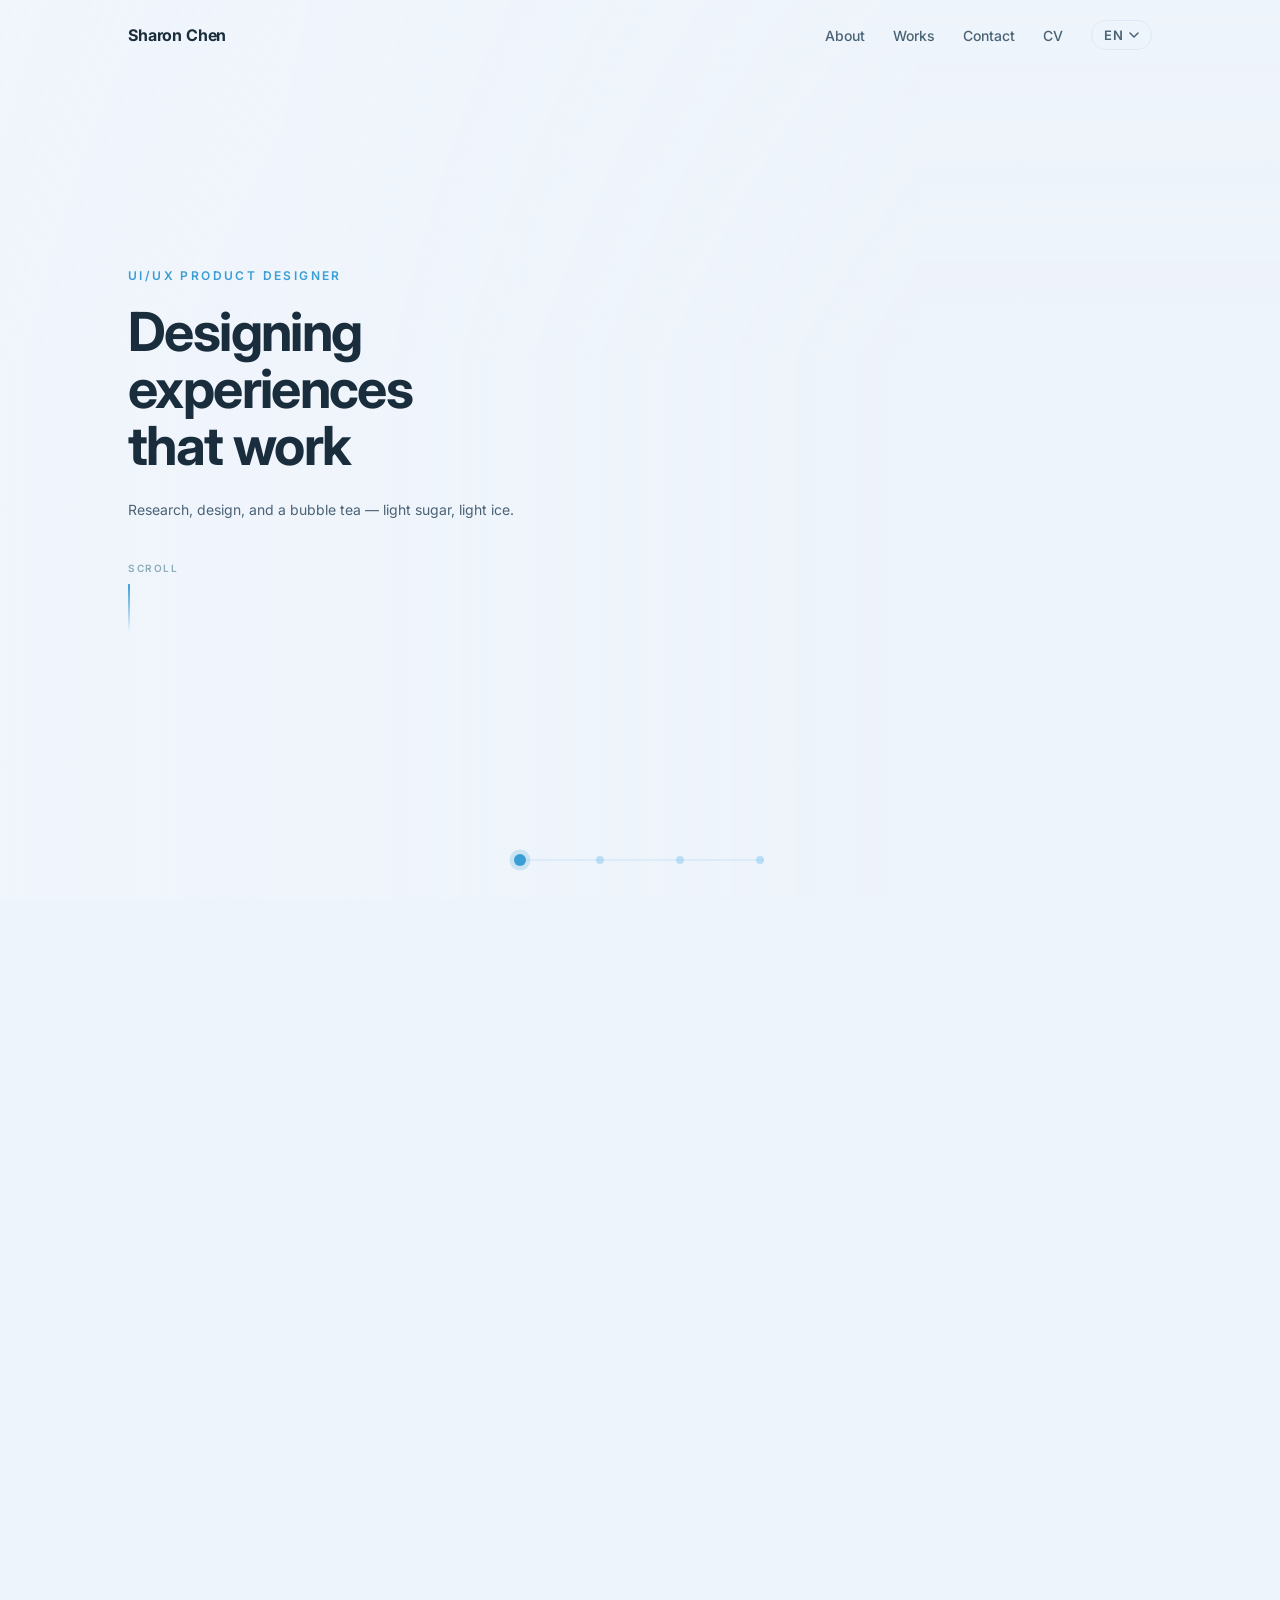
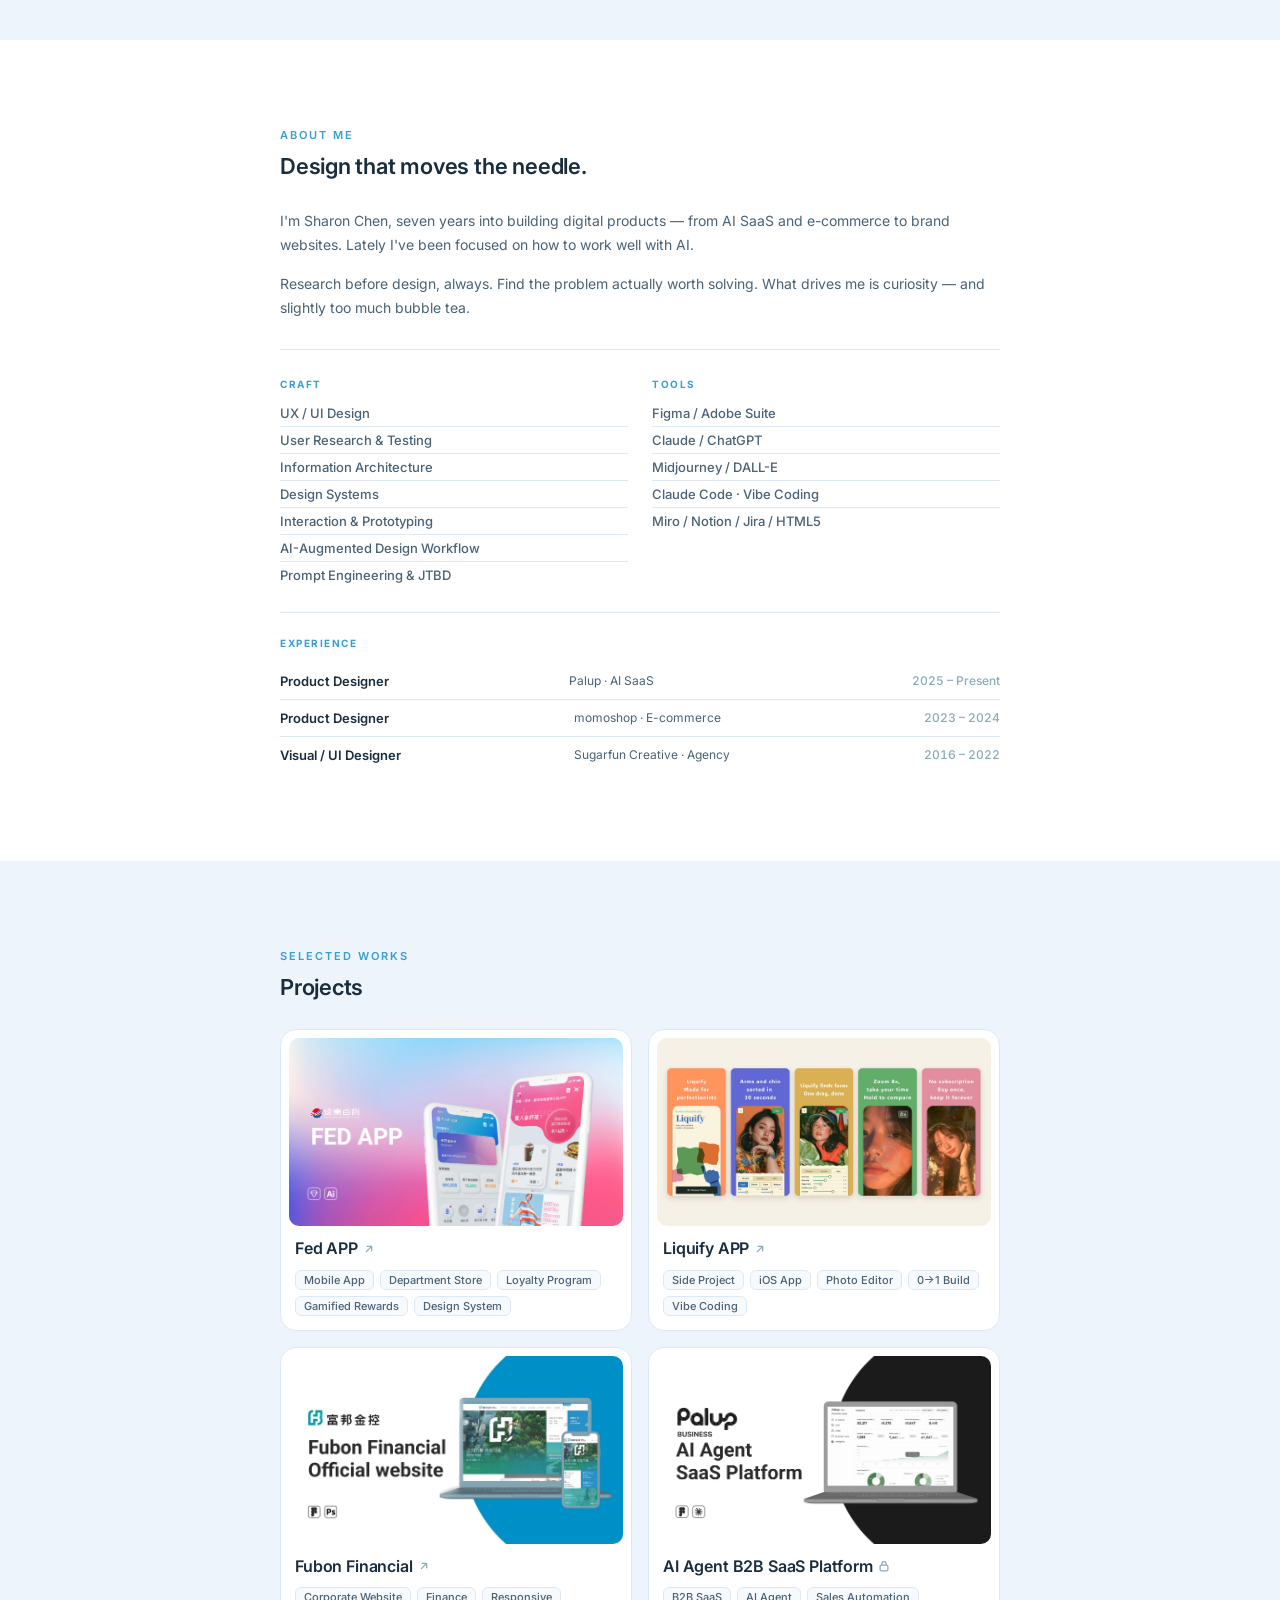
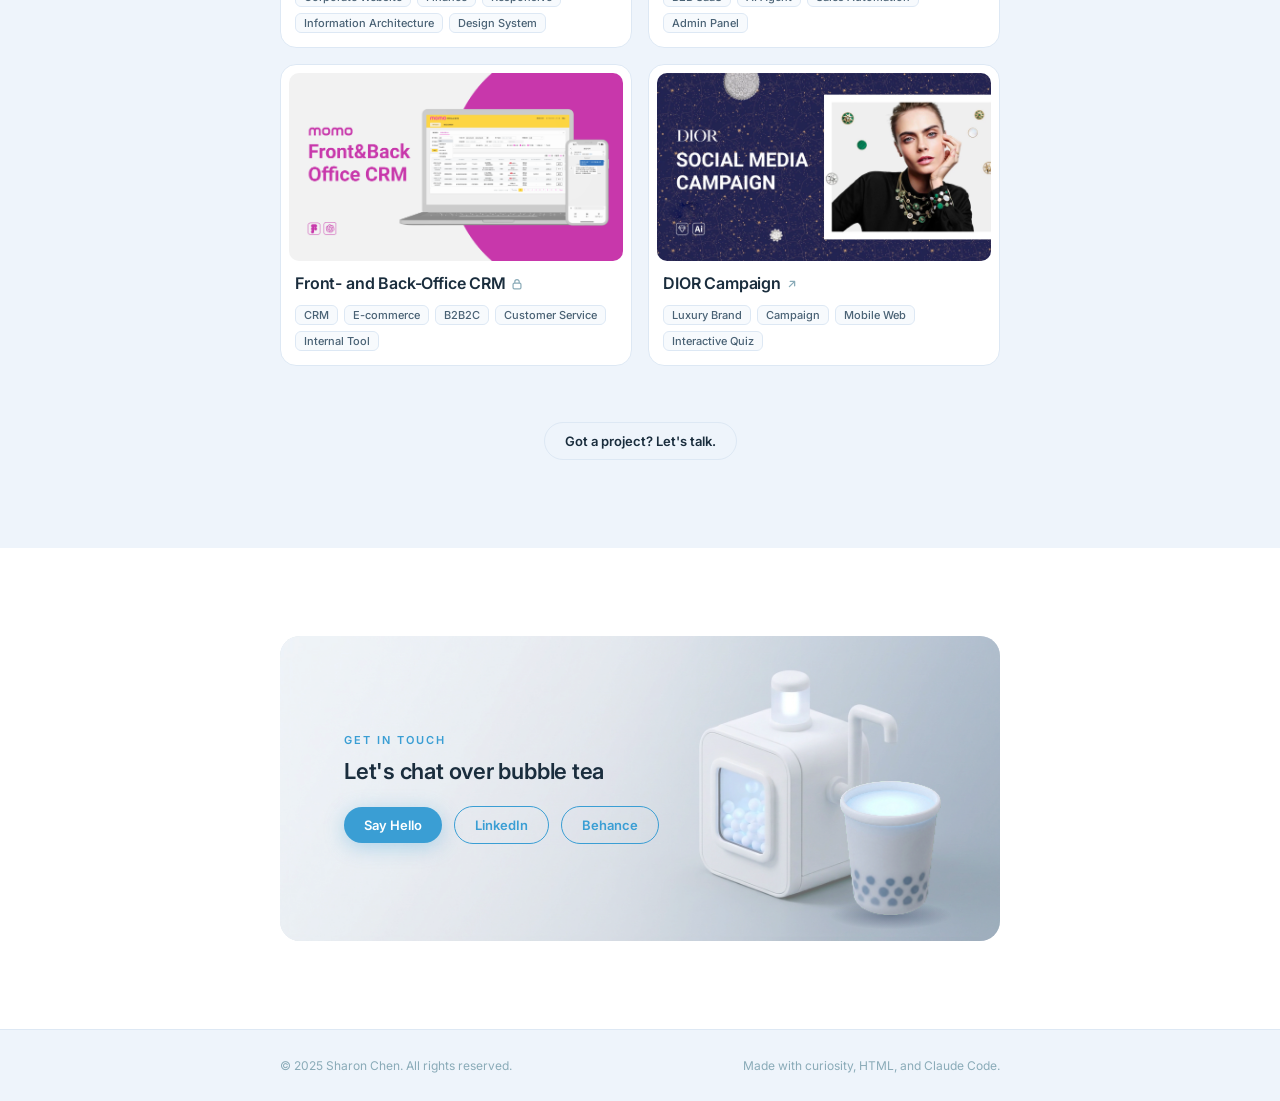
<file: index.html>
<!DOCTYPE html>
<html lang="en">
<head>
  <meta charset="UTF-8" />
  <meta name="viewport" content="width=device-width, initial-scale=1.0" />
  <title>Sharon Chen — UI/UX Product Designer</title>
  <link rel="icon" href="assets/img/cube.ico" sizes="32x32" />
  <script src="assets/js/analytics.js"></script>
  <link rel="preconnect" href="https://fonts.googleapis.com" />
  <link rel="preconnect" href="https://fonts.gstatic.com" crossorigin />
  <link href="https://fonts.googleapis.com/css2?family=Inter:wght@300;400;500;600;700&display=swap" rel="stylesheet" />
  <link rel="stylesheet" href="assets/css/style.css" />
</head>
<body>

  <!-- NAV -->
  <nav class="nav" id="nav">
    <div class="nav__inner">
      <a href="#hero" class="nav__logo">Sharon Chen</a>
      <button class="nav__toggle" id="navToggle" type="button" aria-label="Menu" aria-expanded="false" aria-controls="navLinks">
        <span></span><span></span><span></span>
      </button>
      <ul class="nav__links" id="navLinks">
        <li><a href="#about" data-zh="關於">About</a></li>
        <li><a href="#works" data-zh="作品">Works</a></li>
        <li><a href="#contact" data-zh="聯絡">Contact</a></li>
        <li><a href="resume-sharonchen-en.pdf" data-href-zh="resume-sharonchen-ch.pdf" target="_blank" rel="noopener" data-zh="履歷">CV</a></li>
        <li class="lang-switch" id="langSwitch">
          <button class="lang-switch__btn" id="langBtn" type="button" aria-haspopup="listbox" aria-expanded="false" aria-label="Language">
            <span id="langCurrent">EN</span>
            <svg class="lang-switch__chev" width="10" height="6" viewBox="0 0 10 6" fill="none" aria-hidden="true"><path d="M1 1l4 4 4-4" stroke="currentColor" stroke-width="1.5" stroke-linecap="round" stroke-linejoin="round"/></svg>
          </button>
          <ul class="lang-switch__menu" id="langMenu" role="listbox" aria-label="Language">
            <li><button class="lang-switch__opt" type="button" data-lang="en" role="option">English</button></li>
            <li><button class="lang-switch__opt" type="button" data-lang="zh" role="option">中文</button></li>
          </ul>
        </li>
      </ul>
    </div>
  </nav>

  <!-- HERO SCROLL CONTAINER -->
  <div class="hero-scroll" id="hero">

    <!-- Sticky viewport -->
    <div class="hero-sticky">

      <!-- Video background -->
      <div class="hero__video-wrap">
        <video
          class="hero__video"
          id="heroVideo"
          src="hero-seedance.mp4"
          autoplay muted loop playsinline preload="auto"
        ></video>
        <div class="hero__overlay" id="heroOverlay"></div>
      </div>

      <!-- Chapter panels -->
      <div class="hero__chapters">

        <!-- Intro panel (before chapters) -->
        <div class="hero__panel hero__panel--intro" id="panelIntro">
          <p class="hero__eyebrow" data-zh="UI/UX 產品設計師">UI/UX Product Designer</p>
          <h1 class="hero__title" data-zh="打造<br/>真正有效的<br/>體驗">
            Designing<br/>experiences<br/>that work
          </h1>
          <p class="hero__sub" data-zh="研究、設計，以及來一杯珍奶微微。">Research, design, and a bubble tea — light sugar, light ice.</p>
          <div class="hero__scroll-hint">
            <span data-zh="捲動">Scroll</span>
            <div class="hero__scroll-line"></div>
          </div>
        </div>

        <!-- Chapter 01: Creativity -->
        <div class="hero__panel" id="panel01">
          <div class="chapter-badge">
            <span class="chapter-badge__num">01</span>
            <span class="chapter-badge__label" data-zh="創意發想">Creativity</span>
          </div>
          <h2 class="hero__chapter-title" data-zh="創意靈感<br/>來自<br/>生活的累積">Ideas<br/>grow from<br/>everyday life</h2>
          <p class="hero__chapter-sub" data-zh="最好的點子都藏在生活的小事裡。">The best ideas hide in everyday things.</p>
          <ul class="chapter-tags">
            <li data-zh="使用者研究">User Research</li>
            <li data-zh="概念發想">Ideation</li>
            <li data-zh="草圖構思">Concept Sketching</li>
          </ul>
        </div>

        <!-- Chapter 02: Data Analysis -->
        <div class="hero__panel" id="panel02">
          <div class="chapter-badge">
            <span class="chapter-badge__num">02</span>
            <span class="chapter-badge__label" data-zh="數據分析">Data Analysis</span>
          </div>
          <h2 class="hero__chapter-title" data-zh="用數據說話<br/>讓設計有策略">Let data<br/>shape<br/>strategy</h2>
          <p class="hero__chapter-sub" data-zh="數據不只是驗證，更是方向。">Data isn't just validation — it's direction.</p>
          <ul class="chapter-tags">
            <li data-zh="可用性測試">Usability Testing</li>
            <li data-zh="漏斗分析">Funnel Analysis</li>
            <li data-zh="A/B 測試">A/B Testing</li>
          </ul>
        </div>

        <!-- Chapter 03: Design Output -->
        <div class="hero__panel" id="panel03">
          <div class="chapter-badge">
            <span class="chapter-badge__num">03</span>
            <span class="chapter-badge__label" data-zh="設計產出">Design Output</span>
          </div>
          <h2 class="hero__chapter-title" data-zh="每個像素<br/>都有<br/>它的理由">Every pixel<br/>has a<br/>reason</h2>
          <p class="hero__chapter-sub" data-zh="魔鬼藏在細節裡，設計師 aka 鷹眼專家。">The devil's in the details. Designer, aka eagle-eye specialist.</p>
          <ul class="chapter-tags">
            <li data-zh="UI 設計">UI Design</li>
            <li data-zh="設計系統">Design Systems</li>
            <li data-zh="開發交付">Dev Handoff</li>
          </ul>
          <a href="#works" class="btn btn--primary hero__cta" data-zh="查看作品">View My Work</a>
        </div>

      </div>

      <!-- Right: progress indicator -->
      <nav class="chapter-nav" aria-label="Chapters">
        <!-- Row: track behind dots -->
        <div class="chapter-nav__row">
          <div class="chapter-nav__track">
            <div class="chapter-nav__fill" id="chapterFill"></div>
          </div>
          <ul class="chapter-nav__items">
            <li class="chapter-nav__item" data-chapter="0">
              <button class="chapter-nav__dot" aria-label="Intro"></button>
            </li>
            <li class="chapter-nav__item" data-chapter="1">
              <button class="chapter-nav__dot" aria-label="Creativity"></button>
              <span class="chapter-nav__label" data-zh="創意發想">Creativity</span>
            </li>
            <li class="chapter-nav__item" data-chapter="2">
              <button class="chapter-nav__dot" aria-label="Data Analysis"></button>
              <span class="chapter-nav__label" data-zh="數據分析">Data Analysis</span>
            </li>
            <li class="chapter-nav__item" data-chapter="3">
              <button class="chapter-nav__dot" aria-label="Design Output"></button>
              <span class="chapter-nav__label" data-zh="設計產出">Design Output</span>
            </li>
          </ul>
        </div>
      </nav>

      <!-- Scroll progress bar (top) -->
      <div class="hero__progress-bar" id="heroProgressBar"></div>

    </div><!-- /hero-sticky -->
  </div><!-- /hero-scroll -->

  <!-- ABOUT -->
  <section class="about section" id="about">
    <div class="container">
      <div class="about__grid">
        <div class="about__left">
          <p class="label" data-zh="關於我">About Me</p>
          <h2 class="section-title" data-zh="帶來實質改變的設計">Design that moves the needle.</h2>
        </div>
        <div class="about__right">
          <p class="about__bio" data-zh="嗨！我是 Sharon，七年的數位產品開發經驗。過去做過 AI SaaS、電商到品牌官網建置。最近專注於怎麼跟 AI 好好共事。">
            I'm Sharon Chen, seven years into building digital products — from AI SaaS and
            e-commerce to brand websites. Lately I've been focused on how to work well with AI.
          </p>
          <p class="about__bio" data-zh="永遠先做研究再做設計。找出真正值得解的問題。驅動我的是好奇心，還有喝有點多的手搖飲。">
            Research before design, always. Find the problem actually worth solving. What
            drives me is curiosity — and slightly too much bubble tea.
          </p>
          <div class="about__skills">
            <div class="skill-group">
              <p class="skill-group__title" data-zh="專業能力">Craft</p>
              <ul>
                <li data-zh="UX / UI 設計">UX / UI Design</li>
                <li data-zh="使用者研究與測試">User Research &amp; Testing</li>
                <li data-zh="資訊架構">Information Architecture</li>
                <li data-zh="設計系統">Design Systems</li>
                <li data-zh="互動與原型">Interaction &amp; Prototyping</li>
                <li data-zh="AI 輔助設計流程">AI-Augmented Design Workflow</li>
                <li data-zh="提示工程與 JTBD">Prompt Engineering &amp; JTBD</li>
              </ul>
            </div>
            <div class="skill-group">
              <p class="skill-group__title" data-zh="工具">Tools</p>
              <ul>
                <li>Figma / Adobe Suite</li>
                <li>Claude / ChatGPT</li>
                <li>Midjourney / DALL-E</li>
                <li>Claude Code · Vibe Coding</li>
                <li>Miro / Notion / Jira / HTML5</li>
              </ul>
            </div>
          </div>
          <div class="about__experience">
            <p class="skill-group__title" data-zh="工作經歷">Experience</p>
            <ul class="about__exp-list">
              <li>
                <span class="exp__role" data-zh="Product Designer">Product Designer</span>
                <span class="exp__company">Palup · AI SaaS</span>
                <span class="exp__year" data-zh="2025 – 至今">2025 – Present</span>
              </li>
              <li>
                <span class="exp__role" data-zh="Product Designer">Product Designer</span>
                <span class="exp__company" data-zh="momoshop · 電商">momoshop · E-commerce</span>
                <span class="exp__year">2023 – 2024</span>
              </li>
              <li>
                <span class="exp__role" data-zh="視覺 / UI 設計師">Visual / UI Designer</span>
                <span class="exp__company" data-zh="Sugarfun Creative · 代理商">Sugarfun Creative · Agency</span>
                <span class="exp__year">2016 – 2022</span>
              </li>
            </ul>
          </div>
        </div>
      </div>
    </div>
  </section>

  <!-- WORKS -->
  <section class="works section" id="works">
    <div class="container">
      <div class="works__header">
        <p class="label" data-zh="精選作品">Selected Works</p>
        <h2 class="section-title" data-zh="作品">Projects</h2>
      </div>

      <div class="works__grid">

        <!-- Case 1: Fed APP -->
        <article class="work-card work-card--featured" data-index="01">
          <a href="works/fed-app.html" class="work-card__img-wrap" style="view-transition-name: case-hero; display: block;">
            <img class="work-card__img" src="assets/img/fed-app/fed-1.webp" alt="Fed APP case study cover" loading="lazy" />
          </a>
          <div class="work-card__body">
            <div class="work-card__head">
              <h3 class="work-card__title">Fed APP</h3>
              <svg class="work-card__arrow" viewBox="0 0 16 16" aria-hidden="true"><path d="M5 11 11 5M6 5h5v5" fill="none" stroke="currentColor" stroke-width="1.5" stroke-linecap="round" stroke-linejoin="round"/></svg>
            </div>
            <div class="work-card__meta">
              <span class="tag" data-zh="App">Mobile App</span>
              <span class="tag" data-zh="零售百貨">Department Store</span>
              <span class="tag" data-zh="會員集點">Loyalty Program</span>
              <span class="tag" data-zh="遊戲賺點">Gamified Rewards</span>
              <span class="tag">Design System</span>
            </div>
          </div>
        </article>

        <!-- Case 1b: Liquify APP (side project) — links to the App Store -->
        <article class="work-card" data-index="02">
          <a href="https://apps.apple.com/app/id6812683646" class="work-card__img-wrap" target="_blank" rel="noopener" style="display:block;">
            <img class="work-card__img" src="assets/img/liquify/cover.webp" data-src-zh="assets/img/liquify/cover-zh.webp" alt="Liquify APP — App Store screenshots" loading="lazy" />
          </a>
          <div class="work-card__body">
            <div class="work-card__head">
              <h3 class="work-card__title">Liquify APP</h3>
              <svg class="work-card__arrow" viewBox="0 0 16 16" aria-hidden="true"><path d="M5 11 11 5M6 5h5v5" fill="none" stroke="currentColor" stroke-width="1.5" stroke-linecap="round" stroke-linejoin="round"/></svg>
            </div>
            <div class="work-card__meta">
              <span class="tag">Side Project</span>
              <span class="tag">iOS App</span>
              <span class="tag" data-zh="修圖工具">Photo Editor</span>
              <span class="tag" data-zh="0 到 1 建置">0→1 Build</span>
              <span class="tag">Vibe Coding</span>
            </div>
          </div>
        </article>

        <!-- Case 2: Fubon Financial -->
        <article class="work-card" data-index="02">
          <a href="works/fubon.html" class="work-card__img-wrap" style="display:block;">
            <img class="work-card__img" src="assets/img/fubon/fubon-1.webp" alt="Fubon Financial website redesign cover" loading="lazy" />
          </a>
          <div class="work-card__body">
            <div class="work-card__head">
              <h3 class="work-card__title">Fubon Financial</h3>
              <svg class="work-card__arrow" viewBox="0 0 16 16" aria-hidden="true"><path d="M5 11 11 5M6 5h5v5" fill="none" stroke="currentColor" stroke-width="1.5" stroke-linecap="round" stroke-linejoin="round"/></svg>
            </div>
            <div class="work-card__meta">
              <span class="tag" data-zh="企業官網">Corporate Website</span>
              <span class="tag" data-zh="金融">Finance</span>
              <span class="tag" data-zh="響應式">Responsive</span>
              <span class="tag" data-zh="資訊架構">Information Architecture</span>
              <span class="tag" data-zh="設計系統">Design System</span>
            </div>
          </div>
        </article>

        <!-- Case 3: AI Agent B2B SaaS (protected page) -->
        <article class="work-card work-card--locked" data-index="05">
          <a href="works/backend.html" class="work-card__img-wrap" style="display:block;">
            <img class="work-card__img" src="assets/img/backend/000.png" alt="AI Agent B2B SaaS platform cover" loading="lazy" />
          </a>
          <div class="work-card__body">
            <div class="work-card__head">
              <h3 class="work-card__title" data-zh="AI Agent B2B SaaS 平台">AI Agent B2B SaaS Platform</h3>
              <svg class="work-card__arrow work-card__arrow--lock" viewBox="0 0 16 16" aria-hidden="true"><rect x="3.5" y="7" width="9" height="6.5" rx="1.5" fill="none" stroke="currentColor" stroke-width="1.4"/><path d="M5.5 7V5.5a2.5 2.5 0 0 1 5 0V7" fill="none" stroke="currentColor" stroke-width="1.4"/></svg>
            </div>
            <div class="work-card__meta">
              <span class="tag">B2B SaaS</span>
              <span class="tag">AI Agent</span>
              <span class="tag" data-zh="銷售自動化">Sales Automation</span>
              <span class="tag" data-zh="管理後台">Admin Panel</span>
            </div>
          </div>
        </article>

        <!-- Case 4: momo (protected page) — takes UNIQLO's slot -->
        <article class="work-card work-card--locked" data-index="03">
          <a href="works/momo.html" class="work-card__img-wrap" style="display:block;">
            <img class="work-card__img" src="assets/img/momo/0.png" alt="momo 問問 — Front- and Back-Office CRM cover" loading="lazy" />
          </a>
          <div class="work-card__body">
            <div class="work-card__head">
              <h3 class="work-card__title" data-zh="momo 問問 前後台CRM系統">Front- and Back-Office CRM</h3>
              <svg class="work-card__arrow work-card__arrow--lock" viewBox="0 0 16 16" aria-hidden="true"><rect x="3.5" y="7" width="9" height="6.5" rx="1.5" fill="none" stroke="currentColor" stroke-width="1.4"/><path d="M5.5 7V5.5a2.5 2.5 0 0 1 5 0V7" fill="none" stroke="currentColor" stroke-width="1.4"/></svg>
            </div>
            <div class="work-card__meta">
              <span class="tag">CRM</span>
              <span class="tag" data-zh="電商">E-commerce</span>
              <span class="tag">B2B2C</span>
              <span class="tag" data-zh="客服">Customer Service</span>
              <span class="tag" data-zh="內部工具">Internal Tool</span>
            </div>
          </div>
        </article>

        <!-- Case 4: UNIQLO — hidden (replaced by momo); restore by removing these comment markers -->
        <!--
        <article class="work-card" data-index="03">
          <a href="works/uniqlo.html" class="work-card__img-wrap" style="display:block;">
            <img class="work-card__img" src="assets/img/uniqlo/uniqlo-1.webp" alt="UNIQLO social media campaign cover" loading="lazy" />
          </a>
          <div class="work-card__body">
            <div class="work-card__meta">
              <span class="tag" data-zh="行銷企劃">Campaign</span>
              <span class="tag" data-zh="視覺設計">Visual Design</span>
            </div>
            <h3 class="work-card__title">UNIQLO Campaign</h3>
          </div>
        </article>
        -->

        <!-- Case 4: DIOR -->
        <article class="work-card" data-index="04">
          <a href="works/dior.html" class="work-card__img-wrap" style="display:block;">
            <img class="work-card__img" src="assets/img/dior/dior-1.webp" alt="DIOR social media campaign cover" loading="lazy" />
          </a>
          <div class="work-card__body">
            <div class="work-card__head">
              <h3 class="work-card__title">DIOR Campaign</h3>
              <svg class="work-card__arrow" viewBox="0 0 16 16" aria-hidden="true"><path d="M5 11 11 5M6 5h5v5" fill="none" stroke="currentColor" stroke-width="1.5" stroke-linecap="round" stroke-linejoin="round"/></svg>
            </div>
            <div class="work-card__meta">
              <span class="tag" data-zh="精品品牌">Luxury Brand</span>
              <span class="tag" data-zh="行銷企劃">Campaign</span>
              <span class="tag" data-zh="行動網頁">Mobile Web</span>
              <span class="tag" data-zh="互動測驗">Interactive Quiz</span>
            </div>
          </div>
        </article>

      </div>

      <div class="works__footer">
        <a href="#contact" class="btn btn--ghost" data-zh="有專案？聊聊吧。">Got a project? Let's talk.</a>
      </div>
    </div>
  </section>

  <!-- CONTACT -->
  <section class="contact section" id="contact">
    <div class="container">
      <div class="contact__banner">
        <div class="contact__overlay">
          <p class="label" data-zh="聯絡我">Get In Touch</p>
          <h2 class="section-title contact__title" data-zh="來個 bubble tea chat 吧">Let's chat over bubble tea</h2>
          <div class="contact__links">
            <a href="mailto:howluoeyes@gmail.com" class="btn btn--primary" data-zh="打聲招呼">Say Hello</a>
            <a href="https://linkedin.com/in/sharon-YCH" class="btn btn--ghost" target="_blank" rel="noopener">LinkedIn</a>
            <a href="https://www.behance.net/howluoeyesd200" class="btn btn--ghost" target="_blank" rel="noopener">Behance</a>
          </div>
        </div>
        <div class="contact__stage" id="bobaBanner">
          <img id="bobaSrc" class="boba__src" src="assets/img/boba/boba-machine-bg2.jpg" alt="" />
          <canvas id="bobaCanvas" class="boba__canvas"></canvas>
          <div class="hotspot" id="bobaHotspot" aria-hidden="true"></div>
        </div>
      </div>
    </div>
  </section>

  <!-- FOOTER -->
  <footer class="footer">
    <div class="container">
      <p class="footer__copy" data-zh="© 2025 Sharon Chen. 版權所有。">© 2025 Sharon Chen. All rights reserved.</p>
      <p class="footer__craft" data-zh="用好奇心、HTML 和 Claude Code 寫成。">Made with curiosity, HTML, and Claude Code.</p>
    </div>
  </footer>

  <script src="assets/js/main.js"></script>
  <script src="assets/js/i18n.js"></script>
  <script src="assets/js/boba-banner.js"></script>
</body>
</html>
</file>
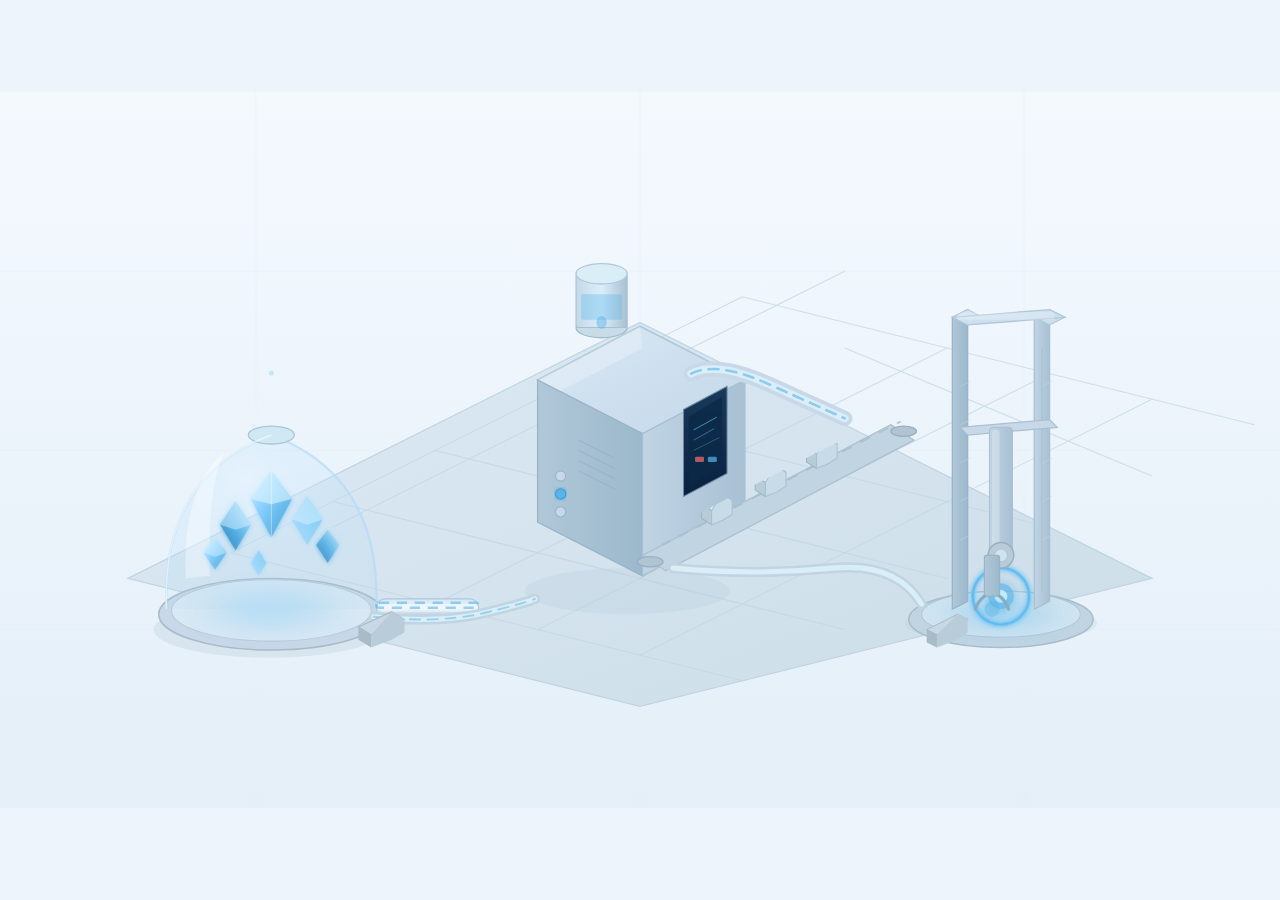
<file: factory-demo.html>
<!DOCTYPE html>
<html lang="en">
<head>
<meta charset="UTF-8"/>
<title>CSS Factory Demo</title>
<style>
* { margin:0; padding:0; box-sizing:border-box; }
body { background:#eef4fb; display:flex; align-items:center; justify-content:center; min-height:100vh; }

/* ── Animations ─────────────────────────── */
@keyframes crystalPulse {
  0%,100% { opacity:.65; filter:drop-shadow(0 0 5px #5ab4e8) drop-shadow(0 0 2px #fff); }
  50%      { opacity:1;   filter:drop-shadow(0 0 14px #5ab4e8) drop-shadow(0 0 6px #88d4ff); }
}
@keyframes ringExpand {
  0%   { r:22; opacity:.9; stroke-width:2.5; }
  100% { r:68; opacity:0;  stroke-width:.5; }
}
@keyframes conveyorDash {
  0%   { stroke-dashoffset:0; }
  100% { stroke-dashoffset:-48; }
}
@keyframes boxMove {
  0%   { transform:translate(0,0); opacity:1; }
  80%  { opacity:1; }
  100% { transform:translate(-88px,44px); opacity:0; }
}
@keyframes liquidDrop {
  0%,30%  { transform:translateY(0); opacity:.8; }
  80%,100%{ transform:translateY(34px); opacity:0; }
}
@keyframes armSway {
  0%,100% { transform:rotate(-2deg); }
  50%     { transform:rotate(2deg); }
}
@keyframes pipePulse {
  0%,100% { stroke-dashoffset:120; }
  50%     { stroke-dashoffset:0; }
}
@keyframes domeBreath {
  0%,100% { opacity:.52; }
  50%     { opacity:.72; }
}
@keyframes screenFlicker {
  0%,95%,100% { opacity:1; }
  97%         { opacity:.5; }
}
@keyframes ledBlink {
  0%,49%,51%,100% { fill:#ff6b6b; }
  50%             { fill:#ff0000; }
}
@keyframes particleFloat {
  0%   { transform:translate(0,0); opacity:.8; }
  100% { transform:translate(var(--tx),var(--ty)); opacity:0; }
}

.crystal { animation: crystalPulse 2.8s ease-in-out infinite; }
.c2 { animation-delay:.6s; }
.c3 { animation-delay:1.2s; }
.c4 { animation-delay:.3s; }
.c5 { animation-delay:1.8s; }
.c6 { animation-delay:.9s; }

.ring1 { animation: ringExpand 2.4s ease-out infinite; transform-origin:782px 394px; transform-box:view-box; }
.ring2 { animation: ringExpand 2.4s ease-out .8s infinite; transform-origin:782px 394px; transform-box:view-box; }
.ring3 { animation: ringExpand 2.4s ease-out 1.6s infinite; transform-origin:782px 394px; transform-box:view-box; }

.conveyor-dash { animation: conveyorDash 1.2s linear infinite; }
.box1 { animation: boxMove 3s linear infinite; }
.box2 { animation: boxMove 3s linear 1s infinite; }
.box3 { animation: boxMove 3s linear 2s infinite; }

.liquid { animation: liquidDrop 1.8s ease-in infinite; }

.arm-group { animation: armSway 4s ease-in-out infinite; transform-origin:782px 260px; transform-box:view-box; }

.pipe-flow {
  stroke-dasharray:8 6;
  animation: pipePulse 3s ease-in-out infinite;
}
.dome-glass { animation: domeBreath 4s ease-in-out infinite; }
.screen-inner { animation: screenFlicker 8s infinite; }
.led { animation: ledBlink 1.2s infinite; }
</style>
</head>
<body>
<svg viewBox="0 0 1000 560" width="100%" style="max-height:100vh" xmlns="http://www.w3.org/2000/svg">
<defs>
  <!-- Background -->
  <linearGradient id="bg" x1="0" y1="0" x2="0" y2="1">
    <stop offset="0%" stop-color="#f4f9fe"/>
    <stop offset="100%" stop-color="#e4eff8"/>
  </linearGradient>

  <!-- Floor tile shades -->
  <linearGradient id="floorA" x1="0" y1="0" x2="1" y2="1">
    <stop offset="0%" stop-color="#ddeaf5"/>
    <stop offset="100%" stop-color="#ccdde8"/>
  </linearGradient>
  <linearGradient id="floorB" x1="0" y1="0" x2="1" y2="0">
    <stop offset="0%" stop-color="#ccdde8"/>
    <stop offset="100%" stop-color="#bcccd8"/>
  </linearGradient>

  <!-- Dome -->
  <radialGradient id="domeGrad" cx="38%" cy="25%" r="75%">
    <stop offset="0%" stop-color="rgba(225,242,255,0.60)"/>
    <stop offset="60%" stop-color="rgba(190,225,248,0.28)"/>
    <stop offset="100%" stop-color="rgba(160,210,240,0.10)"/>
  </radialGradient>
  <radialGradient id="domeBase" cx="50%" cy="50%" r="50%">
    <stop offset="0%" stop-color="#88d4ff" stop-opacity=".6"/>
    <stop offset="100%" stop-color="#5ab4e8" stop-opacity="0"/>
  </radialGradient>

  <!-- Crystal -->
  <linearGradient id="crA" x1="0" y1="0" x2="1" y2="1">
    <stop offset="0%" stop-color="#e0f4ff"/>
    <stop offset="40%" stop-color="#88d0ff"/>
    <stop offset="100%" stop-color="#3a9ed4"/>
  </linearGradient>
  <linearGradient id="crB" x1="1" y1="0" x2="0" y2="1">
    <stop offset="0%" stop-color="#c8eaff"/>
    <stop offset="50%" stop-color="#5ab4e8"/>
    <stop offset="100%" stop-color="#1a7ab8"/>
  </linearGradient>
  <linearGradient id="crC" x1="0" y1="1" x2="1" y2="0">
    <stop offset="0%" stop-color="#aadcff"/>
    <stop offset="100%" stop-color="#78c8f0"/>
  </linearGradient>

  <!-- Machine faces -->
  <linearGradient id="machTop" x1="0" y1="0" x2="1" y2="1">
    <stop offset="0%" stop-color="#d8e8f4"/>
    <stop offset="100%" stop-color="#c4d8ea"/>
  </linearGradient>
  <linearGradient id="machLeft" x1="0" y1="0" x2="1" y2="0">
    <stop offset="0%" stop-color="#b0c8d8"/>
    <stop offset="100%" stop-color="#9cb8cc"/>
  </linearGradient>
  <linearGradient id="machRight" x1="0" y1="0" x2="1" y2="0">
    <stop offset="0%" stop-color="#c0d4e4"/>
    <stop offset="100%" stop-color="#a8c0d4"/>
  </linearGradient>

  <!-- Screen -->
  <linearGradient id="screenGrad" x1="0" y1="0" x2="0" y2="1">
    <stop offset="0%" stop-color="#1a3a5a"/>
    <stop offset="100%" stop-color="#0a2040"/>
  </linearGradient>

  <!-- Glow ring -->
  <radialGradient id="ringGlow" cx="50%" cy="50%" r="50%">
    <stop offset="0%" stop-color="#5ab4e8" stop-opacity=".8"/>
    <stop offset="100%" stop-color="#5ab4e8" stop-opacity="0"/>
  </radialGradient>
  <radialGradient id="platformGlow" cx="50%" cy="50%" r="50%">
    <stop offset="0%" stop-color="#88d4ff" stop-opacity=".7"/>
    <stop offset="70%" stop-color="#5ab4e8" stop-opacity=".2"/>
    <stop offset="100%" stop-color="#5ab4e8" stop-opacity="0"/>
  </radialGradient>

  <!-- Pipe -->
  <linearGradient id="pipeH" x1="0" y1="0" x2="0" y2="1">
    <stop offset="0%" stop-color="#d4e8f4"/>
    <stop offset="50%" stop-color="#eaf4fc"/>
    <stop offset="100%" stop-color="#b8ccd8"/>
  </linearGradient>
  <linearGradient id="pipeV" x1="0" y1="0" x2="1" y2="0">
    <stop offset="0%" stop-color="#c4d8e8"/>
    <stop offset="50%" stop-color="#daeefa"/>
    <stop offset="100%" stop-color="#a8c0d2"/>
  </linearGradient>

  <!-- Glow filter -->
  <filter id="glow" x="-40%" y="-40%" width="180%" height="180%">
    <feGaussianBlur in="SourceGraphic" stdDeviation="5" result="b"/>
    <feMerge><feMergeNode in="b"/><feMergeNode in="SourceGraphic"/></feMerge>
  </filter>
  <filter id="softBlur" x="-30%" y="-30%" width="160%" height="160%">
    <feGaussianBlur in="SourceGraphic" stdDeviation="8"/>
  </filter>
  <filter id="tinyGlow">
    <feGaussianBlur in="SourceGraphic" stdDeviation="2" result="b"/>
    <feMerge><feMergeNode in="b"/><feMergeNode in="SourceGraphic"/></feMerge>
  </filter>

  <!-- Conveyor clip -->
  <clipPath id="convClip">
    <polygon points="510,348 696,252 714,265 528,362"/>
  </clipPath>
</defs>

<!-- ════════════════════════════════════
     BACKGROUND
════════════════════════════════════ -->
<rect width="1000" height="560" fill="url(#bg)"/>

<!-- subtle grid lines in bg -->
<g stroke="#dce8f2" stroke-width=".5" opacity=".5">
  <line x1="0" y1="140" x2="1000" y2="140"/>
  <line x1="0" y1="280" x2="1000" y2="280"/>
  <line x1="0" y1="420" x2="1000" y2="420"/>
  <line x1="200" y1="0" x2="200" y2="560"/>
  <line x1="500" y1="0" x2="500" y2="560"/>
  <line x1="800" y1="0" x2="800" y2="560"/>
</g>

<!-- ════════════════════════════════════
     ISOMETRIC FLOOR
════════════════════════════════════ -->
<!-- Main floor rhombus -->
<polygon points="100,380 500,180 900,380 500,480"
         fill="url(#floorA)" stroke="#c0d4e2" stroke-width="1"/>

<!-- Floor grid lines (x-axis) -->
<g stroke="#c0d4e2" stroke-width=".8" opacity=".7">
  <line x1="180" y1="360" x2="580" y2="160"/>
  <line x1="260" y1="340" x2="660" y2="140"/><!-- top edge -->
  <line x1="340" y1="400" x2="740" y2="200"/>
  <line x1="420" y1="420" x2="820" y2="220"/>
  <line x1="500" y1="440" x2="900" y2="240"/>
  <!-- y-axis lines -->
  <line x1="180" y1="360" x2="580" y2="460"/>
  <line x1="260" y1="320" x2="660" y2="420"/>
  <line x1="340" y1="280" x2="740" y2="380"/>
  <line x1="420" y1="240" x2="820" y2="340"/>
  <line x1="580" y1="160" x2="980" y2="260"/>
  <line x1="660" y1="200" x2="900" y2="300"/><!-- clamp -->
</g>

<!-- Floor shadow under machines -->
<ellipse cx="210" cy="420" rx="90" ry="22" fill="#a8c0d0" opacity=".25"/>
<ellipse cx="490" cy="390" rx="80" ry="18" fill="#a8c0d0" opacity=".20"/>
<ellipse cx="782" cy="415" rx="75" ry="16" fill="#a8c0d0" opacity=".20"/>

<!-- ════════════════════════════════════
     LEFT: GLASS DOME
════════════════════════════════════ -->

<!-- Dome platform -->
<ellipse cx="212" cy="408" rx="88" ry="28" fill="#c8d8e8" stroke="#a8bcc8" stroke-width="1.2"/>
<ellipse cx="212" cy="405" rx="78" ry="24" fill="#d8e8f4" stroke="#b8ccd8" stroke-width=".8"/>

<!-- Dome base glow -->
<ellipse cx="212" cy="405" rx="64" ry="20" fill="url(#domeBase)" filter="url(#softBlur)" opacity=".8"/>

<!-- Dome glass structure -->
<path d="M 130,404 Q 126,300 212,268 Q 298,300 294,404"
      fill="url(#domeGrad)" stroke="rgba(180,220,250,0.7)" stroke-width="1.8" class="dome-glass"/>

<!-- Dome rim top -->
<ellipse cx="212" cy="268" rx="18" ry="7" fill="#d0e8f4" stroke="#a8c8d8" stroke-width="1"/>

<!-- Dome highlight streak -->
<path d="M 145,380 Q 142,310 175,282 Q 162,308 164,378"
      fill="rgba(255,255,255,0.35)" stroke="none"/>

<!-- Crystals inside dome -->
<!-- Crystal 1 (large center) -->
<g class="crystal" filter="url(#tinyGlow)">
  <polygon points="212,296 228,318 212,348 196,318" fill="url(#crA)" opacity=".9"/>
  <polygon points="212,296 228,318 212,322 196,318" fill="rgba(220,245,255,0.6)"/>
  <line x1="212" y1="296" x2="212" y2="348" stroke="rgba(255,255,255,0.4)" stroke-width=".8"/>
</g>
<!-- Crystal 2 -->
<g class="crystal c2" filter="url(#tinyGlow)">
  <polygon points="184,320 196,338 184,358 172,338" fill="url(#crB)" opacity=".85"/>
  <polygon points="184,320 196,338 184,342 172,338" fill="rgba(210,240,255,0.5)"/>
</g>
<!-- Crystal 3 -->
<g class="crystal c3" filter="url(#tinyGlow)">
  <polygon points="240,316 252,334 240,354 228,334" fill="url(#crC)" opacity=".85"/>
  <polygon points="240,316 252,334 240,338 228,334" fill="rgba(215,242,255,0.5)"/>
</g>
<!-- Crystal 4 (small left) -->
<g class="crystal c4" filter="url(#tinyGlow)">
  <polygon points="168,348 177,360 168,373 159,360" fill="url(#crA)" opacity=".75"/>
  <polygon points="168,348 177,360 168,363 159,360" fill="rgba(220,244,255,0.4)"/>
</g>
<!-- Crystal 5 (small right) -->
<g class="crystal c5" filter="url(#tinyGlow)">
  <polygon points="256,342 265,354 256,368 247,354" fill="url(#crB)" opacity=".75"/>
</g>
<!-- Crystal 6 (tiny) -->
<g class="crystal c6" filter="url(#tinyGlow)">
  <polygon points="202,358 208,368 202,378 196,368" fill="url(#crC)" opacity=".7"/>
</g>

<!-- Dome edge highlight -->
<path d="M 130,404 Q 126,300 212,268"
      fill="none" stroke="rgba(255,255,255,0.55)" stroke-width="1.2"/>

<!-- Pipe out from dome base (to center) -->
<!-- Horizontal pipe connector -->
<rect x="294" y="396" width="80" height="14" rx="7" fill="url(#pipeH)" stroke="#b0c8d8" stroke-width=".8"/>
<rect x="296" y="400" width="76" height="6" rx="3" fill="rgba(255,255,255,0.35)"/>
<!-- Pipe flow animation -->
<rect x="294" y="399" width="80" height="4" rx="2" fill="none"
      stroke="#5ab4e8" stroke-width="2" stroke-dasharray="8 6" opacity=".6"
      class="pipe-flow"/>

<!-- ════════════════════════════════════
     CENTER: PROCESSING MACHINE
════════════════════════════════════ -->

<!-- Machine body — isometric box -->
<!-- Back-top edge at ~(420,210), width 130, depth 80, height 130 -->

<!-- Top face -->
<polygon points="420,225 500,183 582,225 502,267" fill="url(#machTop)" stroke="#b0c8d8" stroke-width="1.2"/>
<!-- Top face highlight -->
<polygon points="420,225 500,183 502,200 422,242" fill="rgba(255,255,255,0.25)"/>

<!-- Left face (darker) -->
<polygon points="420,225 502,267 502,378 420,336" fill="url(#machLeft)" stroke="#98b4c8" stroke-width="1"/>

<!-- Right face -->
<polygon points="582,225 502,267 502,378 582,336" fill="url(#machRight)" stroke="#a8c0d2" stroke-width="1"/>

<!-- Screen on right face -->
<polygon points="534,248 568,230 568,298 534,316" fill="url(#screenGrad)" stroke="#6a8aa0" stroke-width=".8"/>
<polygon points="538,254 564,238 564,292 538,308" fill="#0a2a48" opacity=".8" class="screen-inner"/>
<!-- Screen content lines -->
<g opacity=".7" class="screen-inner">
  <line x1="542" y1="264" x2="560" y2="254" stroke="#5ab4e8" stroke-width=".8"/>
  <line x1="542" y1="272" x2="558" y2="263" stroke="#5ab4e8" stroke-width=".8" opacity=".7"/>
  <line x1="542" y1="280" x2="562" y2="270" stroke="#88d4ff" stroke-width=".6" opacity=".5"/>
  <rect x="543" y="285" width="7" height="4" rx="1" fill="#ff6b6b" class="led"/>
  <rect x="553" y="285" width="7" height="4" rx="1" fill="#5ab4e8"/>
</g>

<!-- Buttons on left face -->
<circle cx="438" cy="300" r="4" fill="#c8d8e8" stroke="#98b4c8" stroke-width=".8"/>
<circle cx="438" cy="314" r="4" fill="#5ab4e8" stroke="#3a9ed4" stroke-width=".8" filter="url(#tinyGlow)"/>
<circle cx="438" cy="328" r="4" fill="#c8d8e8" stroke="#98b4c8" stroke-width=".8"/>

<!-- Vent slats on left face -->
<g stroke="#88a8bc" stroke-width=".7" opacity=".6">
  <line x1="452" y1="272" x2="480" y2="286"/>
  <line x1="452" y1="280" x2="480" y2="294"/>
  <line x1="452" y1="288" x2="480" y2="302"/>
  <line x1="452" y1="296" x2="480" y2="310"/>
</g>

<!-- Cylinder / flask on top of machine -->
<ellipse cx="470" cy="184" rx="20" ry="8" fill="#c8dce8" stroke="#a0bccb" stroke-width="1"/>
<rect x="450" y="142" width="40" height="42" rx="2" fill="url(#pipeV)" stroke="#a8c0d0" stroke-width=".8"/>
<ellipse cx="470" cy="142" rx="20" ry="8" fill="#daeef8" stroke="#b0c8d8" stroke-width="1"/>
<!-- Liquid in cylinder -->
<rect x="454" y="158" width="32" height="20" fill="#5ab4e8" opacity=".35" rx="1"/>
<!-- Liquid drip -->
<ellipse cx="470" cy="180" rx="4" ry="5" fill="#5ab4e8" opacity=".5" class="liquid"/>

<!-- Pipe on top-right of machine going toward right arm -->
<path d="M 540,220 Q 560,210 600,228 Q 640,246 660,255"
      fill="none" stroke="#c8d8e8" stroke-width="12" stroke-linecap="round"/>
<path d="M 540,220 Q 560,210 600,228 Q 640,246 660,255"
      fill="none" stroke="#daeef8" stroke-width="6" stroke-linecap="round"/>
<!-- Pipe flow -->
<path d="M 540,220 Q 560,210 600,228 Q 640,246 660,255"
      fill="none" stroke="#5ab4e8" stroke-width="2" stroke-linecap="round"
      stroke-dasharray="8 6" opacity=".6" class="pipe-flow"/>

<!-- ════════════════════════════════════
     CONVEYOR BELT (center → right)
════════════════════════════════════ -->

<!-- Belt surface (parallelogram) -->
<polygon points="502,362 696,260 714,272 520,374" fill="#c0d4e2" stroke="#a8bec8" stroke-width="1"/>
<polygon points="502,362 696,260 714,272 520,374" fill="none" stroke="#b0c8d8" stroke-width=".5"/>

<!-- Belt ribs (animated dashes) -->
<line x1="502" y1="362" x2="714" y2="252"
      stroke="#a8bec8" stroke-width="1.5" stroke-dasharray="8 8"
      class="conveyor-dash" clip-path="url(#convClip)" opacity=".8"/>

<!-- Belt rollers -->
<ellipse cx="508" cy="367" rx="10" ry="4" fill="#b0c4d2" stroke="#98b0c0" stroke-width="1"/>
<ellipse cx="706" cy="265" rx="10" ry="4" fill="#b0c4d2" stroke="#98b0c0" stroke-width="1"/>

<!-- Items on conveyor (animated boxes) -->
<g class="box1" clip-path="url(#convClip)">
  <polygon points="590,300 606,292 614,297 598,305" fill="#d8ecf8" stroke="#b0ccd8" stroke-width=".8"/>
  <polygon points="590,300 598,305 598,316 590,311" fill="#b8ccd8" stroke="#98b4c4" stroke-width=".8"/>
  <polygon points="606,292 614,297 614,308 606,313 598,316 598,305" fill="#c8dce8" stroke="#a8c0d0" stroke-width=".8"/>
</g>
<g class="box2" clip-path="url(#convClip)">
  <polygon points="630,278 646,270 654,275 638,283" fill="#d8ecf8" stroke="#b0ccd8" stroke-width=".8"/>
  <polygon points="630,278 638,283 638,294 630,289" fill="#b8ccd8" stroke="#98b4c4" stroke-width=".8"/>
  <polygon points="646,270 654,275 654,286 646,291 638,294 638,283" fill="#c8dce8" stroke="#a8c0d0" stroke-width=".8"/>
</g>
<g class="box3" clip-path="url(#convClip)">
  <polygon points="548,322 564,314 572,319 556,327" fill="#d8ecf8" stroke="#b0ccd8" stroke-width=".8"/>
  <polygon points="548,322 556,327 556,338 548,333" fill="#b8ccd8" stroke="#98b4c4" stroke-width=".8"/>
  <polygon points="564,314 572,319 572,330 564,335 556,338 556,327" fill="#c8dce8" stroke="#a8c0d0" stroke-width=".8"/>
</g>

<!-- ════════════════════════════════════
     RIGHT: ROBOTIC ARM FRAME
════════════════════════════════════ -->

<!-- Platform base (floor level) -->
<ellipse cx="782" cy="412" rx="72" ry="22" fill="#c0d4e2" stroke="#a8bccb" stroke-width="1.2"/>
<ellipse cx="782" cy="408" rx="62" ry="18" fill="#d0e4f0" stroke="#b0c8d8" stroke-width=".8"/>

<!-- Platform glow -->
<ellipse cx="782" cy="408" rx="55" ry="15" fill="url(#platformGlow)" filter="url(#softBlur)" opacity=".9"/>

<!-- Glow rings -->
<circle cx="782" cy="394" r="22" fill="none" stroke="#5ab4e8" stroke-width="2.5" opacity=".9"
        class="ring1" filter="url(#tinyGlow)"/>
<circle cx="782" cy="394" r="22" fill="none" stroke="#88d4ff" stroke-width="2" opacity=".8"
        class="ring2" filter="url(#tinyGlow)"/>
<circle cx="782" cy="394" r="22" fill="none" stroke="#5ab4e8" stroke-width="1.5" opacity=".7"
        class="ring3"/>

<!-- Central glow dot on platform -->
<circle cx="782" cy="394" r="10" fill="#5ab4e8" opacity=".7" filter="url(#glow)"/>
<circle cx="782" cy="394" r="5" fill="#c8eeff" opacity=".9"/>

<!-- Left column -->
<polygon points="744,404 756,398 756,170 744,176" fill="url(#machLeft)" stroke="#98b4c8" stroke-width="1"/>
<polygon points="744,176 756,170 768,176 756,182" fill="url(#machTop)" stroke="#b0c8d8" stroke-width=".8"/>
<!-- Right column -->
<polygon points="808,404 820,398 820,170 808,176" fill="url(#machRight)" stroke="#a8c0d0" stroke-width="1"/>
<polygon points="808,176 820,170 832,176 820,182" fill="url(#machTop)" stroke="#b0c8d8" stroke-width=".8"/>

<!-- Cross beam top -->
<polygon points="744,176 820,170 832,176 756,182" fill="url(#machTop)" stroke="#b0c8d8" stroke-width="1"/>
<rect x="748" y="172" width="76" height="6" rx="2" fill="rgba(255,255,255,0.2)" stroke="none"/>

<!-- Guide rails on columns -->
<g stroke="#a0bcc8" stroke-width=".7" opacity=".7">
  <line x1="750" y1="200" x2="750" y2="390"/>
  <line x1="814" y1="200" x2="814" y2="390"/>
</g>
<g stroke="#c0d8e4" stroke-width=".4">
  <line x1="750" y1="230" x2="758" y2="226"/>
  <line x1="750" y1="260" x2="758" y2="256"/>
  <line x1="750" y1="290" x2="758" y2="286"/>
  <line x1="750" y1="320" x2="758" y2="316"/>
  <line x1="750" y1="350" x2="758" y2="346"/>
  <line x1="814" y1="230" x2="822" y2="226"/>
  <line x1="814" y1="260" x2="822" y2="256"/>
  <line x1="814" y1="290" x2="822" y2="286"/>
  <line x1="814" y1="320" x2="822" y2="316"/>
  <line x1="814" y1="350" x2="822" y2="346"/>
</g>

<!-- Robotic arm (animated) -->
<g class="arm-group">
  <!-- Arm carriage -->
  <polygon points="750,262 820,256 826,262 756,268" fill="#c8d8e8" stroke="#a8c0d0" stroke-width="1"/>
  <!-- Vertical arm -->
  <rect x="773" y="262" width="18" height="100" rx="3" fill="url(#machRight)" stroke="#a8c0d0" stroke-width=".8"/>
  <rect x="775" y="264" width="6" height="96" rx="2" fill="rgba(255,255,255,0.25)"/>
  <!-- Elbow joint -->
  <circle cx="782" cy="362" r="10" fill="#b8ccd8" stroke="#98b0c0" stroke-width="1.2"/>
  <circle cx="782" cy="362" r="5" fill="#d0e4f0" stroke="#b0c8d8" stroke-width=".8"/>
  <!-- Gripper arm -->
  <rect x="769" y="362" width="12" height="32" rx="2" fill="url(#machLeft)" stroke="#98b0c0" stroke-width=".8"/>
  <!-- Gripper fingers -->
  <path d="M 769,394 Q 764,398 762,404" stroke="#8aacbc" stroke-width="2.5" fill="none" stroke-linecap="round"/>
  <path d="M 781,394 Q 786,398 788,404" stroke="#8aacbc" stroke-width="2.5" fill="none" stroke-linecap="round"/>
  <!-- Gripper glow -->
  <circle cx="775" cy="404" r="6" fill="#5ab4e8" opacity=".5" filter="url(#glow)"/>
</g>

<!-- ════════════════════════════════════
     EXTRA DETAILS
════════════════════════════════════ -->

<!-- Small pipe along floor (dome → center) -->
<path d="M 292,410 Q 340,415 374,408 Q 408,400 418,396"
      fill="none" stroke="#c0d4e2" stroke-width="8" stroke-linecap="round"/>
<path d="M 292,410 Q 340,415 374,408 Q 408,400 418,396"
      fill="none" stroke="#daeef8" stroke-width="4" stroke-linecap="round"/>
<path d="M 292,410 Q 340,415 374,408 Q 408,400 418,396"
      fill="none" stroke="#5ab4e8" stroke-width="1.5" stroke-linecap="round"
      stroke-dasharray="6 5" opacity=".5" class="pipe-flow"/>

<!-- Pipe from center to right (on floor) -->
<path d="M 526,372 Q 590,378 650,372 Q 700,367 720,400"
      fill="none" stroke="#c0d4e2" stroke-width="8" stroke-linecap="round"/>
<path d="M 526,372 Q 590,378 650,372 Q 700,367 720,400"
      fill="none" stroke="#daeef8" stroke-width="4" stroke-linecap="round"/>

<!-- Small accent box near dome base -->
<polygon points="280,418 306,406 316,412 290,424" fill="#c8d8e4" stroke="#a8bcc8" stroke-width=".8"/>
<polygon points="280,418 290,424 290,434 280,428" fill="#a8bcc8"/>
<polygon points="306,406 316,412 316,422 306,428 290,434 290,424" fill="#b8ccda"/>

<!-- Small box near right arm -->
<polygon points="724,420 748,408 756,412 732,424" fill="#c8d8e4" stroke="#a8bcc8" stroke-width=".8"/>
<polygon points="724,420 732,424 732,434 724,430" fill="#a8bcc8"/>
<polygon points="748,408 756,412 756,422 748,428 732,434 732,424" fill="#b8ccda"/>

<!-- ════════════════════════════════════
     LABELS (optional captions)
════════════════════════════════════ -->
<!-- Removed for clean look — add via HTML overlay if needed -->

<!-- ════════════════════════════════════
     AMBIENT PARTICLES (subtle)
════════════════════════════════════ -->
<circle cx="212" cy="240" r="2" fill="#88d4ff" opacity="0">
  <animate attributeName="cy" values="240;210;240" dur="4s" repeatCount="indefinite"/>
  <animate attributeName="opacity" values="0;0.6;0" dur="4s" repeatCount="indefinite"/>
</circle>
<circle cx="198" cy="265" r="1.5" fill="#5ab4e8" opacity="0">
  <animate attributeName="cy" values="265;235;265" dur="5s" begin="1s" repeatCount="indefinite"/>
  <animate attributeName="opacity" values="0;0.5;0" dur="5s" begin="1s" repeatCount="indefinite"/>
</circle>
<circle cx="226" cy="258" r="1.5" fill="#c8eeff" opacity="0">
  <animate attributeName="cy" values="258;228;258" dur="3.5s" begin="2s" repeatCount="indefinite"/>
  <animate attributeName="opacity" values="0;0.7;0" dur="3.5s" begin="2s" repeatCount="indefinite"/>
</circle>

</svg>
</body>
</html>
</file>
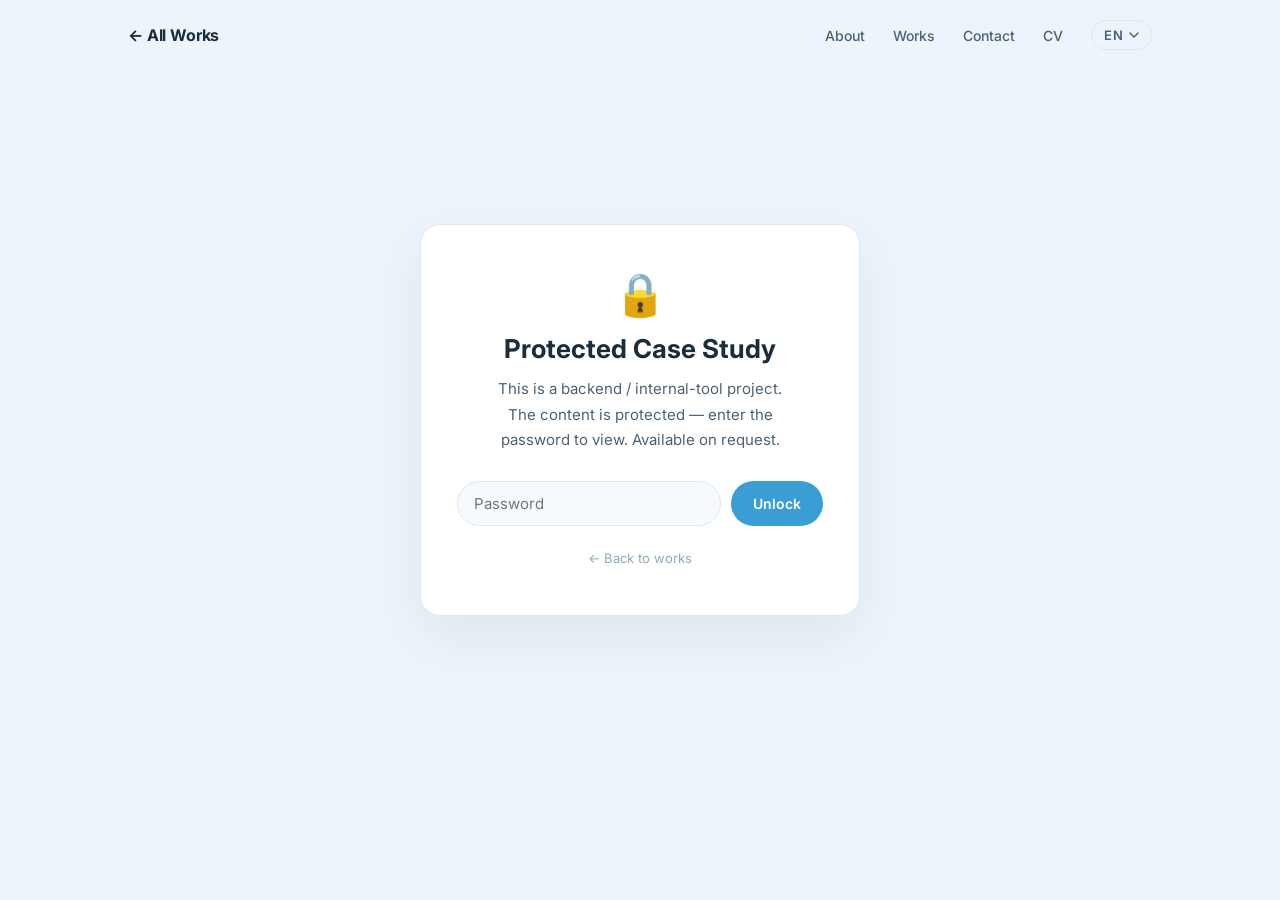
<file: works/backend.html>
<!DOCTYPE html>
<html lang="en">
<head>
  <meta charset="UTF-8" />
  <meta name="viewport" content="width=device-width, initial-scale=1.0" />
  <title>Protected Project — Sharon Chen</title>
  <link rel="icon" href="../assets/img/cube.ico" sizes="32x32" />
  <script src="../assets/js/analytics.js"></script>
  <meta name="robots" content="noindex" />
  <link rel="preconnect" href="https://fonts.googleapis.com" />
  <link rel="preconnect" href="https://fonts.gstatic.com" crossorigin />
  <link href="https://fonts.googleapis.com/css2?family=Inter:wght@300;400;500;600;700&display=swap" rel="stylesheet" />
  <link rel="stylesheet" href="../assets/css/style.css" />
  <link rel="stylesheet" href="../assets/css/case-study.css" />
</head>
<body>

  <!-- NAV -->
  <nav class="nav" id="nav">
    <div class="nav__inner">
      <a href="../index.html#works" class="nav__logo nav__back" data-zh="← 所有作品">← All Works</a>
      <button class="nav__toggle" id="navToggle" type="button" aria-label="Menu" aria-expanded="false" aria-controls="navLinks">
        <span></span><span></span><span></span>
      </button>
      <ul class="nav__links" id="navLinks">
        <li><a href="../index.html#about" data-zh="關於">About</a></li>
        <li><a href="../index.html#works" data-zh="作品">Works</a></li>
        <li><a href="../index.html#contact" data-zh="聯絡">Contact</a></li>
        <li><a href="../resume-sharonchen-en.pdf" data-href-zh="../resume-sharonchen-ch.pdf" target="_blank" rel="noopener" data-zh="履歷">CV</a></li>
        <li class="lang-switch" id="langSwitch">
          <button class="lang-switch__btn" id="langBtn" type="button" aria-haspopup="listbox" aria-expanded="false" aria-label="Language">
            <span id="langCurrent">EN</span>
            <svg class="lang-switch__chev" width="10" height="6" viewBox="0 0 10 6" fill="none" aria-hidden="true"><path d="M1 1l4 4 4-4" stroke="currentColor" stroke-width="1.5" stroke-linecap="round" stroke-linejoin="round"/></svg>
          </button>
          <ul class="lang-switch__menu" id="langMenu" role="listbox" aria-label="Language">
            <li><button class="lang-switch__opt" type="button" data-lang="en" role="option">English</button></li>
            <li><button class="lang-switch__opt" type="button" data-lang="zh" role="option">中文</button></li>
          </ul>
        </li>
      </ul>
    </div>
  </nav>

  <!-- LOCK SCREEN -->
  <section class="cs-lock" id="csLock">
    <div class="cs-lock__card">
      <div class="cs-lock__icon">🔒</div>
      <h1 class="cs-lock__title" data-zh="保密專案">Protected Case Study</h1>
      <p class="cs-lock__sub" data-zh="這是一個後台系統專案，內容受保護。請輸入密碼查看，密碼可於面試時提供。">This is a backend / internal-tool project. The content is protected — enter the password to view. Available on request.</p>
      <form class="cs-lock__form" id="csLockForm">
        <input type="password" class="cs-lock__input" id="csLockInput" placeholder="Password" autocomplete="off" aria-label="Password" />
        <button type="submit" class="cs-lock__btn" data-zh="解鎖">Unlock</button>
      </form>
      <p class="cs-lock__error" id="csLockError" hidden data-zh="密碼不對，再試一次。">Wrong password — please try again.</p>
      <a href="../index.html#works" class="cs-lock__back" data-zh="← 回到作品">← Back to works</a>
    </div>
  </section>

  <!-- PROTECTED CONTENT (revealed after unlock) -->
  <div id="csContent" hidden>

    <!-- HERO -->
    <section class="cs-hero">
      <div class="cs-shot cs-shot--hero"><img class="cs-hero__cover" src="../assets/img/backend/000.png" alt="B2B SaaS platform — cover" width="1440" height="810" /></div>
    </section>

    <!-- OVERVIEW -->
    <section class="section">
      <div class="container">
        <div class="cs-overview__grid">
          <div class="cs-overview__main">
            <p class="label" data-zh="案例研究 — 05">Case Study — 05</p>
            <h1 class="cs-title" data-zh="AI Agent B2B SaaS 平台">AI Agent B2B SaaS Platform</h1>
            <p class="cs-lead" data-zh="PalUp 讓企業替銷售團隊配一位 AI 代理人。業務告訴代理人想找什麼樣的客戶、價格大概多少，代理人就會去找名單、發信接觸，等到有人真的有興趣，再把名單交回給真人業務去談。">PalUp gives a sales team its own AI agent. A salesperson tells the agent who they want to reach and at what price, and the agent takes it from there — finding prospects, emailing them, and passing the lead back to a real person once someone's genuinely interested.</p>
          </div>
          <div class="cs-overview__meta">
            <div class="cs-meta-item">
              <p class="cs-meta__label" data-zh="角色">Role</p>
              <p class="cs-meta__value" data-zh="研究 · 資訊架構 · 設計系統 · UI/UX">Research · IA · Design System · UI/UX</p>
            </div>
            <div class="cs-meta-item">
              <p class="cs-meta__label" data-zh="平台">Platform</p>
              <p class="cs-meta__value" data-zh="網頁 · B2B SaaS">Web · B2B SaaS</p>
            </div>
            <div class="cs-meta-item">
              <p class="cs-meta__label" data-zh="階段">Stage</p>
              <p class="cs-meta__value" data-zh="0→1 · Demo 階段">0→1 · Demo</p>
            </div>
            <div class="cs-meta-item">
              <p class="cs-meta__label" data-zh="工具">Tools</p>
              <p class="cs-meta__value">Figma</p>
            </div>
          </div>
        </div>
      </div>
    </section>

    <!-- 01 — HOW IT WORKS -->
    <section class="section" style="padding-top: 0;">
      <div class="container">
        <div class="cs-block">
          <p class="label" data-zh="01 — 產品概念">01 — How It Works</p>
          <h2 class="cs-section__title" data-zh="從一段對話，到一份名單">From a Conversation to a Lead</h2>
          <p class="cs-body" data-zh="一切從一段對話開始。業務說出需求，剩下的交給代理人。它會把工作拆成比較小的任務——找對的人、建立表單、發送信件——然後大量執行，和潛在客戶來回通信。真人只在名單真正值得花時間時才接手。這套架構也留了彈性，之後能用同樣的方式運作 HR、行銷等其他類型的代理人。">It starts as a conversation. The salesperson says what they need, and the agent handles the rest. It breaks the job into smaller tasks — finding the right people, building forms, sending the emails — and runs the outreach at scale, going back and forth with prospects by email. A human only steps in once a lead is actually worth their time. The same setup is built to run other kinds of agents later, for HR, marketing and beyond.</p>
        </div>
      </div>
    </section>

    <!-- SCREENS: core loop -->
    <section class="cs-screens" style="padding-top: 0;">
      <div class="container">
        <div class="cs-stack">
          <div class="cs-shot"><img class="cs-screen-img" src="../assets/img/backend/3547.png" alt="Briefing an AI agent in chat, live task progress, and outreach analytics" width="1920" height="1080" loading="lazy" /></div>
        </div>
      </div>
    </section>

    <!-- 02 — CHALLENGE -->
    <section class="section">
      <div class="container">
        <div class="cs-block">
          <p class="label" data-zh="02 — 挑戰">02 — Challenge</p>
          <h2 class="cs-section__title" data-zh="為一個還不存在的產品做設計">Designing a Product That Didn't Exist Yet</h2>
          <p class="cs-body" data-zh="這是一個從零開始的產品。『AI 業務代理人』這個概念本身很新，我接手時需求也還很模糊。沒有現成的東西可以參考，所以每個畫面都得從『這件事實際上會怎麼進行』一點一點推出來。">This was a product built from zero. The whole idea of an "AI sales agent" was new, and the requirements were still fuzzy when I started. There was nothing to copy from, so every screen had to be worked out from how the job would actually get done.</p>
        </div>
      </div>
    </section>

    <!-- 03 — PROCESS -->
    <section class="section" style="padding-top: 0;">
      <div class="container">
        <div class="cs-block">
          <p class="label" data-zh="03 — 設計流程">03 — Process</p>
          <h2 class="cs-section__title" data-zh="先想清楚情境，再長出介面">Scenario First, Screen by Screen</h2>
          <p class="cs-body" data-zh="所以我改從情境出發。我會想像一個真實的使用狀況，一步一步走過去：這裡使用者會做什麼、下一步代理人會做什麼，再讓這些步驟告訴我產品真正需要哪些畫面和流程。這樣反覆做，把模糊的需求整理成清楚的架構：誰能看到、能做什麼（Admin、Manager、Member），權限怎麼管，以及整個系統要怎麼長大而不會散掉。再用一套共用的設計系統，讓畫面越加越多時也能維持一致。">So I started from scenarios instead. I'd picture a real situation and walk through it step by step: what the user does here, what the agent does next. That told me which screens and flows the product actually needed. Doing this over and over turned a fuzzy brief into a clear structure — who can see and do what (Admin, Manager, Member), how permissions work, and how the whole system holds together as it grows. A shared design system kept it consistent as more and more screens appeared.</p>
        </div>
      </div>
    </section>

    <!-- SCREENS: IA / flows -->
    <section class="cs-screens" style="padding-top: 0;">
      <div class="container">
        <div class="cs-stack">
          <div class="cs-shot"><img class="cs-screen-img" src="../assets/img/backend/3548.png" alt="Role-based user flow and system architecture diagram" width="1920" height="1080" loading="lazy" /></div>
          <div class="cs-shot"><img class="cs-screen-img" src="../assets/img/backend/3546.png" alt="User, role and permission management flow" width="1920" height="1080" loading="lazy" /></div>
        </div>
      </div>
    </section>

    <!-- 04 — THE PRODUCT -->
    <section class="section">
      <div class="container">
        <div class="cs-block">
          <p class="label" data-zh="04 — 產品樣貌">04 — The Product</p>
          <h2 class="cs-section__title" data-zh="完整的產品，從頭到尾">The Product, End to End</h2>
          <p class="cs-body" data-zh="平台涵蓋了一個銷售團隊會經歷的整段流程：建立團隊、向代理人下任務、看著任務跑起來，到檢視每一輪外觸的成效。">The platform covers the whole loop a sales team runs through: setting up the team, briefing an agent, watching the tasks run, and seeing how each round of outreach did.</p>
        </div>
      </div>
    </section>

    <!-- SCREENS: product montage -->
    <section class="cs-screens" style="padding-top: 0;">
      <div class="container">
        <div class="cs-stack">
          <div class="cs-shot"><img class="cs-screen-img" src="../assets/img/backend/3543.png" alt="Onboarding, audience setup, agent chat and analytics across the platform" width="1920" height="1080" loading="lazy" /></div>
        </div>
      </div>
    </section>

    <!-- 05 — STATUS -->
    <section class="section">
      <div class="container">
        <div class="cs-block">
          <p class="label" data-zh="05 — 目前進度">05 — Where It Stands</p>
          <h2 class="cs-section__title" data-zh="MVP 前的 demo 階段">Pre-MVP, at the Demo Stage</h2>
          <p class="cs-body" data-zh="PalUp 目前還沒到 MVP，停在 demo 階段。從最初下需求、外觸、篩選名單到交接的完整流程，都已經設計好、做成原型。底層的架構和設計系統也準備好了，可以接著做我們接下來想做的 HR 與行銷代理人。">PalUp isn't an MVP yet — it's at the demo stage. The full flow, from the first brief through outreach, qualifying leads and handing them off, is designed and prototyped. The structure and design system underneath are ready to take on the next agents we have in mind, for HR and marketing.</p>
        </div>
      </div>
    </section>

    <!-- CASE NAV -->
    <div class="cs-nav-cases section" style="padding-top: 0;">
      <div class="container">
        <div class="cs-nav-cases__inner">
          <a href="../index.html#works" class="btn btn--ghost" data-zh="← 所有作品">← All Works</a>
        </div>
      </div>
    </div>

    <!-- FOOTER -->
    <footer class="footer">
      <div class="container">
        <p class="footer__copy" data-zh="© 2025 Sharon Chen. 版權所有。">© 2025 Sharon Chen. All rights reserved.</p>
        <p class="footer__craft" data-zh="用好奇心、HTML 和 Claude Code 寫成。">Made with curiosity, HTML, and Claude Code.</p>
      </div>
    </footer>

  </div><!-- /csContent -->

  <script>
    // Nav scroll effect
    const nav = document.getElementById('nav');
    window.addEventListener('scroll', () => {
      nav.classList.toggle('scrolled', window.scrollY > 60);
    }, { passive: true });

    // ---- Password gate (client-side; deters casual visitors, not real security) ----
    // Hash of the current password (SHA-256, hex). Password: Sharon2026
    const PASS_HASH = '19202c69416293df58b3c6b83331d279054fea476b620fb8fd78396e13a4daed';
    const STORE_KEY = 'backendUnlocked';
    const lock = document.getElementById('csLock');
    const content = document.getElementById('csContent');
    const form = document.getElementById('csLockForm');
    const input = document.getElementById('csLockInput');
    const errEl = document.getElementById('csLockError');

    async function sha256Hex(str) {
      const buf = await crypto.subtle.digest('SHA-256', new TextEncoder().encode(str));
      return Array.from(new Uint8Array(buf)).map(b => b.toString(16).padStart(2, '0')).join('');
    }
    function reveal() {
      lock.hidden = true;
      lock.style.display = 'none';
      content.hidden = false;
    }
    try { if (sessionStorage.getItem(STORE_KEY) === '1') reveal(); } catch (e) {}

    form.addEventListener('submit', async (e) => {
      e.preventDefault();
      errEl.hidden = true;
      let ok = false;
      try { ok = (await sha256Hex(input.value)) === PASS_HASH; } catch (e) { ok = false; }
      if (ok) {
        try { sessionStorage.setItem(STORE_KEY, '1'); } catch (e) {}
        if (window.trackEvent) window.trackEvent('protected_unlock');
        reveal();
      } else {
        errEl.hidden = false;
        input.value = '';
        input.focus();
      }
    });
  </script>
  <script src="../assets/js/i18n.js"></script>

</body>
</html>
</file>
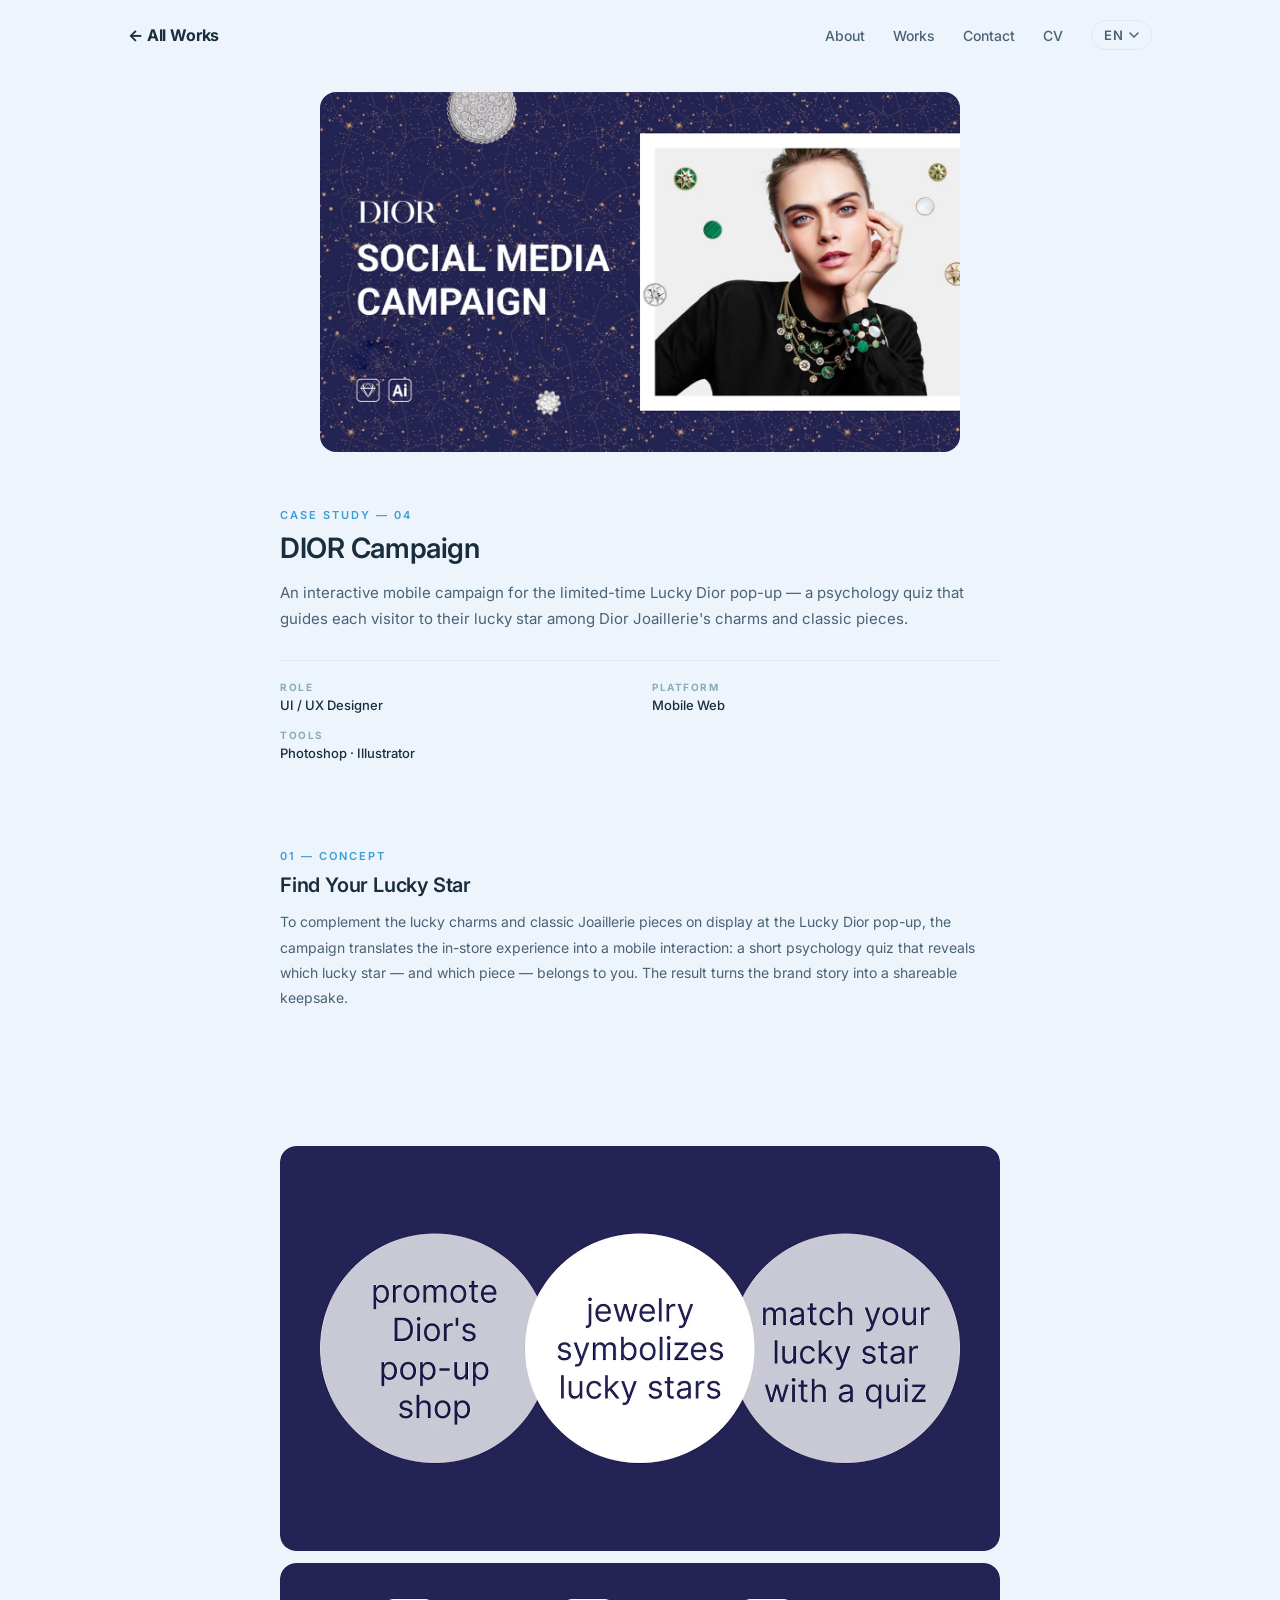
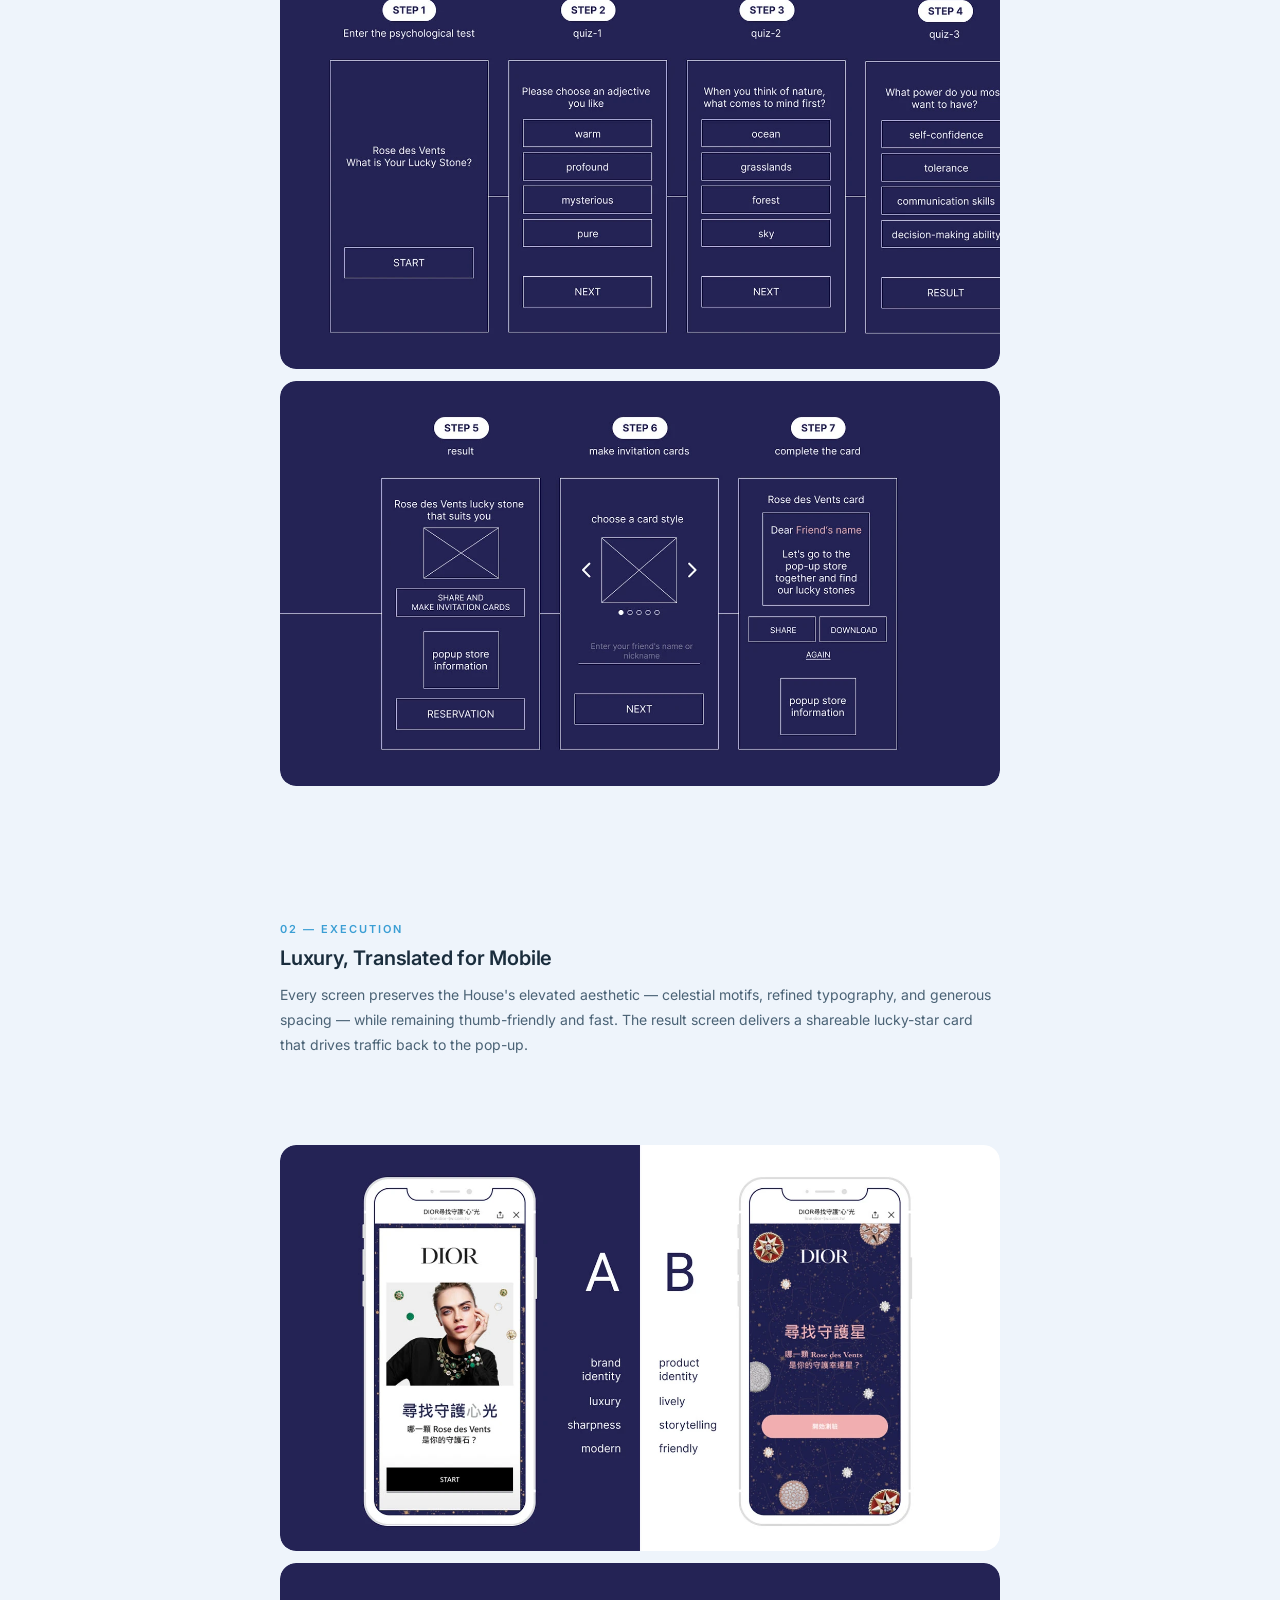
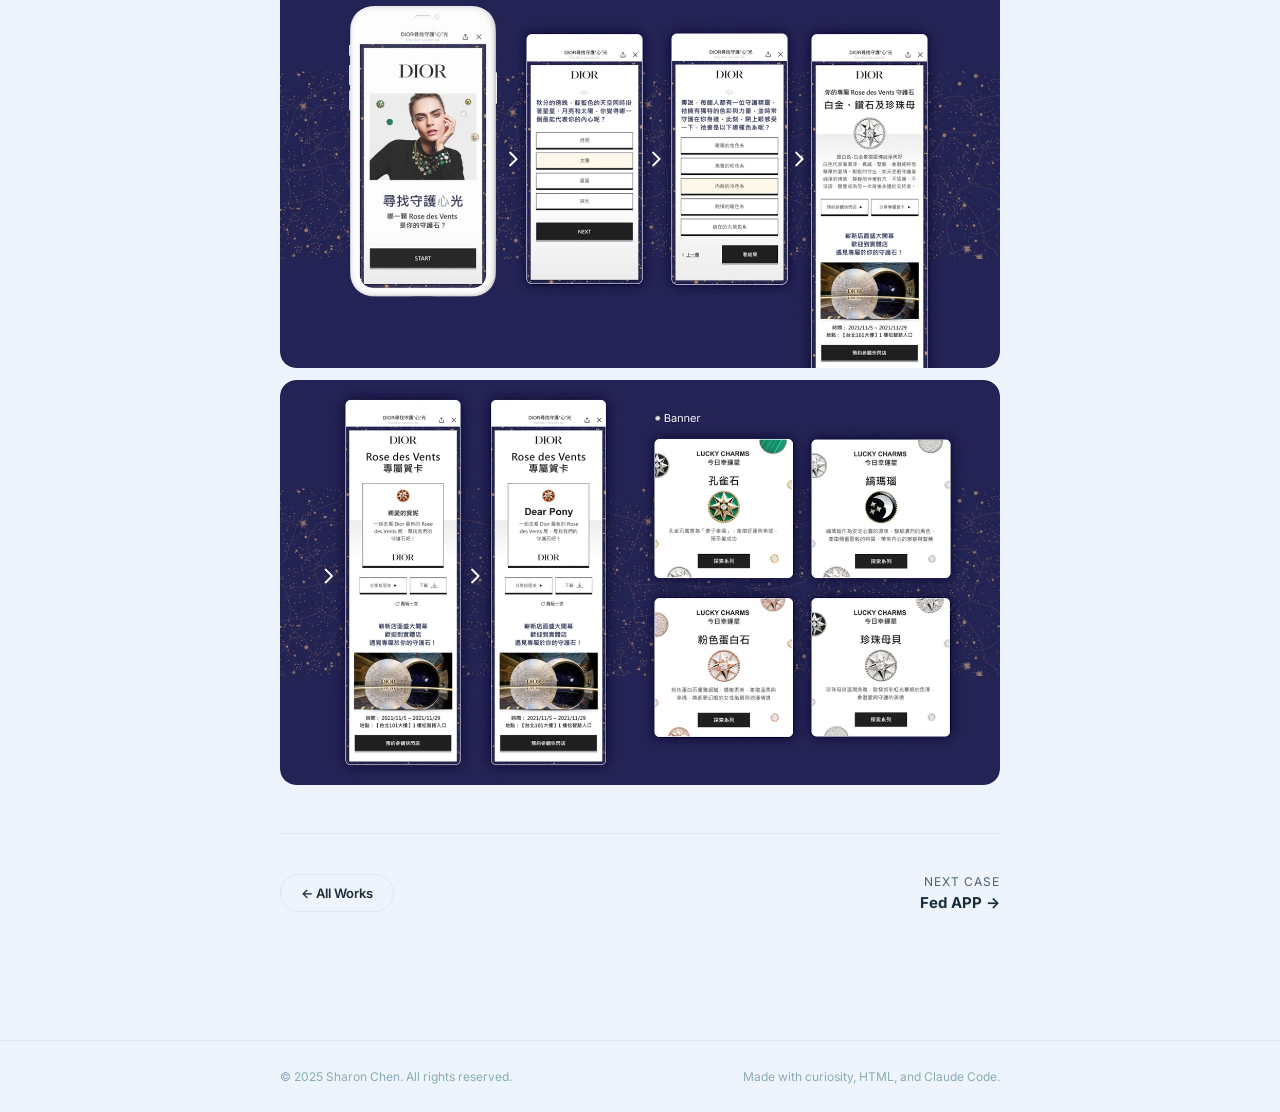
<file: works/dior.html>
<!DOCTYPE html>
<html lang="en">
<head>
  <meta charset="UTF-8" />
  <meta name="viewport" content="width=device-width, initial-scale=1.0" />
  <title>DIOR Campaign — Sharon Chen</title>
  <link rel="icon" href="../assets/img/cube.ico" sizes="32x32" />
  <script src="../assets/js/analytics.js"></script>
  <link rel="preconnect" href="https://fonts.googleapis.com" />
  <link rel="preconnect" href="https://fonts.gstatic.com" crossorigin />
  <link href="https://fonts.googleapis.com/css2?family=Inter:wght@300;400;500;600;700&display=swap" rel="stylesheet" />
  <link rel="stylesheet" href="../assets/css/style.css" />
  <link rel="stylesheet" href="../assets/css/case-study.css" />
</head>
<body>

  <!-- NAV -->
  <nav class="nav" id="nav">
    <div class="nav__inner">
      <a href="../index.html#works" class="nav__logo nav__back" data-zh="← 所有作品">← All Works</a>
      <button class="nav__toggle" id="navToggle" type="button" aria-label="Menu" aria-expanded="false" aria-controls="navLinks">
        <span></span><span></span><span></span>
      </button>
      <ul class="nav__links" id="navLinks">
        <li><a href="../index.html#about" data-zh="關於">About</a></li>
        <li><a href="../index.html#works" data-zh="作品">Works</a></li>
        <li><a href="../index.html#contact" data-zh="聯絡">Contact</a></li>
        <li><a href="../resume-sharonchen-en.pdf" data-href-zh="../resume-sharonchen-ch.pdf" target="_blank" rel="noopener" data-zh="履歷">CV</a></li>
        <li class="lang-switch" id="langSwitch">
          <button class="lang-switch__btn" id="langBtn" type="button" aria-haspopup="listbox" aria-expanded="false" aria-label="Language">
            <span id="langCurrent">EN</span>
            <svg class="lang-switch__chev" width="10" height="6" viewBox="0 0 10 6" fill="none" aria-hidden="true"><path d="M1 1l4 4 4-4" stroke="currentColor" stroke-width="1.5" stroke-linecap="round" stroke-linejoin="round"/></svg>
          </button>
          <ul class="lang-switch__menu" id="langMenu" role="listbox" aria-label="Language">
            <li><button class="lang-switch__opt" type="button" data-lang="en" role="option">English</button></li>
            <li><button class="lang-switch__opt" type="button" data-lang="zh" role="option">中文</button></li>
          </ul>
        </li>
      </ul>
    </div>
  </nav>

  <!-- HERO -->
  <section class="cs-hero">
    <div class="cs-shot cs-shot--hero"><img class="cs-hero__cover" src="../assets/img/dior/dior-1.webp" alt="DIOR social media campaign — cover" width="1400" height="788" /></div>
  </section>

  <!-- OVERVIEW -->
  <section class="section">
    <div class="container">
      <div class="cs-overview__grid">
        <div class="cs-overview__main">
          <p class="label" data-zh="案例研究 — 04">Case Study — 04</p>
          <h1 class="cs-title">DIOR Campaign</h1>
          <p class="cs-lead" data-zh="為期間限定的 Lucky Dior 快閃店打造的行動互動企劃——以心理測驗，引導每位訪客在 Dior Joaillerie 的吊飾與經典珠寶中，找到專屬的幸運星。">An interactive mobile campaign for the limited-time Lucky Dior pop-up — a psychology quiz that guides each visitor to their lucky star among Dior Joaillerie's charms and classic pieces.</p>
        </div>
        <div class="cs-overview__meta">
          <div class="cs-meta-item">
            <p class="cs-meta__label" data-zh="角色">Role</p>
            <p class="cs-meta__value" data-zh="UI / UX 設計師">UI / UX Designer</p>
          </div>
          <div class="cs-meta-item">
            <p class="cs-meta__label" data-zh="平台">Platform</p>
            <p class="cs-meta__value" data-zh="行動網頁">Mobile Web</p>
          </div>
          <div class="cs-meta-item">
            <p class="cs-meta__label" data-zh="工具">Tools</p>
            <p class="cs-meta__value">Photoshop · Illustrator</p>
          </div>
        </div>
      </div>
    </div>
  </section>

  <!-- CONCEPT -->
  <section class="section" style="padding-top: 0;">
    <div class="container">
      <div class="cs-block">
        <p class="label" data-zh="01 — 概念">01 — Concept</p>
        <h2 class="cs-section__title" data-zh="尋找你的幸運星">Find Your Lucky Star</h2>
        <p class="cs-body" data-zh="為呼應 Lucky Dior 快閃店中幸運吊飾與經典 Joaillerie 珠寶的陳列，這個企劃將店內體驗轉化為行動裝置上的互動：以簡短的心理測驗，揭曉哪顆幸運星、哪件珠寶屬於你。最終將品牌敘事轉化為可分享的紀念。">To complement the lucky charms and classic Joaillerie pieces on display at the Lucky Dior pop-up, the campaign translates the in-store experience into a mobile interaction: a short psychology quiz that reveals which lucky star — and which piece — belongs to you. The result turns the brand story into a shareable keepsake.</p>
      </div>
    </div>
  </section>

  <!-- SCREENS -->
  <section class="cs-screens">
    <div class="container">
      <div class="cs-stack">
        <div class="cs-shot"><img class="cs-screen-img" src="../assets/img/dior/dior-2.webp" alt="Campaign concept and entry experience" width="1400" height="788" loading="lazy" /></div>
        <div class="cs-shot"><img class="cs-screen-img" src="../assets/img/dior/dior-3.webp" alt="Psychological test flow" width="1400" height="788" loading="lazy" /></div>
        <div class="cs-shot"><img class="cs-screen-img" src="../assets/img/dior/dior-4.webp" alt="Question screens and interaction design" width="1400" height="788" loading="lazy" /></div>
      </div>
    </div>
  </section>

  <!-- EXECUTION -->
  <section class="section">
    <div class="container">
      <div class="cs-block">
        <p class="label" data-zh="02 — 執行">02 — Execution</p>
        <h2 class="cs-section__title" data-zh="把精品感搬到手機上">Luxury, Translated for Mobile</h2>
        <p class="cs-body" data-zh="每個畫面都保留品牌的高級美學——星象元素、精緻的字體排版與充裕的留白——同時保持易於單手操作且流暢。結果頁面提供一張可分享的幸運星卡片，將人流導回快閃店。">Every screen preserves the House's elevated aesthetic — celestial motifs, refined typography, and generous spacing — while remaining thumb-friendly and fast. The result screen delivers a shareable lucky-star card that drives traffic back to the pop-up.</p>
      </div>
    </div>
  </section>

  <!-- SCREENS 2 -->
  <section class="cs-screens" style="padding-top: 0;">
    <div class="container">
      <div class="cs-stack">
        <div class="cs-shot"><img class="cs-screen-img" src="../assets/img/dior/dior-5.webp" alt="Lucky star result screens" width="1400" height="788" loading="lazy" /></div>
        <div class="cs-shot"><img class="cs-screen-img" src="../assets/img/dior/dior-6.webp" alt="Shareable result card design" width="1400" height="788" loading="lazy" /></div>
        <div class="cs-shot"><img class="cs-screen-img" src="../assets/img/dior/dior-7.webp" alt="Campaign visual summary" width="1400" height="788" loading="lazy" /></div>
      </div>
    </div>
  </section>

  <!-- CASE NAV -->
  <div class="cs-nav-cases section" style="padding-top: 0;">
    <div class="container">
      <div class="cs-nav-cases__inner">
        <a href="../index.html#works" class="btn btn--ghost" data-zh="← 所有作品">← All Works</a>
        <a href="fed-app.html" class="cs-nav-cases__next">
          <span data-zh="下一個案例">Next Case</span>
          <strong>Fed APP →</strong>
        </a>
      </div>
    </div>
  </div>

  <!-- FOOTER -->
  <footer class="footer">
    <div class="container">
      <p class="footer__copy" data-zh="© 2025 Sharon Chen. 版權所有。">© 2025 Sharon Chen. All rights reserved.</p>
      <p class="footer__craft" data-zh="用好奇心、HTML 和 Claude Code 寫成。">Made with curiosity, HTML, and Claude Code.</p>
    </div>
  </footer>

  <script>
    const nav = document.getElementById('nav');
    window.addEventListener('scroll', () => {
      nav.classList.toggle('scrolled', window.scrollY > 60);
    }, { passive: true });

    // Scroll reveal
    const revealEls = document.querySelectorAll('.cs-block, .cs-screens, .cs-overview__main, .cs-overview__meta');
    revealEls.forEach((el, i) => {
      el.classList.add('reveal');
      if (i % 2 === 1) el.classList.add('reveal-delay-1');
    });
    const revealObserver = new IntersectionObserver((entries) => {
      entries.forEach(e => {
        if (e.isIntersecting) { e.target.classList.add('visible'); revealObserver.unobserve(e.target); }
      });
    }, { threshold: 0.1 });
    revealEls.forEach(el => revealObserver.observe(el));
  </script>
  <script src="../assets/js/i18n.js"></script>

</body>
</html>
</file>
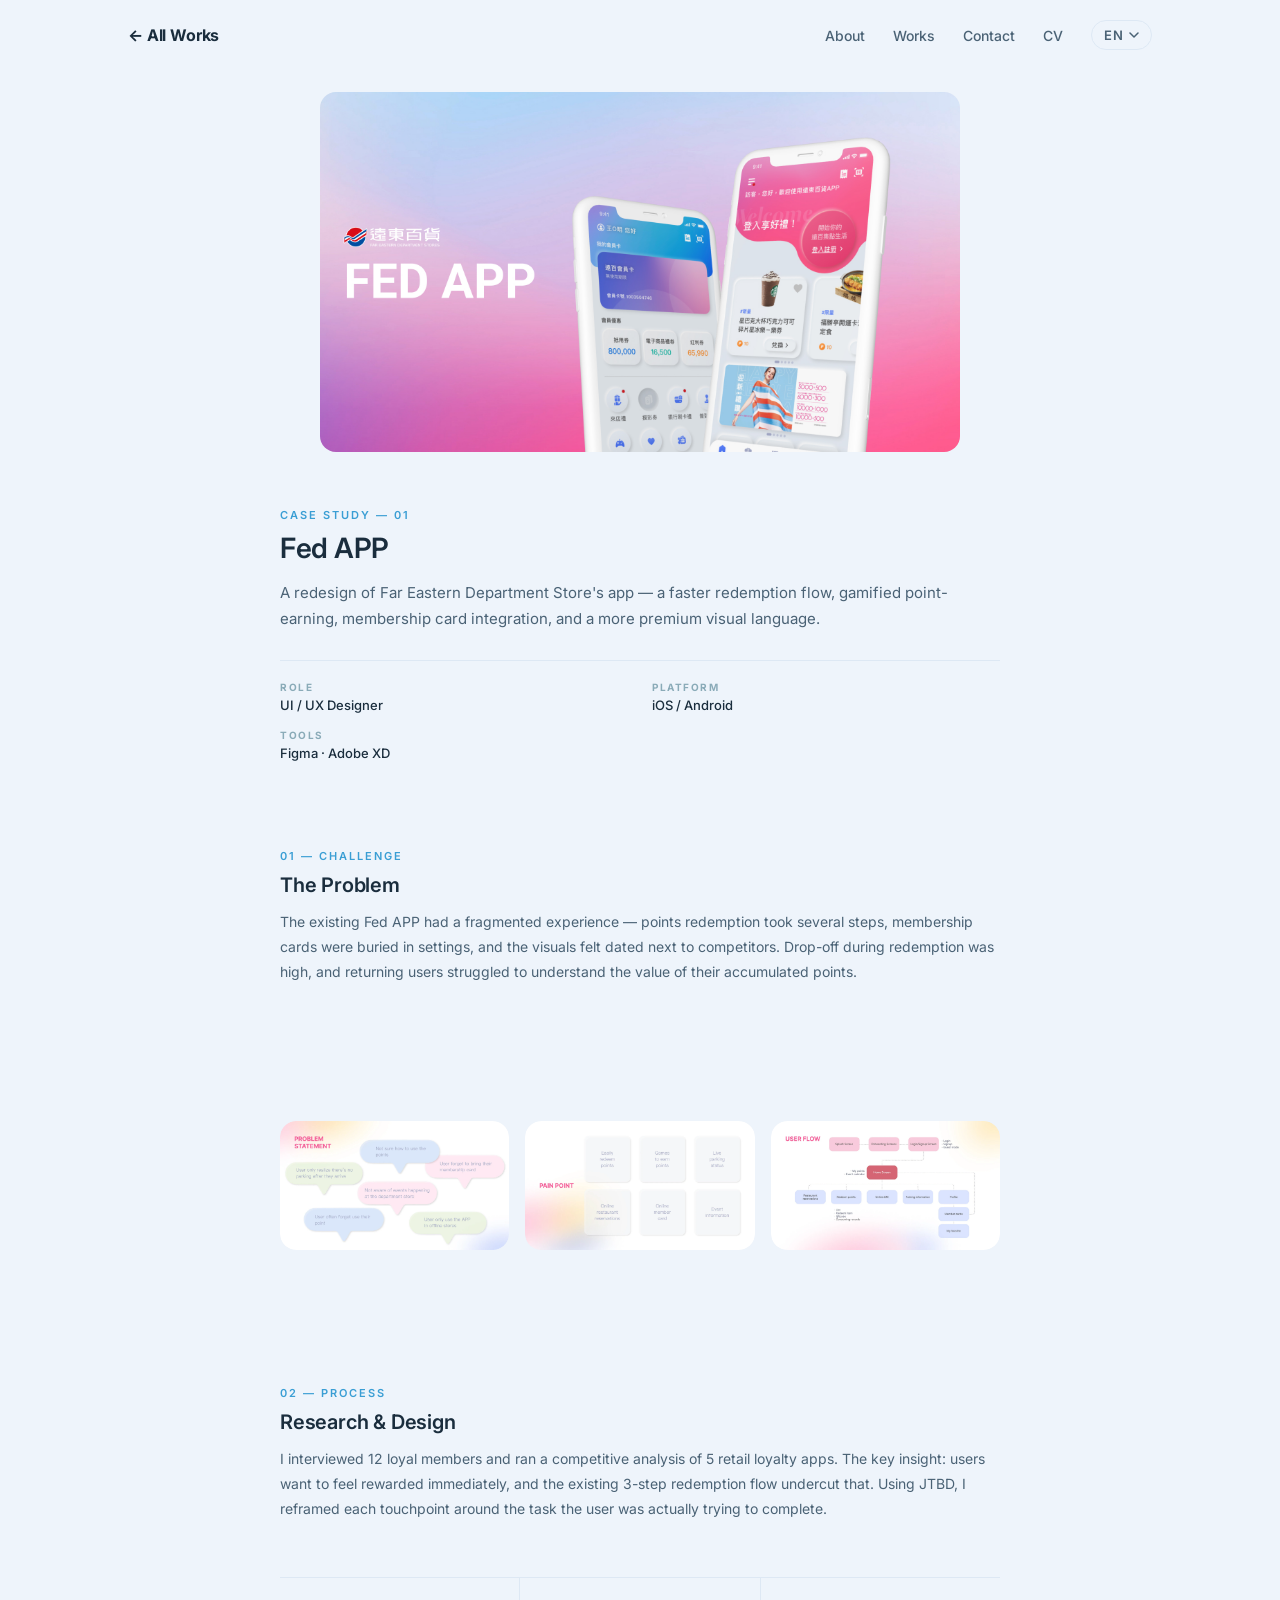
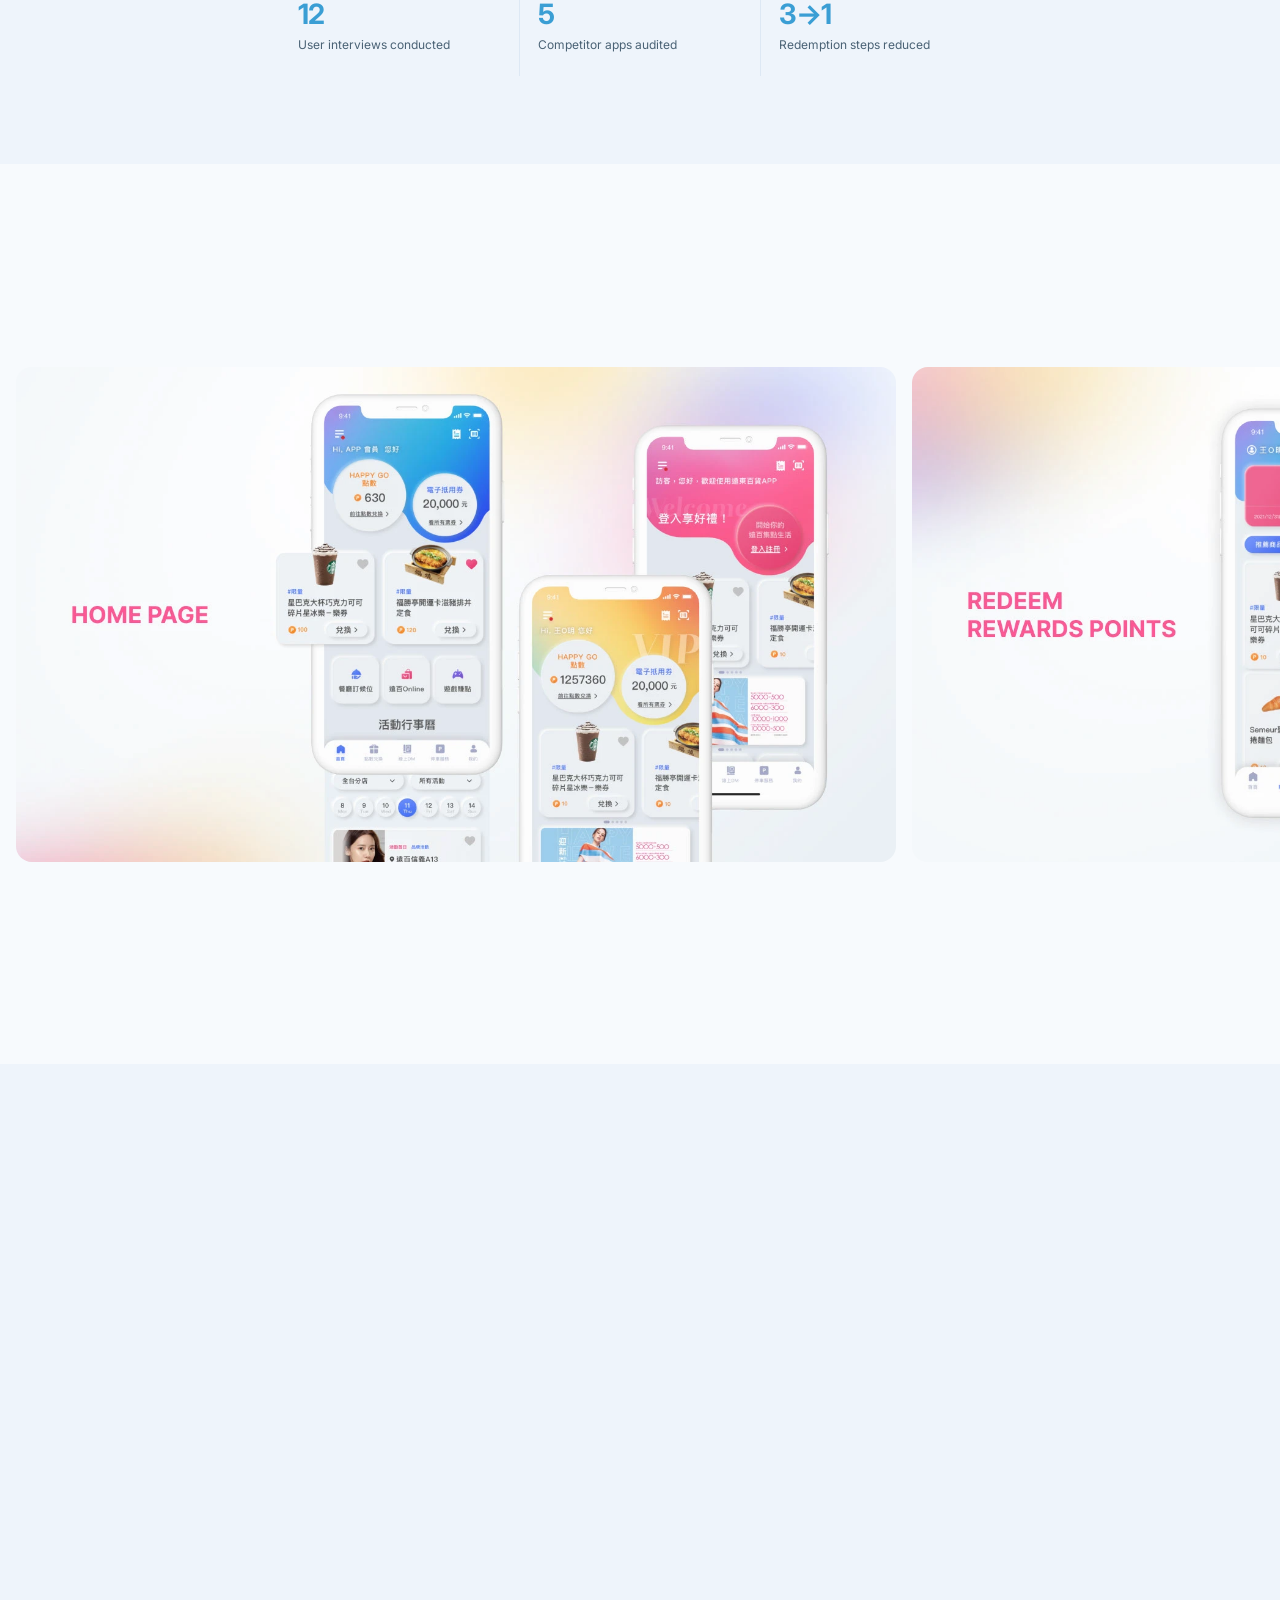
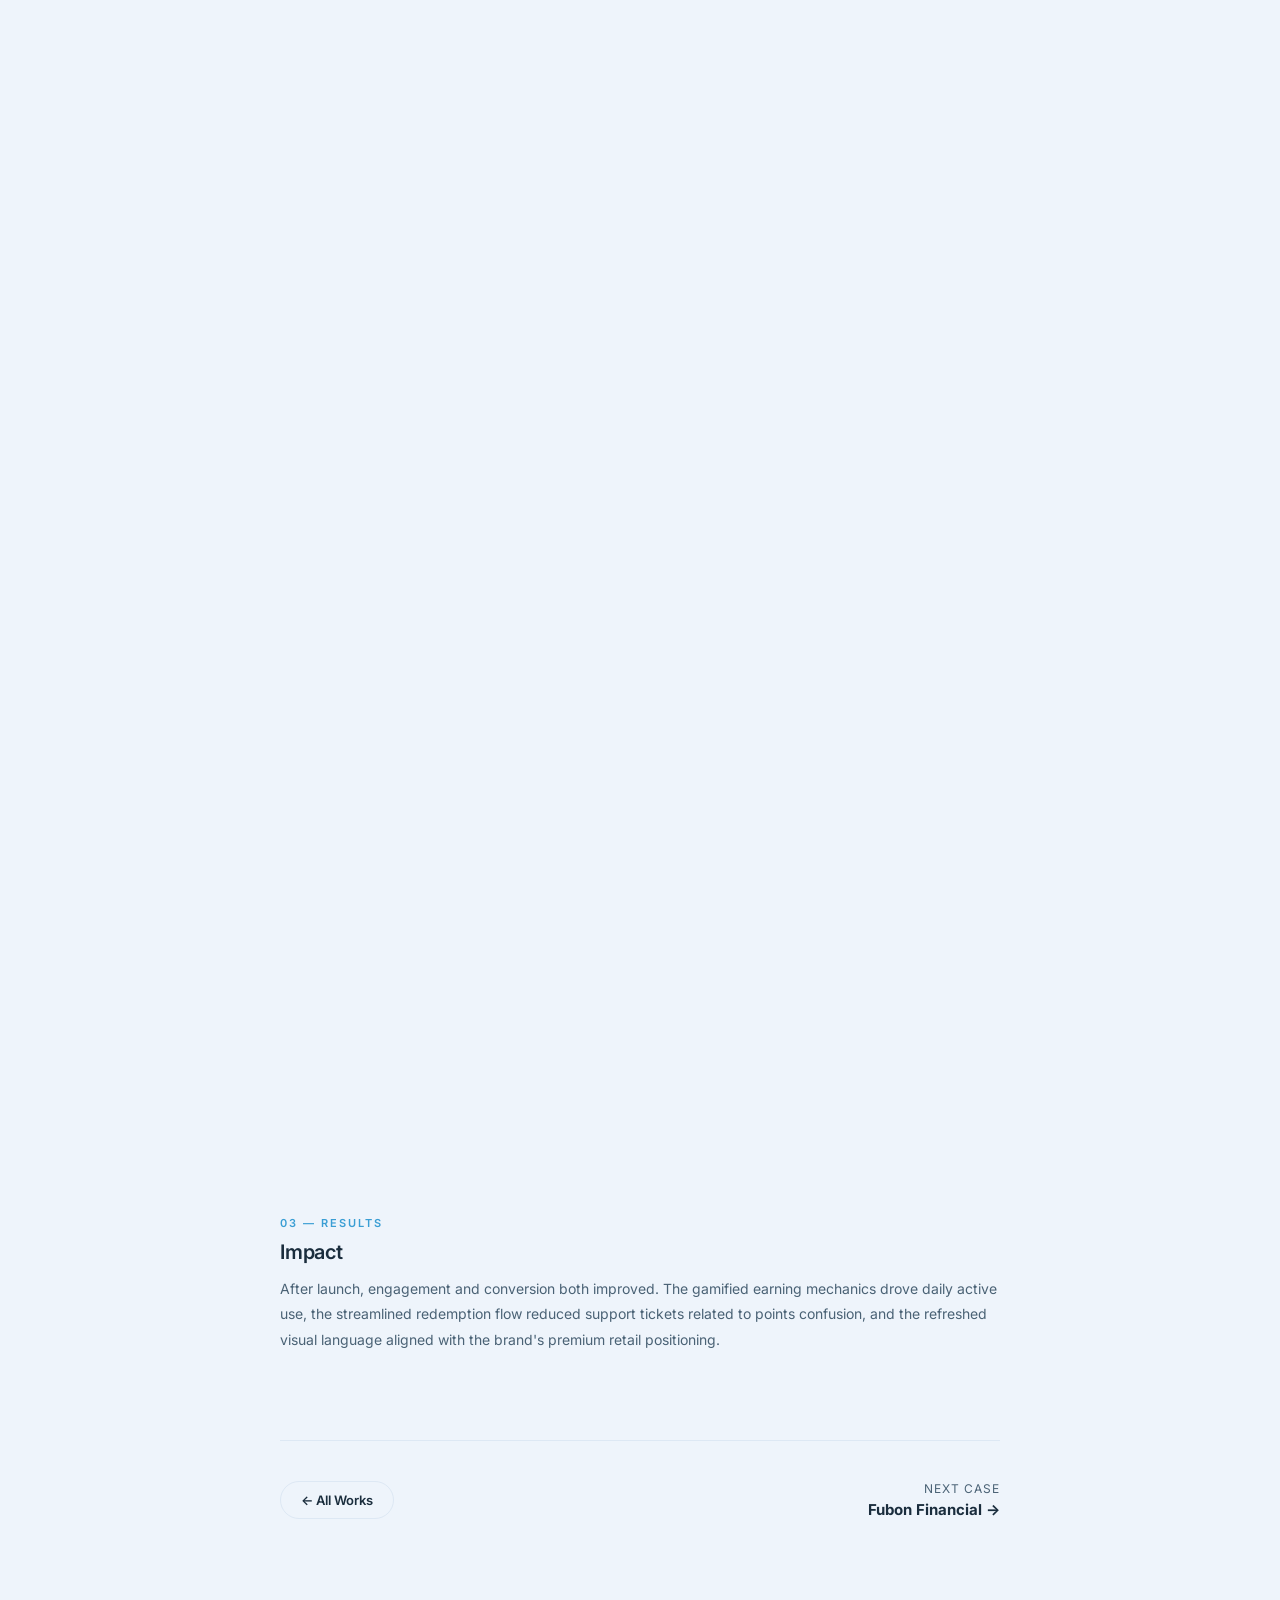
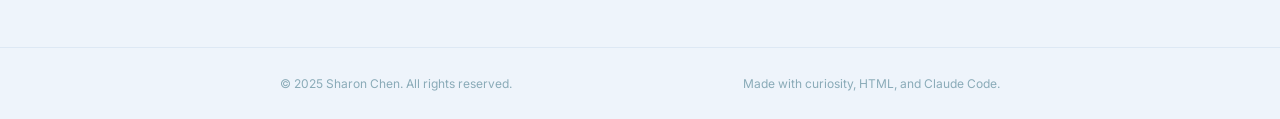
<file: works/fed-app.html>
<!DOCTYPE html>
<html lang="en">
<head>
  <meta charset="UTF-8" />
  <meta name="viewport" content="width=device-width, initial-scale=1.0" />
  <title>Fed APP — Sharon Chen</title>
  <link rel="icon" href="../assets/img/cube.ico" sizes="32x32" />
  <script src="../assets/js/analytics.js"></script>
  <link rel="preconnect" href="https://fonts.googleapis.com" />
  <link rel="preconnect" href="https://fonts.gstatic.com" crossorigin />
  <link href="https://fonts.googleapis.com/css2?family=Inter:wght@300;400;500;600;700&display=swap" rel="stylesheet" />
  <link rel="stylesheet" href="../assets/css/style.css" />
  <link rel="stylesheet" href="../assets/css/case-study.css" />
</head>
<body>

  <!-- NAV -->
  <nav class="nav" id="nav">
    <div class="nav__inner">
      <a href="../index.html#works" class="nav__logo nav__back" data-zh="← 所有作品">← All Works</a>
      <button class="nav__toggle" id="navToggle" type="button" aria-label="Menu" aria-expanded="false" aria-controls="navLinks">
        <span></span><span></span><span></span>
      </button>
      <ul class="nav__links" id="navLinks">
        <li><a href="../index.html#about" data-zh="關於">About</a></li>
        <li><a href="../index.html#works" data-zh="作品">Works</a></li>
        <li><a href="../index.html#contact" data-zh="聯絡">Contact</a></li>
        <li><a href="../resume-sharonchen-en.pdf" data-href-zh="../resume-sharonchen-ch.pdf" target="_blank" rel="noopener" data-zh="履歷">CV</a></li>
        <li class="lang-switch" id="langSwitch">
          <button class="lang-switch__btn" id="langBtn" type="button" aria-haspopup="listbox" aria-expanded="false" aria-label="Language">
            <span id="langCurrent">EN</span>
            <svg class="lang-switch__chev" width="10" height="6" viewBox="0 0 10 6" fill="none" aria-hidden="true"><path d="M1 1l4 4 4-4" stroke="currentColor" stroke-width="1.5" stroke-linecap="round" stroke-linejoin="round"/></svg>
          </button>
          <ul class="lang-switch__menu" id="langMenu" role="listbox" aria-label="Language">
            <li><button class="lang-switch__opt" type="button" data-lang="en" role="option">English</button></li>
            <li><button class="lang-switch__opt" type="button" data-lang="zh" role="option">中文</button></li>
          </ul>
        </li>
      </ul>
    </div>
  </nav>

  <!-- HERO -->
  <section class="cs-hero">
    <div class="cs-hero__img" style="background-image: url('../assets/img/fed-app/Hero.jpg'); background-size: cover; background-position: center;">
    </div>
  </section>

  <!-- OVERVIEW -->
  <section class="section">
    <div class="container">
      <div class="cs-overview__grid">
        <div class="cs-overview__main">
          <p class="label" data-zh="案例研究 — 01">Case Study — 01</p>
          <h1 class="cs-title">Fed APP</h1>
          <p class="cs-lead" data-zh="遠東百貨 App 的改版——更順的兌換流程、遊戲化的集點機制、會員卡整合，以及更具質感的視覺語言。">A redesign of Far Eastern Department Store's app — a faster redemption flow, gamified point-earning, membership card integration, and a more premium visual language.</p>
        </div>
        <div class="cs-overview__meta">
          <div class="cs-meta-item">
            <p class="cs-meta__label" data-zh="角色">Role</p>
            <p class="cs-meta__value" data-zh="UI / UX 設計師">UI / UX Designer</p>
          </div>
          <div class="cs-meta-item">
            <p class="cs-meta__label" data-zh="平台">Platform</p>
            <p class="cs-meta__value">iOS / Android</p>
          </div>
          <div class="cs-meta-item">
            <p class="cs-meta__label" data-zh="工具">Tools</p>
            <p class="cs-meta__value">Figma · Adobe XD</p>
          </div>
        </div>
      </div>
    </div>
  </section>

  <!-- CHALLENGE -->
  <section class="section" style="padding-top: 0;">
    <div class="container">
      <div class="cs-block">
        <p class="label" data-zh="01 — 挑戰">01 — Challenge</p>
        <h2 class="cs-section__title" data-zh="問題">The Problem</h2>
        <p class="cs-body" data-zh="原本的 Fed APP 使用體驗零碎——點數兌換需要多個步驟、會員卡被埋在設定裡，視覺相較競品也顯得過時。兌換流程的流失率偏高，回訪的使用者也難以理解自己累積的點數價值。">The existing Fed APP had a fragmented experience — points redemption took several steps, membership cards were buried in settings, and the visuals felt dated next to competitors. Drop-off during redemption was high, and returning users struggled to understand the value of their accumulated points.</p>
      </div>
    </div>
  </section>

  <!-- SCREENS ROW 1 -->
  <section class="cs-screens">
    <div class="container">
      <div class="cs-screens__grid">
        <div class="cs-shot"><img class="cs-screen-img" src="../assets/img/fed-app/fed-3.webp" alt="Problem Statement" width="1440" height="810" loading="lazy" /></div>
        <div class="cs-shot"><img class="cs-screen-img" src="../assets/img/fed-app/fed-4.webp" alt="Pain Points" width="1440" height="810" loading="lazy" /></div>
        <div class="cs-shot"><img class="cs-screen-img" src="../assets/img/fed-app/fed-5.webp" alt="User Flow" width="1440" height="810" loading="lazy" /></div>
      </div>
    </div>
  </section>

  <!-- PROCESS -->
  <section class="section">
    <div class="container">
      <div class="cs-block">
        <p class="label" data-zh="02 — 流程">02 — Process</p>
        <h2 class="cs-section__title" data-zh="研究與設計">Research &amp; Design</h2>
        <p class="cs-body" data-zh="我訪談了 12 位忠實會員，並針對 5 款零售集點 App 進行競品分析。關鍵洞察是：使用者希望立即感受到獎勵，而原本 3 步驟的兌換流程削弱了這份體驗。我運用 JTBD，圍繞使用者真正想完成的任務重新設計每個接觸點。">I interviewed 12 loyal members and ran a competitive analysis of 5 retail loyalty apps. The key insight: users want to feel rewarded immediately, and the existing 3-step redemption flow undercut that. Using JTBD, I reframed each touchpoint around the task the user was actually trying to complete.</p>
      </div>
      <div class="cs-highlights">
        <div class="cs-highlight">
          <span class="cs-highlight__num">12</span>
          <p data-zh="位會員深度訪談">User interviews conducted</p>
        </div>
        <div class="cs-highlight">
          <span class="cs-highlight__num">5</span>
          <p data-zh="款競品 App 分析">Competitor apps audited</p>
        </div>
        <div class="cs-highlight">
          <span class="cs-highlight__num">3→1</span>
          <p data-zh="兌換步驟精簡">Redemption steps reduced</p>
        </div>
      </div>
    </div>
  </section>

  <!-- SCREENS ROW 2 — sticky horizontal scroll -->
  <div class="cs-scroll-container">
    <div class="cs-scroll-sticky">
      <div class="cs-scroll-row">
        <img class="cs-scroll-img" src="../assets/img/fed-app/fed-8.webp" alt="Home Page" />
        <img class="cs-scroll-img" src="../assets/img/fed-app/fed-9.webp" alt="Redeem Rewards Points" />
        <img class="cs-scroll-img" src="../assets/img/fed-app/fed-10.webp" alt="Earn Points in a Game" />
        <img class="cs-scroll-img" src="../assets/img/fed-app/fed-11.webp" alt="Personalized Service" />
        <img class="cs-scroll-img" src="../assets/img/fed-app/fed-12.webp" alt="Final Showcase" />
      </div>
    </div>
  </div>

  <!-- OUTCOME -->
  <section class="section">
    <div class="container">
      <div class="cs-block">
        <p class="label" data-zh="03 — 成果">03 — Results</p>
        <h2 class="cs-section__title" data-zh="成效">Impact</h2>
        <p class="cs-body" data-zh="上線後，互動與轉換皆有提升。遊戲化的集點機制帶動每日活躍使用，精簡後的兌換流程減少了與點數相關的客服工單，煥新的視覺語言也與品牌的高端零售定位一致。">After launch, engagement and conversion both improved. The gamified earning mechanics drove daily active use, the streamlined redemption flow reduced support tickets related to points confusion, and the refreshed visual language aligned with the brand's premium retail positioning.</p>
      </div>
    </div>
  </section>

  <!-- CASE NAV -->
  <div class="cs-nav-cases section" style="padding-top: 0;">
    <div class="container">
      <div class="cs-nav-cases__inner">
        <a href="../index.html#works" class="btn btn--ghost" data-zh="← 所有作品">← All Works</a>
        <a href="fubon.html" class="cs-nav-cases__next">
          <span data-zh="下一個案例">Next Case</span>
          <strong>Fubon Financial →</strong>
        </a>
      </div>
    </div>
  </div>

  <!-- FOOTER -->
  <footer class="footer">
    <div class="container">
      <p class="footer__copy" data-zh="© 2025 Sharon Chen. 版權所有。">© 2025 Sharon Chen. All rights reserved.</p>
      <p class="footer__craft" data-zh="用好奇心、HTML 和 Claude Code 寫成。">Made with curiosity, HTML, and Claude Code.</p>
    </div>
  </footer>

  <script>
    // Nav scroll effect (reuse without hero video logic)
    const nav = document.getElementById('nav');
    window.addEventListener('scroll', () => {
      nav.classList.toggle('scrolled', window.scrollY > 60);
    }, { passive: true });

    // Sticky scroll carousel — vertical page scroll drives horizontal position (desktop only)
    const scrollContainer = document.querySelector('.cs-scroll-container');
    const scrollRow = document.querySelector('.cs-scroll-row');
    if (scrollContainer && scrollRow) {
      const isMobile = () => window.innerWidth <= 768;

      const setHeight = () => {
        if (isMobile()) {
          scrollContainer.style.height = '';
          return;
        }
        const maxScroll = scrollRow.scrollWidth - scrollRow.clientWidth;
        scrollContainer.style.height = (window.innerHeight + maxScroll) + 'px';
      };

      window.addEventListener('resize', setHeight);
      if (document.readyState === 'complete') {
        setHeight();
      } else {
        window.addEventListener('load', setHeight);
      }

      window.addEventListener('scroll', () => {
        if (isMobile()) return;
        const containerTop = scrollContainer.offsetTop;
        const progress = Math.max(0, window.scrollY - containerTop);
        const maxScroll = scrollRow.scrollWidth - scrollRow.clientWidth;
        scrollRow.scrollLeft = Math.min(progress, maxScroll);
      }, { passive: true });
    }

    // Scroll reveal
    const revealEls = document.querySelectorAll('.cs-block, .cs-highlights, .cs-screens, .cs-overview__main, .cs-overview__meta');
    revealEls.forEach((el, i) => {
      el.classList.add('reveal');
      if (i % 2 === 1) el.classList.add('reveal-delay-1');
    });
    const revealObserver = new IntersectionObserver((entries) => {
      entries.forEach(e => {
        if (e.isIntersecting) { e.target.classList.add('visible'); revealObserver.unobserve(e.target); }
      });
    }, { threshold: 0.1 });
    revealEls.forEach(el => revealObserver.observe(el));
  </script>
  <script src="../assets/js/i18n.js"></script>

</body>
</html>
</file>
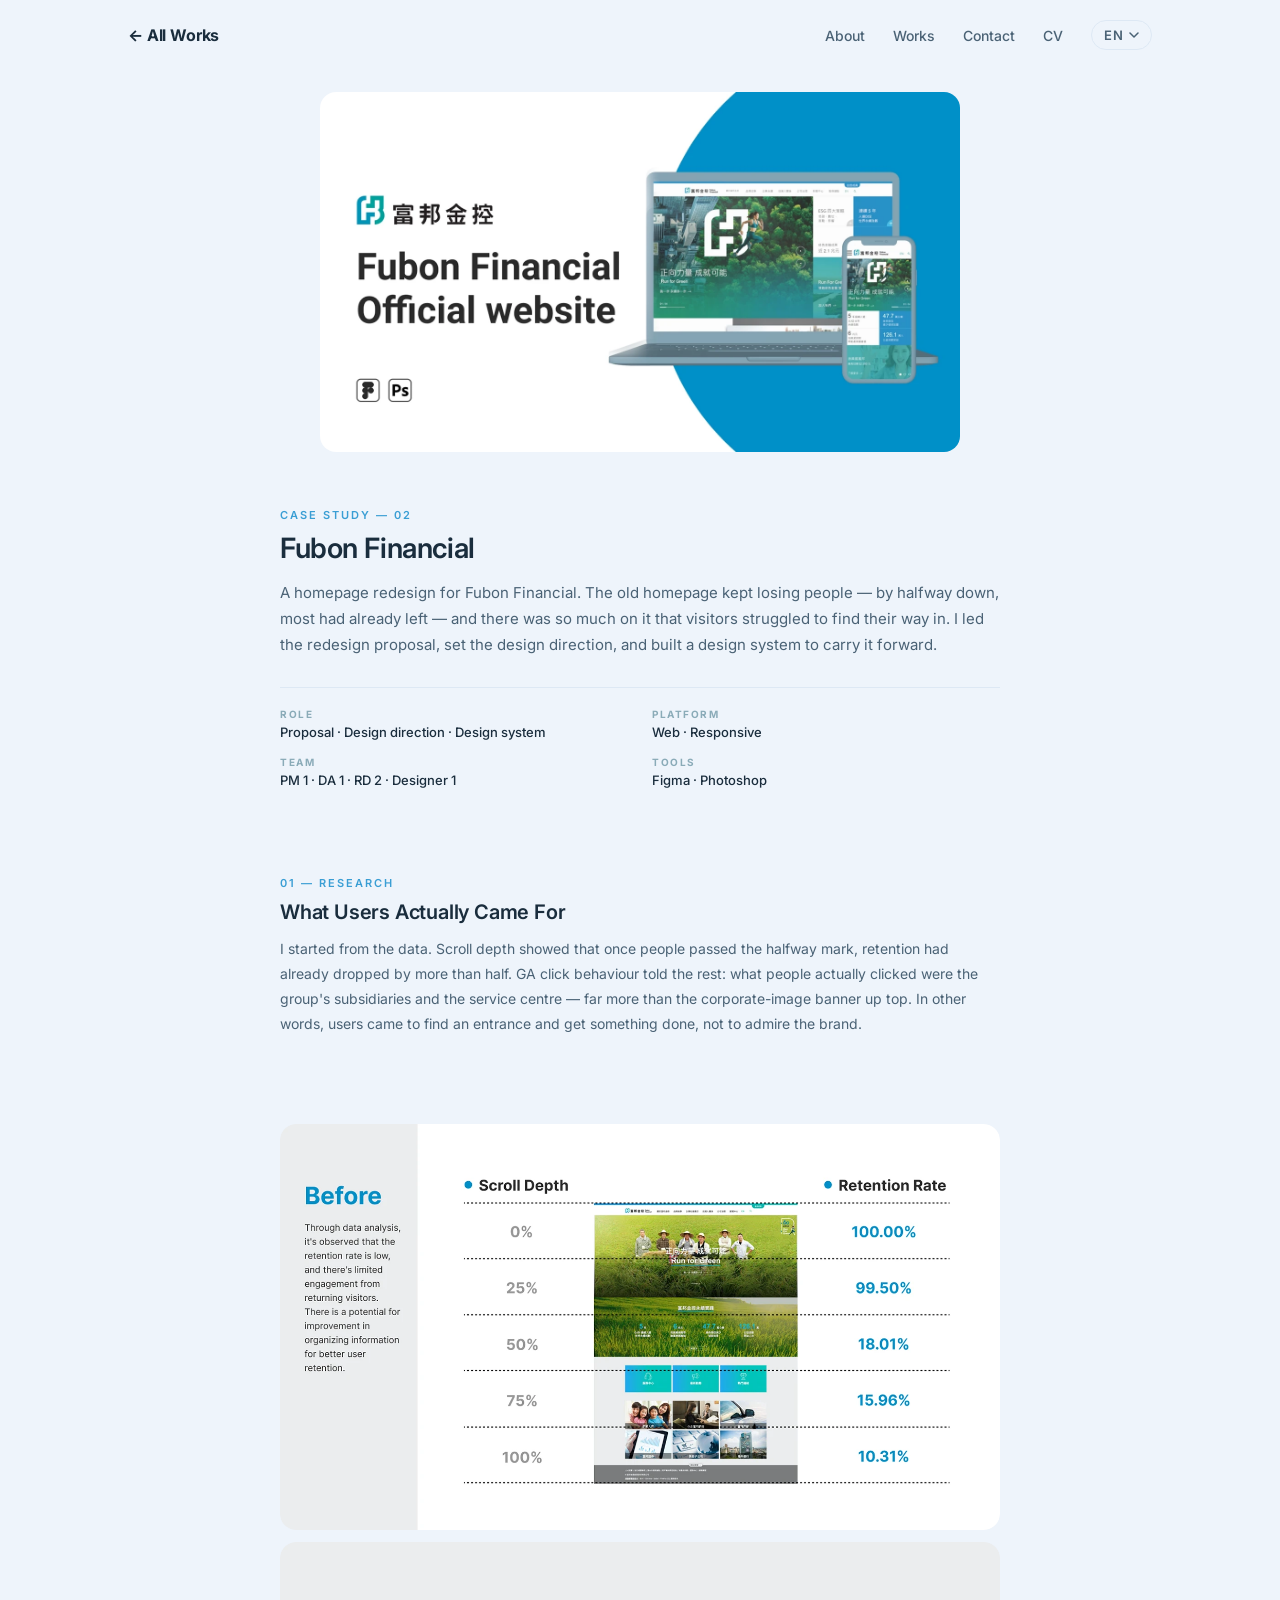
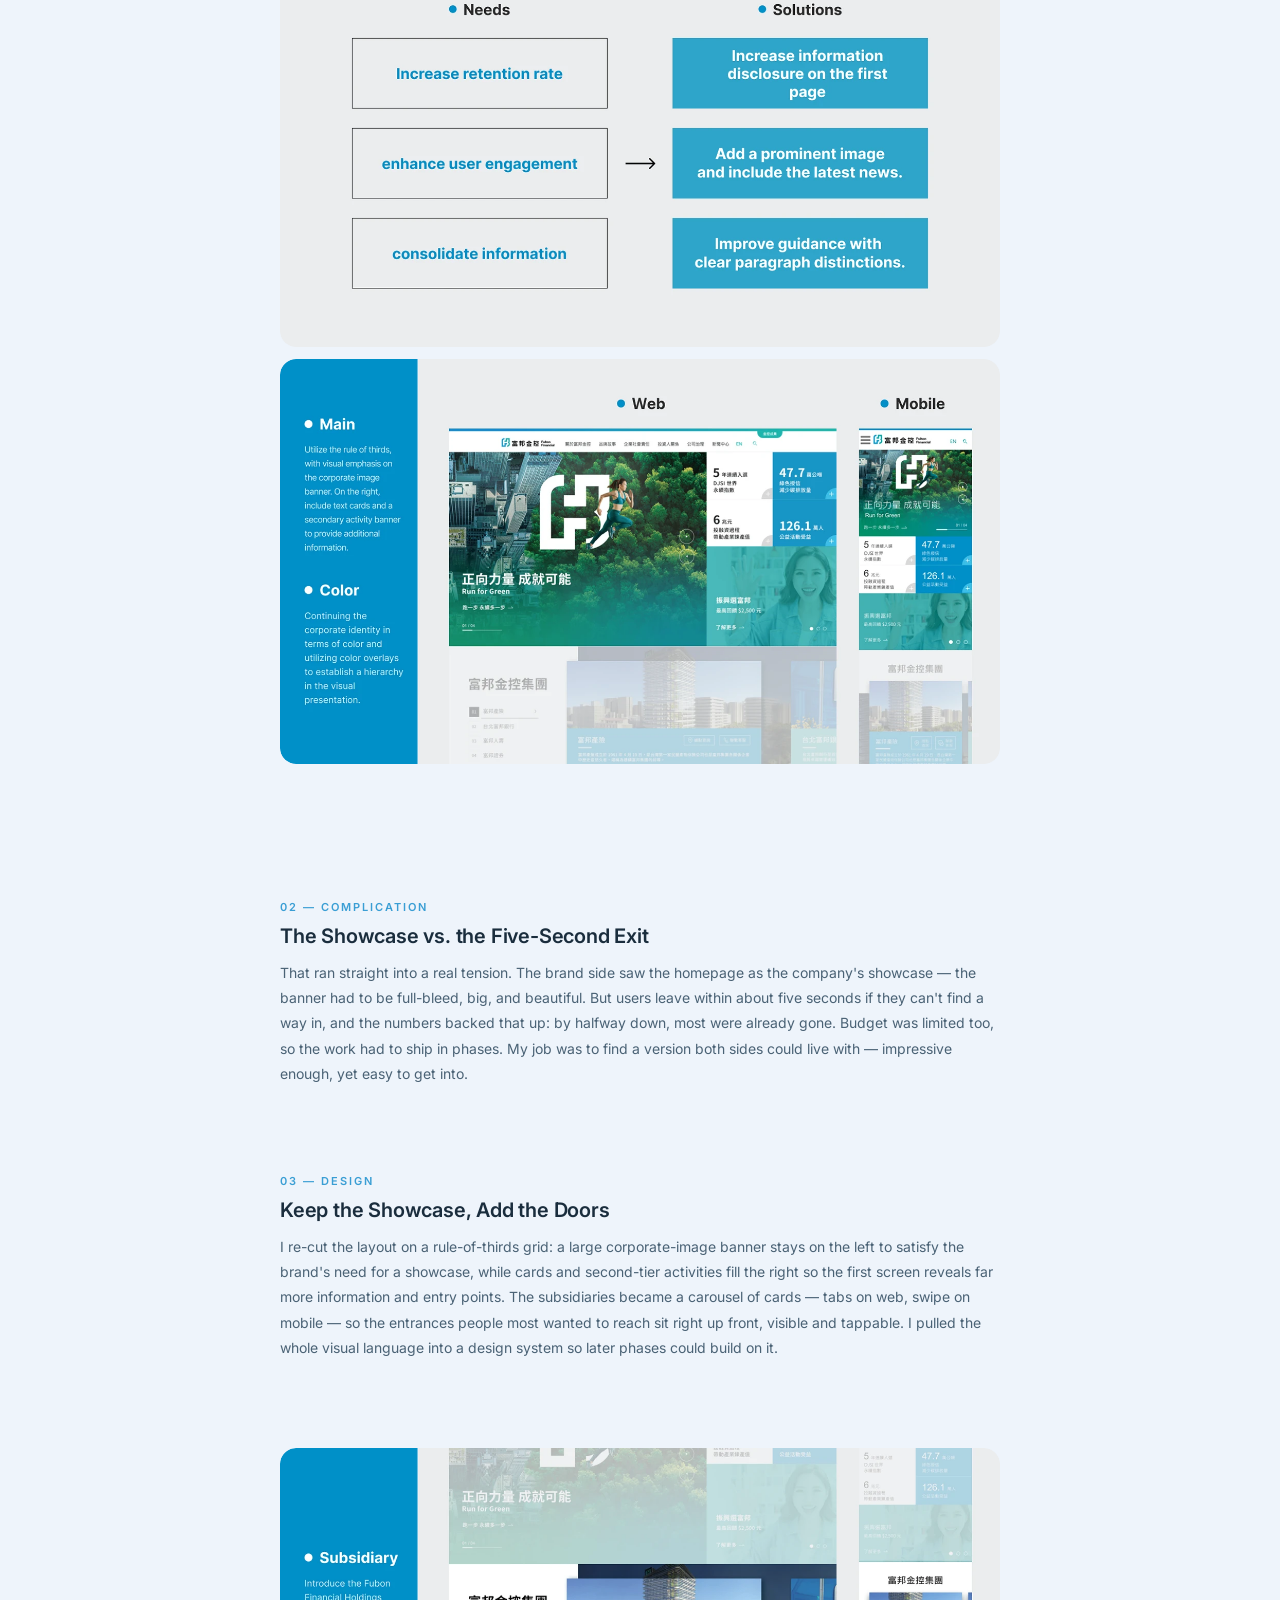
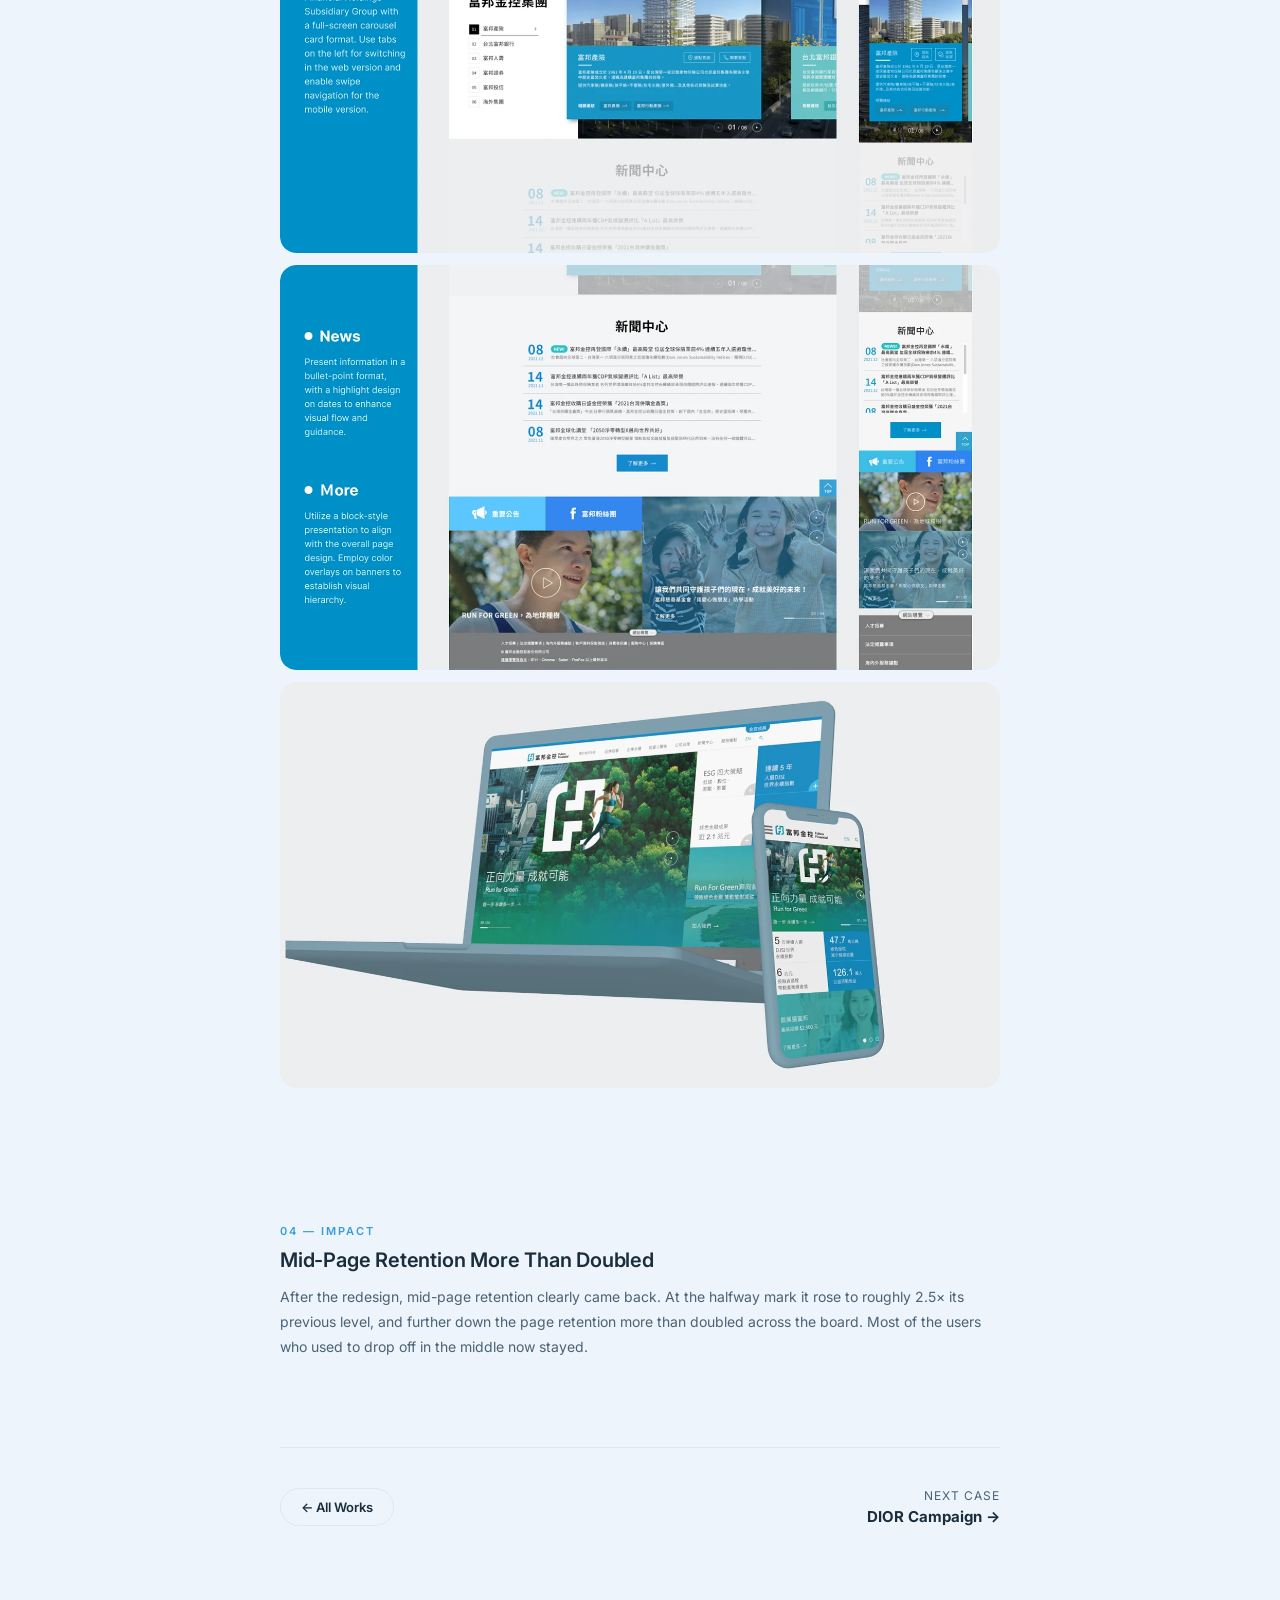
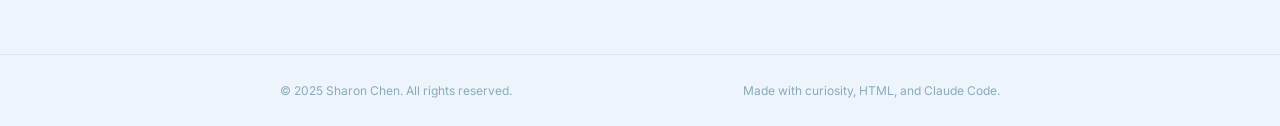
<file: works/fubon.html>
<!DOCTYPE html>
<html lang="en">
<head>
  <meta charset="UTF-8" />
  <meta name="viewport" content="width=device-width, initial-scale=1.0" />
  <title>Fubon Financial — Sharon Chen</title>
  <link rel="icon" href="../assets/img/cube.ico" sizes="32x32" />
  <script src="../assets/js/analytics.js"></script>
  <link rel="preconnect" href="https://fonts.googleapis.com" />
  <link rel="preconnect" href="https://fonts.gstatic.com" crossorigin />
  <link href="https://fonts.googleapis.com/css2?family=Inter:wght@300;400;500;600;700&display=swap" rel="stylesheet" />
  <link rel="stylesheet" href="../assets/css/style.css" />
  <link rel="stylesheet" href="../assets/css/case-study.css" />
</head>
<body>

  <!-- NAV -->
  <nav class="nav" id="nav">
    <div class="nav__inner">
      <a href="../index.html#works" class="nav__logo nav__back" data-zh="← 所有作品">← All Works</a>
      <button class="nav__toggle" id="navToggle" type="button" aria-label="Menu" aria-expanded="false" aria-controls="navLinks">
        <span></span><span></span><span></span>
      </button>
      <ul class="nav__links" id="navLinks">
        <li><a href="../index.html#about" data-zh="關於">About</a></li>
        <li><a href="../index.html#works" data-zh="作品">Works</a></li>
        <li><a href="../index.html#contact" data-zh="聯絡">Contact</a></li>
        <li><a href="../resume-sharonchen-en.pdf" data-href-zh="../resume-sharonchen-ch.pdf" target="_blank" rel="noopener" data-zh="履歷">CV</a></li>
        <li class="lang-switch" id="langSwitch">
          <button class="lang-switch__btn" id="langBtn" type="button" aria-haspopup="listbox" aria-expanded="false" aria-label="Language">
            <span id="langCurrent">EN</span>
            <svg class="lang-switch__chev" width="10" height="6" viewBox="0 0 10 6" fill="none" aria-hidden="true"><path d="M1 1l4 4 4-4" stroke="currentColor" stroke-width="1.5" stroke-linecap="round" stroke-linejoin="round"/></svg>
          </button>
          <ul class="lang-switch__menu" id="langMenu" role="listbox" aria-label="Language">
            <li><button class="lang-switch__opt" type="button" data-lang="en" role="option">English</button></li>
            <li><button class="lang-switch__opt" type="button" data-lang="zh" role="option">中文</button></li>
          </ul>
        </li>
      </ul>
    </div>
  </nav>

  <!-- HERO -->
  <section class="cs-hero">
    <div class="cs-shot cs-shot--hero"><img class="cs-hero__cover" src="../assets/img/fubon/fubon-1.webp" alt="Fubon Financial official website redesign — cover" width="1400" height="788" /></div>
  </section>

  <!-- OVERVIEW -->
  <section class="section">
    <div class="container">
      <div class="cs-overview__grid">
        <div class="cs-overview__main">
          <p class="label" data-zh="案例研究 — 02">Case Study — 02</p>
          <h1 class="cs-title" data-zh="富邦金控 官網改版">Fubon Financial</h1>
          <p class="cs-lead" data-zh="富邦金控的官網首頁改版。舊版首頁留存率偏低——滑到一半，就流失了一大半的人；資訊又太多，使用者常常找不到入口。我負責提改版方向、定調設計，並建立一套能延續的 design system。">A homepage redesign for Fubon Financial. The old homepage kept losing people — by halfway down, most had already left — and there was so much on it that visitors struggled to find their way in. I led the redesign proposal, set the design direction, and built a design system to carry it forward.</p>
        </div>
        <div class="cs-overview__meta">
          <div class="cs-meta-item">
            <p class="cs-meta__label" data-zh="角色">Role</p>
            <p class="cs-meta__value" data-zh="改版提案 · 設計定調 · Design System">Proposal · Design direction · Design system</p>
          </div>
          <div class="cs-meta-item">
            <p class="cs-meta__label" data-zh="平台">Platform</p>
            <p class="cs-meta__value" data-zh="網頁 · 響應式">Web · Responsive</p>
          </div>
          <div class="cs-meta-item">
            <p class="cs-meta__label" data-zh="團隊">Team</p>
            <p class="cs-meta__value" data-zh="PM 1 · DA 1 · RD 2 · 設計 1">PM 1 · DA 1 · RD 2 · Designer 1</p>
          </div>
          <div class="cs-meta-item">
            <p class="cs-meta__label" data-zh="工具">Tools</p>
            <p class="cs-meta__value">Figma · Photoshop</p>
          </div>
        </div>
      </div>
    </div>
  </section>

  <!-- 01 — RESEARCH -->
  <section class="section" style="padding-top: 0;">
    <div class="container">
      <div class="cs-block">
        <p class="label" data-zh="01 — 研究">01 — Research</p>
        <h2 class="cs-section__title" data-zh="使用者要的不是企業形象">What Users Actually Came For</h2>
        <p class="cs-body" data-zh="我先從數據看問題。滑動深度顯示，只要過了頁面一半，留存就掉了一大半；再看 GA 的點擊行為，大家真正點的是「金控子集團」和「服務中心」，而不是最上面那塊企業形象。換句話說，使用者是來找入口、找服務的，不是來看形象的。">I started from the data. Scroll depth showed that once people passed the halfway mark, retention had already dropped by more than half. GA click behaviour told the rest: what people actually clicked were the group's subsidiaries and the service centre — far more than the corporate-image banner up top. In other words, users came to find an entrance and get something done, not to admire the brand.</p>
      </div>
    </div>
  </section>

  <!-- SCREENS: research / old site -->
  <section class="cs-screens" style="padding-top: 0;">
    <div class="container">
      <div class="cs-stack">
        <div class="cs-shot"><img class="cs-screen-img" src="../assets/img/fubon/fubon-2.webp" data-src-zh="../assets/img/fubon/fubon-2-zh.webp" alt="Scroll-depth drop-off on the old homepage" width="1400" height="788" loading="lazy" /></div>
        <div class="cs-shot"><img class="cs-screen-img" src="../assets/img/fubon/fubon-3.webp" data-src-zh="../assets/img/fubon/fubon-3-zh.webp" alt="User needs mapped to solutions" width="1400" height="788" loading="lazy" /></div>
        <div class="cs-shot"><img class="cs-screen-img" src="../assets/img/fubon/fubon-4.webp" data-src-zh="../assets/img/fubon/fubon-4-zh.webp" alt="The old homepage's information-heavy layout" width="1400" height="788" loading="lazy" /></div>
      </div>
    </div>
  </section>

  <!-- 02 — COMPLICATION -->
  <section class="section">
    <div class="container">
      <div class="cs-block">
        <p class="label" data-zh="02 — 矛盾">02 — Complication</p>
        <h2 class="cs-section__title" data-zh="形象門面 vs. 五秒就走">The Showcase vs. the Five-Second Exit</h2>
        <p class="cs-body" data-zh="這就撞上一個很現實的拉扯。品牌端認為首頁是企業形象的門面，banner 要滿版、要大、要美；但使用者只要五秒內找不到入口就會離開——數據也正好印證：滑到一半，人就已經走掉一大半。加上預算有限，改版得分 Phase 進行。所以我要解的，是怎麼在「夠氣派」和「找得到」之間，做出兩邊都能接受的版本。">That ran straight into a real tension. The brand side saw the homepage as the company's showcase — the banner had to be full-bleed, big, and beautiful. But users leave within about five seconds if they can't find a way in, and the numbers backed that up: by halfway down, most were already gone. Budget was limited too, so the work had to ship in phases. My job was to find a version both sides could live with — impressive enough, yet easy to get into.</p>
      </div>
    </div>
  </section>

  <!-- 03 — DESIGN -->
  <section class="section" style="padding-top: 0;">
    <div class="container">
      <div class="cs-block">
        <p class="label" data-zh="03 — 設計">03 — Design</p>
        <h2 class="cs-section__title" data-zh="保留門面，也放進入口">Keep the Showcase, Add the Doors</h2>
        <p class="cs-body" data-zh="我用三分法重新切版：左邊保留一塊大的企業形象 banner，顧到品牌的門面需求；右邊補上字卡和第二層活動，讓第一屏就揭露更多資訊和入口。金控子集團的介紹改用輪播卡牌呈現——Web 用 Tab 切換、Mobile 用 Swipe——讓使用者最想找的子公司入口，在很前面就看得到、點得到。整套視覺也收斂成一份 design system，方便後續 Phase 延續。">I re-cut the layout on a rule-of-thirds grid: a large corporate-image banner stays on the left to satisfy the brand's need for a showcase, while cards and second-tier activities fill the right so the first screen reveals far more information and entry points. The subsidiaries became a carousel of cards — tabs on web, swipe on mobile — so the entrances people most wanted to reach sit right up front, visible and tappable. I pulled the whole visual language into a design system so later phases could build on it.</p>
      </div>
    </div>
  </section>

  <!-- SCREENS: the redesign -->
  <section class="cs-screens" style="padding-top: 0;">
    <div class="container">
      <div class="cs-stack">
        <div class="cs-shot"><img class="cs-screen-img" src="../assets/img/fubon/fubon-5.webp" data-src-zh="../assets/img/fubon/fubon-5-zh.webp" alt="Redesigned homepage — web and mobile" width="1400" height="788" loading="lazy" /></div>
        <div class="cs-shot"><img class="cs-screen-img" src="../assets/img/fubon/fubon-6.webp" data-src-zh="../assets/img/fubon/fubon-6-zh.webp" alt="Subsidiary cards as a carousel (tabs on web, swipe on mobile)" width="1400" height="788" loading="lazy" /></div>
        <div class="cs-shot"><img class="cs-screen-img" src="../assets/img/fubon/fubon-7.webp" alt="Final homepage design" width="1400" height="788" loading="lazy" /></div>
      </div>
    </div>
  </section>

  <!-- 04 — IMPACT -->
  <section class="section">
    <div class="container">
      <div class="cs-block">
        <p class="label" data-zh="04 — 成果">04 — Impact</p>
        <h2 class="cs-section__title" data-zh="中段留存翻了一倍多">Mid-Page Retention More Than Doubled</h2>
        <p class="cs-body" data-zh="改版後，中深度的留存明顯回來了。滑到一半的留存大約拉高到原本的 2.5 倍，頁面後半段也普遍提升了一倍以上。原本在中段大量流失的使用者，有一半以上被留了下來。">After the redesign, mid-page retention clearly came back. At the halfway mark it rose to roughly 2.5× its previous level, and further down the page retention more than doubled across the board. Most of the users who used to drop off in the middle now stayed.</p>
      </div>
    </div>
  </section>

  <!-- CASE NAV -->
  <div class="cs-nav-cases section" style="padding-top: 0;">
    <div class="container">
      <div class="cs-nav-cases__inner">
        <a href="../index.html#works" class="btn btn--ghost" data-zh="← 所有作品">← All Works</a>
        <a href="dior.html" class="cs-nav-cases__next">
          <span data-zh="下一個案例">Next Case</span>
          <strong>DIOR Campaign →</strong>
        </a>
      </div>
    </div>
  </div>

  <!-- FOOTER -->
  <footer class="footer">
    <div class="container">
      <p class="footer__copy" data-zh="© 2025 Sharon Chen. 版權所有。">© 2025 Sharon Chen. All rights reserved.</p>
      <p class="footer__craft" data-zh="用好奇心、HTML 和 Claude Code 寫成。">Made with curiosity, HTML, and Claude Code.</p>
    </div>
  </footer>

  <script>
    const nav = document.getElementById('nav');
    window.addEventListener('scroll', () => {
      nav.classList.toggle('scrolled', window.scrollY > 60);
    }, { passive: true });

    // Scroll reveal
    const revealEls = document.querySelectorAll('.cs-block, .cs-screens, .cs-overview__main, .cs-overview__meta');
    revealEls.forEach((el, i) => {
      el.classList.add('reveal');
      if (i % 2 === 1) el.classList.add('reveal-delay-1');
    });
    const revealObserver = new IntersectionObserver((entries) => {
      entries.forEach(e => {
        if (e.isIntersecting) { e.target.classList.add('visible'); revealObserver.unobserve(e.target); }
      });
    }, { threshold: 0.1 });
    revealEls.forEach(el => revealObserver.observe(el));
  </script>
  <script src="../assets/js/i18n.js"></script>

</body>
</html>
</file>
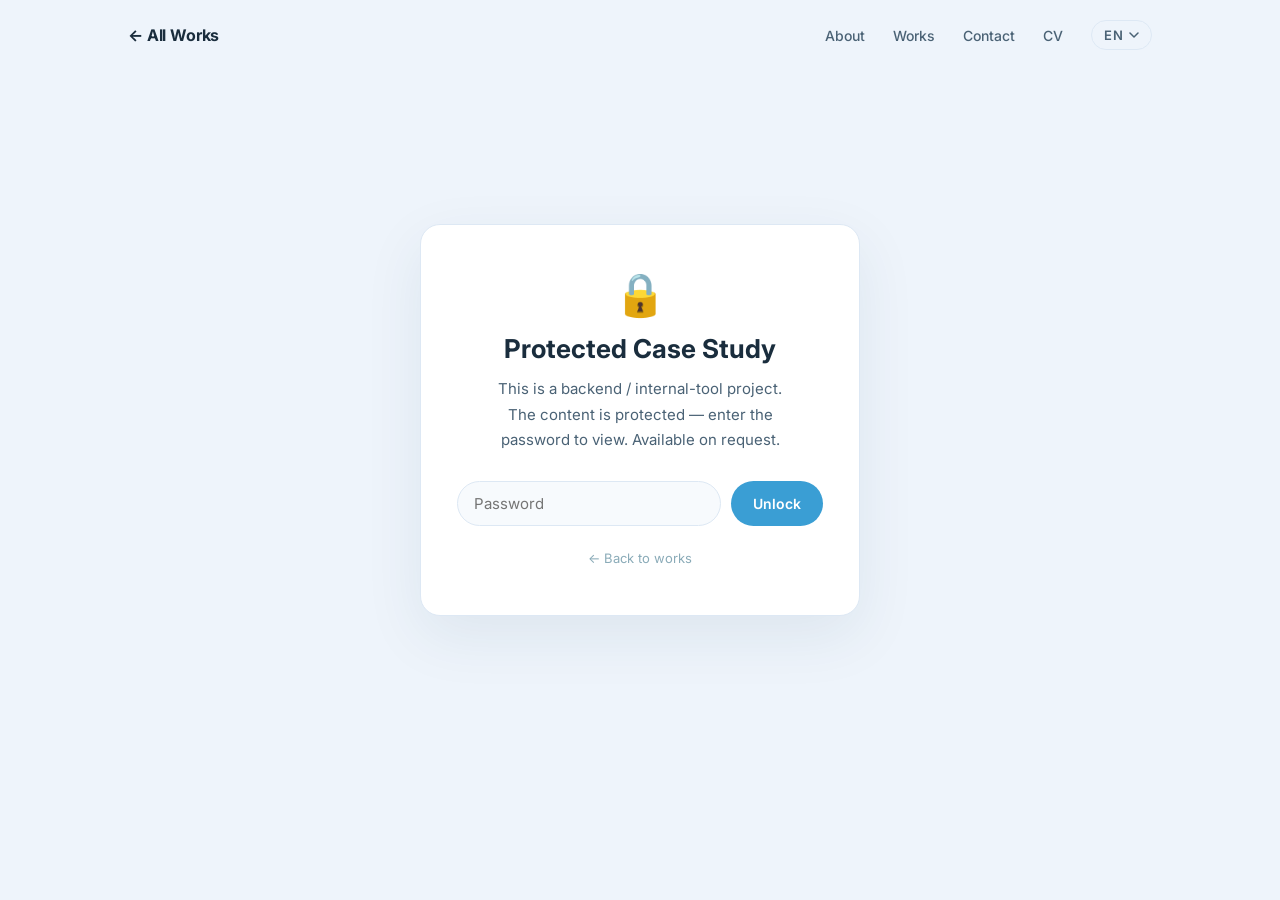
<file: works/momo.html>
<!DOCTYPE html>
<html lang="en">
<head>
  <meta charset="UTF-8" />
  <meta name="viewport" content="width=device-width, initial-scale=1.0" />
  <title>Protected Project — Sharon Chen</title>
  <link rel="icon" href="../assets/img/cube.ico" sizes="32x32" />
  <script src="../assets/js/analytics.js"></script>
  <meta name="robots" content="noindex" />
  <link rel="preconnect" href="https://fonts.googleapis.com" />
  <link rel="preconnect" href="https://fonts.gstatic.com" crossorigin />
  <link href="https://fonts.googleapis.com/css2?family=Inter:wght@300;400;500;600;700&display=swap" rel="stylesheet" />
  <link rel="stylesheet" href="../assets/css/style.css" />
  <link rel="stylesheet" href="../assets/css/case-study.css" />
</head>
<body>

  <!-- NAV -->
  <nav class="nav" id="nav">
    <div class="nav__inner">
      <a href="../index.html#works" class="nav__logo nav__back" data-zh="← 所有作品">← All Works</a>
      <button class="nav__toggle" id="navToggle" type="button" aria-label="Menu" aria-expanded="false" aria-controls="navLinks">
        <span></span><span></span><span></span>
      </button>
      <ul class="nav__links" id="navLinks">
        <li><a href="../index.html#about" data-zh="關於">About</a></li>
        <li><a href="../index.html#works" data-zh="作品">Works</a></li>
        <li><a href="../index.html#contact" data-zh="聯絡">Contact</a></li>
        <li><a href="../resume-sharonchen-en.pdf" data-href-zh="../resume-sharonchen-ch.pdf" target="_blank" rel="noopener" data-zh="履歷">CV</a></li>
        <li class="lang-switch" id="langSwitch">
          <button class="lang-switch__btn" id="langBtn" type="button" aria-haspopup="listbox" aria-expanded="false" aria-label="Language">
            <span id="langCurrent">EN</span>
            <svg class="lang-switch__chev" width="10" height="6" viewBox="0 0 10 6" fill="none" aria-hidden="true"><path d="M1 1l4 4 4-4" stroke="currentColor" stroke-width="1.5" stroke-linecap="round" stroke-linejoin="round"/></svg>
          </button>
          <ul class="lang-switch__menu" id="langMenu" role="listbox" aria-label="Language">
            <li><button class="lang-switch__opt" type="button" data-lang="en" role="option">English</button></li>
            <li><button class="lang-switch__opt" type="button" data-lang="zh" role="option">中文</button></li>
          </ul>
        </li>
      </ul>
    </div>
  </nav>

  <!-- LOCK SCREEN -->
  <section class="cs-lock" id="csLock">
    <div class="cs-lock__card">
      <div class="cs-lock__icon">🔒</div>
      <h1 class="cs-lock__title" data-zh="保密專案">Protected Case Study</h1>
      <p class="cs-lock__sub" data-zh="這是一個後台系統專案，內容受保護。請輸入密碼查看，密碼可於面試時提供。">This is a backend / internal-tool project. The content is protected — enter the password to view. Available on request.</p>
      <form class="cs-lock__form" id="csLockForm">
        <input type="password" class="cs-lock__input" id="csLockInput" placeholder="Password" autocomplete="off" aria-label="Password" />
        <button type="submit" class="cs-lock__btn" data-zh="解鎖">Unlock</button>
      </form>
      <p class="cs-lock__error" id="csLockError" hidden data-zh="密碼不對，再試一次。">Wrong password — please try again.</p>
      <a href="../index.html#works" class="cs-lock__back" data-zh="← 回到作品">← Back to works</a>
    </div>
  </section>

  <!-- PROTECTED CONTENT (revealed after unlock) -->
  <div id="csContent" hidden>

    <!-- HERO -->
    <section class="cs-hero">
      <div class="cs-shot cs-shot--hero"><img class="cs-hero__cover" src="../assets/img/momo/0.png" width="1440" height="810" alt="momo 問問 — Front- and Back-Office CRM, cover" /></div>
    </section>

    <!-- OVERVIEW -->
    <section class="section">
      <div class="container">
        <div class="cs-overview__grid">
          <div class="cs-overview__main">
            <p class="label" data-zh="案例研究 — 06">Case Study — 06</p>
            <h1 class="cs-title" data-zh="momo 問問 前後台CRM系統">Front- and Back-Office CRM</h1>
            <p class="cs-lead" data-zh="momo 問問要處理的，是電商平台上三方的溝通：平台、商店，還有消費者。當時 momo 正從純 2C 零售轉向 2B2C、開始讓商家進駐，我負責設計消費者端的聊天功能「問問」，以及讓這些對話（包含後續的爭議）能一直走下去的客服後台。">momo 問問 is about getting the three sides of a marketplace — platform, stores, and shoppers — talking to each other. At the time, momo was shifting from a pure 2C retailer toward a 2B2C marketplace and opening up to third-party stores. I designed the shopper-facing chat, 問問, and the customer-service back office that keeps those conversations moving, disputes included.</p>
          </div>
          <div class="cs-overview__meta">
            <div class="cs-meta-item">
              <p class="cs-meta__label" data-zh="角色">Role</p>
              <p class="cs-meta__value" data-zh="需求訪談 · 流程規劃 · 介面設計 · 規格文件">Research · Flows · UI · Specs</p>
            </div>
            <div class="cs-meta-item">
              <p class="cs-meta__label" data-zh="平台">Platform</p>
              <p class="cs-meta__value" data-zh="行動 App · 內部後台">Mobile App · Internal Tool</p>
            </div>
            <div class="cs-meta-item">
              <p class="cs-meta__label" data-zh="團隊">Team</p>
              <p class="cs-meta__value" data-zh="PM 1 · RD 3 · 設計 1">PM 1 · RD 3 · Designer 1</p>
            </div>
            <div class="cs-meta-item">
              <p class="cs-meta__label" data-zh="工具">Tools</p>
              <p class="cs-meta__value">Figma</p>
            </div>
          </div>
        </div>
      </div>
    </section>

    <!-- 01 — CHALLENGE -->
    <section class="section" style="padding-top: 0;">
      <div class="container">
        <div class="cs-block">
          <p class="label" data-zh="01 — 挑戰">01 — Challenge</p>
          <h2 class="cs-section__title" data-zh="三方角色，一個對話">Three Sides, One Conversation</h2>
          <p class="cs-body" data-zh="商家一進駐，三個目標完全不一樣的角色就得一起運作。平台要訂規則、把系統搭起來；商店想要好上手、好做生意；消費者只希望交易順、售後有人管。而我要做的，就是讓這三邊的溝通不卡住。">The moment stores came onboard, three groups with very different goals had to work together. The platform needed to set the rules and build the system. Stores wanted it easy to run their business. Shoppers just wanted a smooth purchase and someone to turn to afterwards. My job was to keep the communication between them from breaking down.</p>
        </div>
      </div>
    </section>

    <!-- SCREENS: three-party relationship -->
    <section class="cs-screens" style="padding-top: 0;">
      <div class="container">
        <div class="cs-stack">
          <div class="cs-shot"><img class="cs-screen-img" src="../assets/img/momo/chart-roles-en.png" data-src-zh="../assets/img/momo/chart-roles.png" width="2640" height="1710" loading="lazy" alt="The three-party relationship: platform, store, and customer" /></div>
        </div>
      </div>
    </section>

    <!-- 02 — DESIGN: shopper chat -->
    <section class="section">
      <div class="container">
        <div class="cs-block">
          <p class="label" data-zh="02 — 設計">02 — Design</p>
          <h2 class="cs-section__title" data-zh="用聊天室，接住每個提問">Questions, Handled in Chat</h2>
          <p class="cs-body" data-zh="消費者和商店之間要怎麼聊？我選了大家最熟的方式：聊天室，也就是「問問」。它就放在店鋪首頁和商品頁上，想問什麼當下就能問，不用特地跳出去。">How should shoppers and stores actually talk? I went with the format everyone already knows: a chat thread, 問問. It sits right on the store page and the product page, so a question can happen on the spot, without anyone having to leave what they were looking at.</p>
        </div>
      </div>
    </section>

    <!-- SCREENS: shopper chat -->
    <section class="cs-screens" style="padding-top: 0;">
      <div class="container">
        <div class="cs-stack">
          <div class="cs-shot"><img class="cs-screen-img" src="../assets/img/momo/screens-chat.png" width="1900" height="1016" loading="lazy" alt="問問 chat opened from the store page and the product page" /></div>
        </div>
      </div>
    </section>

    <!-- 03 — PROCESS: dispute / platform intervention -->
    <section class="section">
      <div class="container">
        <div class="cs-block">
          <p class="label" data-zh="03 — 流程">03 — Process</p>
          <h2 class="cs-section__title" data-zh="當交易出了問題">When a Deal Goes Wrong</h2>
          <p class="cs-body" data-zh="但交易不是每次都能順利收場。遇到有爭議的訂單，我把「平台介入」的流程整個攤開來，橫跨客戶、商店、平台客服三方，讓每一步都清楚：接下來換誰動作、平台又是在哪個時間點進來協調。">But not every order wraps up smoothly. For the ones that turn into disputes, I laid out the whole platform-intervention flow across the customer, the store, and platform support, so each step is clear: who acts next, and at what point the platform comes in to mediate.</p>
        </div>
      </div>
    </section>

    <!-- SCREENS: flow + dispute -->
    <section class="cs-screens" style="padding-top: 0;">
      <div class="container">
        <div class="cs-stack">
          <div class="cs-shot"><img class="cs-screen-img" src="../assets/img/momo/chart-flow-en.png" data-src-zh="../assets/img/momo/chart-flow.png" width="3600" height="1793" loading="lazy" alt="Platform-intervention flow across customer, store, and support" /></div>
          <div class="cs-shot"><img class="cs-screen-img" src="../assets/img/momo/screens-dispute.png" width="1769" height="925" loading="lazy" alt="Applying for platform intervention from the chat" /></div>
        </div>
      </div>
    </section>

    <!-- 04 — A JUDGMENT CALL: entry visibility -->
    <section class="section">
      <div class="container">
        <div class="cs-block">
          <p class="label" data-zh="04 — 權衡">04 — A Judgment Call</p>
          <h2 class="cs-section__title" data-zh="「申請平台介入」該多明顯？">How Visible Should "Ask the Platform" Be?</h2>
          <p class="cs-body" data-zh="這裡有個很真實的兩難。營運希望「平台介入」的入口夠明顯，使用者真的需要時才找得到路；客服卻怕太明顯，那樣大小事都會被丟給平台。所以我的任務是說服利害關係人：除了利用卡控機制，確保真的有訂單問題才能申請平台介入之外，在 UI 入口上也有妥協，把入口收進「＋」選單：要用的時候找得到，但平常使用並不明顯。">This was a genuinely tricky trade-off. Operations wanted the platform-intervention entry to be obvious, so people could find it when they really needed it; customer service worried that if it were too obvious, every little thing would get dumped on the platform. So my job became convincing the stakeholders of a two-part answer: a gating mechanism that only lets a case reach platform intervention when there's a real order problem, plus a compromise on the UI — the entry lives inside the "＋" menu, findable when you need it but not something you notice day to day.</p>
        </div>
      </div>
    </section>

    <!-- 05 — THE BACK OFFICE -->
    <section class="section">
      <div class="container">
        <div class="cs-block">
          <p class="label" data-zh="05 — 後台">05 — The Back Office</p>
          <h2 class="cs-section__title" data-zh="讓客服一上手就會用的後台">A Back Office That Felt Familiar</h2>
          <p class="cs-body" data-zh="客服使用的 CRM 系統，我透過需求訪談與使用者易用性測試重新規劃了介面。我盡量沿用他們本來習慣的操作邏輯避免重新學習，把案件操作做成聊天室，再自動把相關的訂單資訊帶進來，使操作更直覺、縮短工作成本。">This is the CRM the customer-service team works in. I re-planned the interface from user interviews and usability testing, keeping it close to the way they already worked so there was nothing new to learn. Each case is handled as a chat thread, with the relevant order details pulled in automatically, so the work feels more intuitive and takes less time.</p>
        </div>
      </div>
    </section>

    <!-- SCREENS: back office -->
    <section class="cs-screens" style="padding-top: 0;">
      <div class="container">
        <div class="cs-stack">
          <div class="cs-shot"><img class="cs-screen-img" src="../assets/img/momo/screens-backend.png" width="1440" height="832" loading="lazy" alt="The customer-service back office: case list with filters" /></div>
          <div class="cs-shot"><img class="cs-screen-img" src="../assets/img/momo/screens-backend-2.png" width="1440" height="832" loading="lazy" alt="Case detail handled as a chat thread with order info pulled in" /></div>
        </div>
      </div>
    </section>

    <!-- 06 — IMPACT -->
    <section class="section">
      <div class="container">
        <div class="cs-block">
          <p class="label" data-zh="06 — 成果">06 — Impact</p>
          <h2 class="cs-section__title" data-zh="成為後續開發的基礎">Adopted as the Foundation</h2>
          <p class="cs-body" data-zh="最後，這套架構被團隊採用，也成了後面幾個功能繼續長出來的基礎。">In the end, the structure was adopted by the team, and became the base that later features were built on.</p>
        </div>
      </div>
    </section>

    <!-- CASE NAV -->
    <div class="cs-nav-cases section" style="padding-top: 0;">
      <div class="container">
        <div class="cs-nav-cases__inner">
          <a href="../index.html#works" class="btn btn--ghost" data-zh="← 所有作品">← All Works</a>
        </div>
      </div>
    </div>

    <!-- FOOTER -->
    <footer class="footer">
      <div class="container">
        <p class="footer__copy" data-zh="© 2025 Sharon Chen. 版權所有。">© 2025 Sharon Chen. All rights reserved.</p>
        <p class="footer__craft" data-zh="用好奇心、HTML 和 Claude Code 寫成。">Made with curiosity, HTML, and Claude Code.</p>
      </div>
    </footer>

  </div><!-- /csContent -->

  <script>
    // Nav scroll effect
    const nav = document.getElementById('nav');
    window.addEventListener('scroll', () => {
      nav.classList.toggle('scrolled', window.scrollY > 60);
    }, { passive: true });

    // ---- Password gate (client-side; deters casual visitors, not real security) ----
    // Hash of the current password (SHA-256, hex). Password: Sharon2026
    const PASS_HASH = '19202c69416293df58b3c6b83331d279054fea476b620fb8fd78396e13a4daed';
    const STORE_KEY = 'momoUnlocked';
    const lock = document.getElementById('csLock');
    const content = document.getElementById('csContent');
    const form = document.getElementById('csLockForm');
    const input = document.getElementById('csLockInput');
    const errEl = document.getElementById('csLockError');

    async function sha256Hex(str) {
      const buf = await crypto.subtle.digest('SHA-256', new TextEncoder().encode(str));
      return Array.from(new Uint8Array(buf)).map(b => b.toString(16).padStart(2, '0')).join('');
    }
    function reveal() {
      lock.hidden = true;
      lock.style.display = 'none';
      content.hidden = false;
    }
    try { if (sessionStorage.getItem(STORE_KEY) === '1') reveal(); } catch (e) {}

    form.addEventListener('submit', async (e) => {
      e.preventDefault();
      errEl.hidden = true;
      let ok = false;
      try { ok = (await sha256Hex(input.value)) === PASS_HASH; } catch (e) { ok = false; }
      if (ok) {
        try { sessionStorage.setItem(STORE_KEY, '1'); } catch (e) {}
        if (window.trackEvent) window.trackEvent('protected_unlock');
        reveal();
      } else {
        errEl.hidden = false;
        input.value = '';
        input.focus();
      }
    });
  </script>
  <script src="../assets/js/i18n.js"></script>

</body>
</html>
</file>
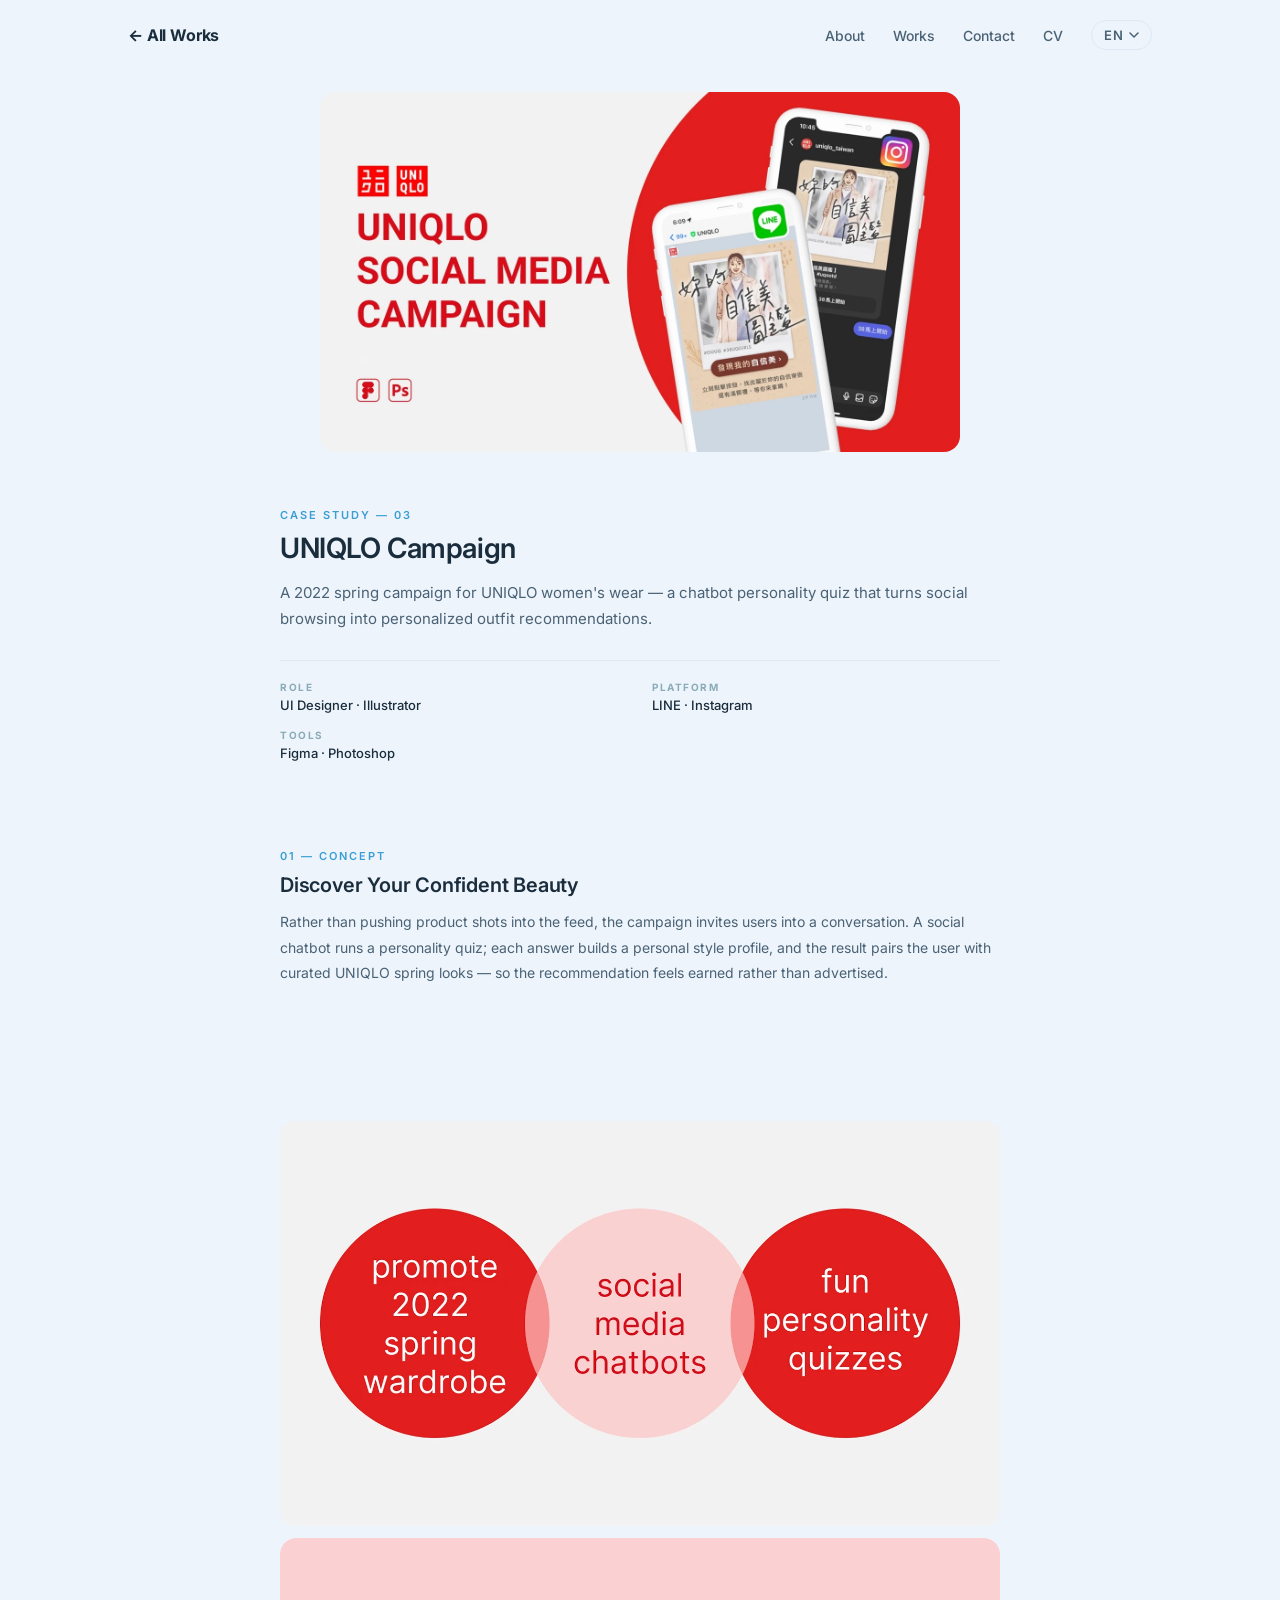
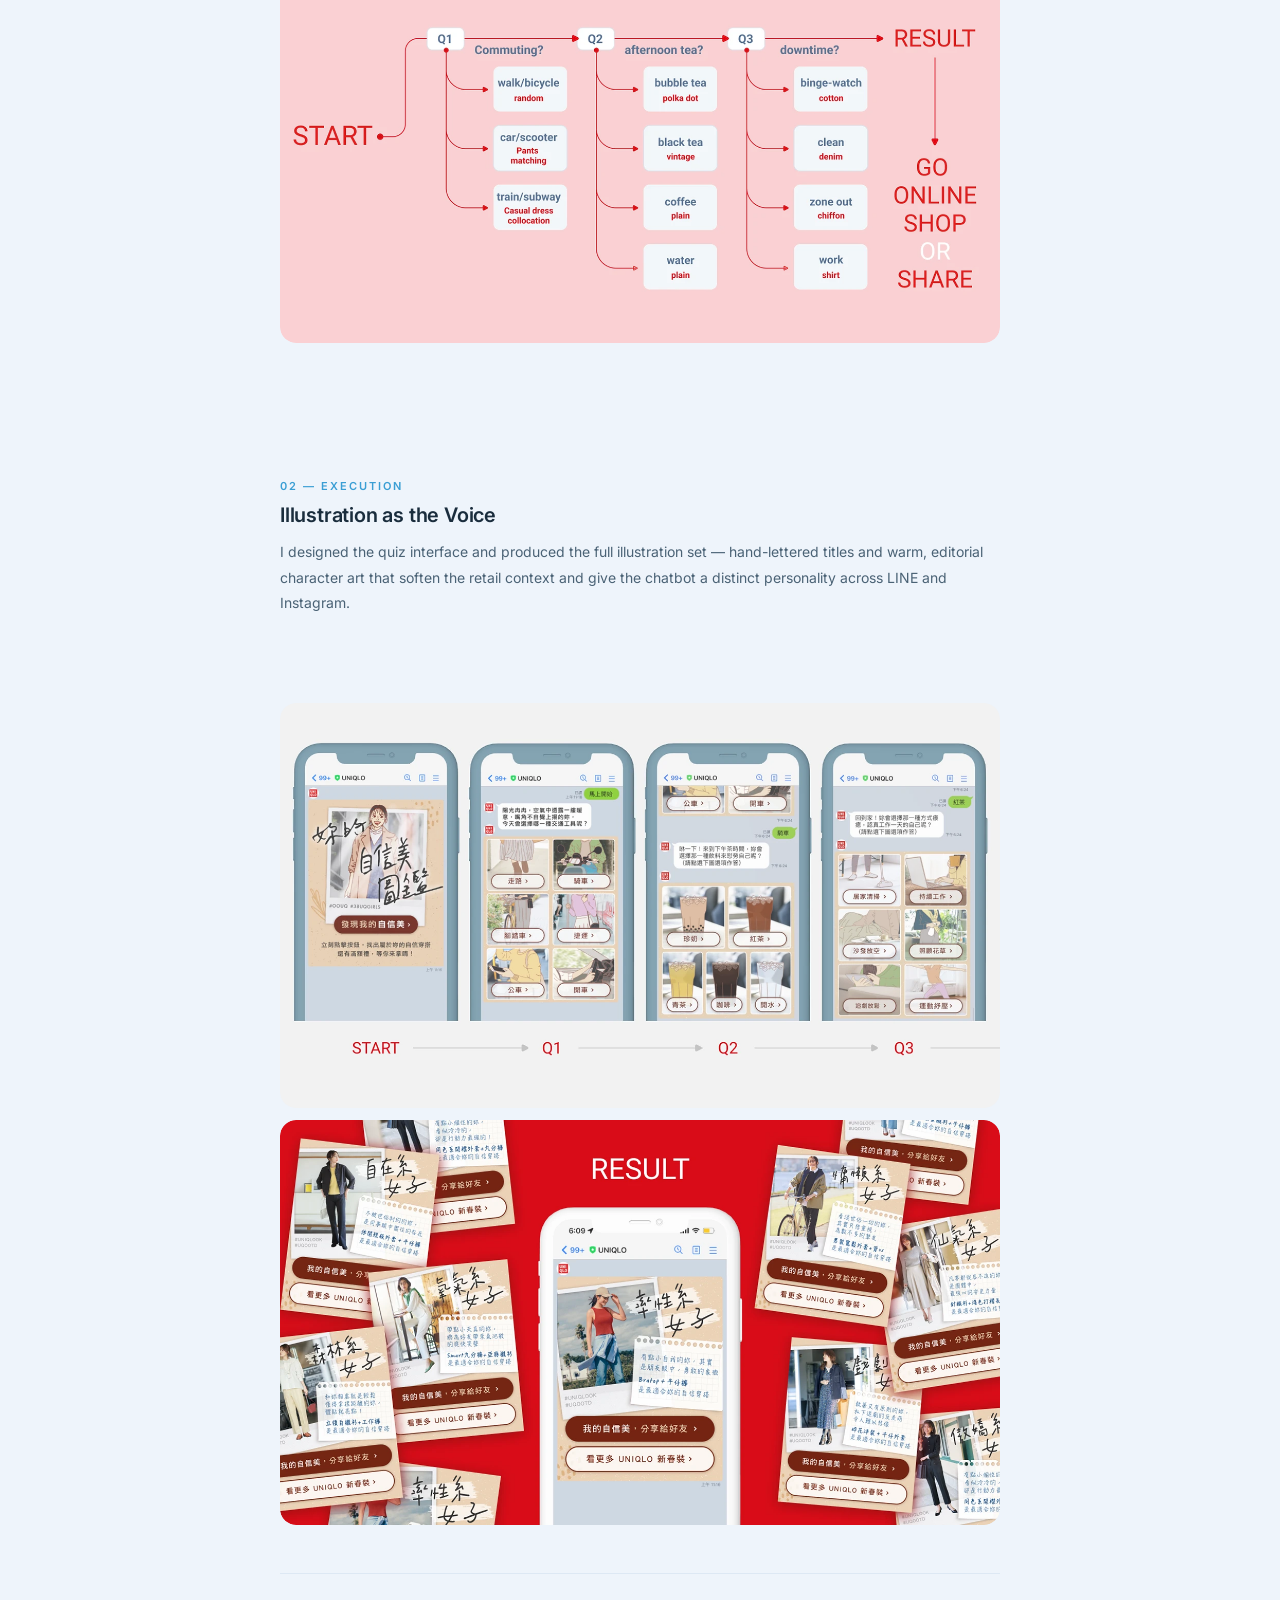
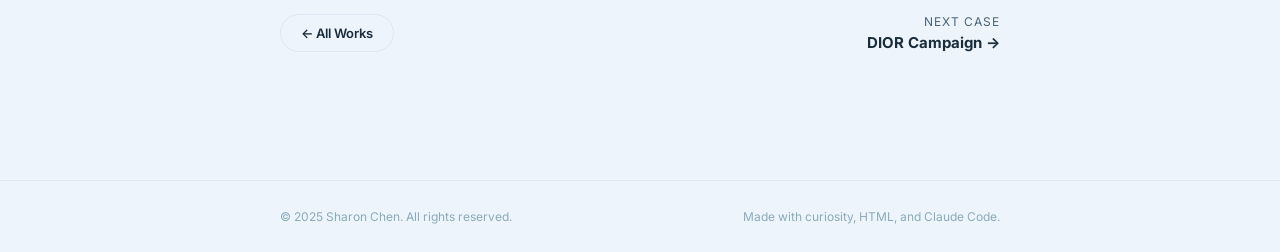
<file: works/uniqlo.html>
<!DOCTYPE html>
<html lang="en">
<head>
  <meta charset="UTF-8" />
  <meta name="viewport" content="width=device-width, initial-scale=1.0" />
  <title>UNIQLO Campaign — Sharon Chen</title>
  <link rel="icon" href="../assets/img/cube.ico" sizes="32x32" />
  <script src="../assets/js/analytics.js"></script>
  <link rel="preconnect" href="https://fonts.googleapis.com" />
  <link rel="preconnect" href="https://fonts.gstatic.com" crossorigin />
  <link href="https://fonts.googleapis.com/css2?family=Inter:wght@300;400;500;600;700&display=swap" rel="stylesheet" />
  <link rel="stylesheet" href="../assets/css/style.css" />
  <link rel="stylesheet" href="../assets/css/case-study.css" />
</head>
<body>

  <!-- NAV -->
  <nav class="nav" id="nav">
    <div class="nav__inner">
      <a href="../index.html#works" class="nav__logo nav__back" data-zh="← 所有作品">← All Works</a>
      <button class="nav__toggle" id="navToggle" type="button" aria-label="Menu" aria-expanded="false" aria-controls="navLinks">
        <span></span><span></span><span></span>
      </button>
      <ul class="nav__links" id="navLinks">
        <li><a href="../index.html#about" data-zh="關於">About</a></li>
        <li><a href="../index.html#works" data-zh="作品">Works</a></li>
        <li><a href="../index.html#contact" data-zh="聯絡">Contact</a></li>
        <li><a href="../resume-sharonchen-en.pdf" data-href-zh="../resume-sharonchen-ch.pdf" target="_blank" rel="noopener" data-zh="履歷">CV</a></li>
        <li class="lang-switch" id="langSwitch">
          <button class="lang-switch__btn" id="langBtn" type="button" aria-haspopup="listbox" aria-expanded="false" aria-label="Language">
            <span id="langCurrent">EN</span>
            <svg class="lang-switch__chev" width="10" height="6" viewBox="0 0 10 6" fill="none" aria-hidden="true"><path d="M1 1l4 4 4-4" stroke="currentColor" stroke-width="1.5" stroke-linecap="round" stroke-linejoin="round"/></svg>
          </button>
          <ul class="lang-switch__menu" id="langMenu" role="listbox" aria-label="Language">
            <li><button class="lang-switch__opt" type="button" data-lang="en" role="option">English</button></li>
            <li><button class="lang-switch__opt" type="button" data-lang="zh" role="option">中文</button></li>
          </ul>
        </li>
      </ul>
    </div>
  </nav>

  <!-- HERO -->
  <section class="cs-hero">
    <div class="cs-shot cs-shot--hero"><img class="cs-hero__cover" src="../assets/img/uniqlo/uniqlo-1.webp" alt="UNIQLO social media campaign — cover" width="1400" height="788" /></div>
  </section>

  <!-- OVERVIEW -->
  <section class="section">
    <div class="container">
      <div class="cs-overview__grid">
        <div class="cs-overview__main">
          <p class="label" data-zh="案例研究 — 03">Case Study — 03</p>
          <h1 class="cs-title">UNIQLO Campaign</h1>
          <p class="cs-lead" data-zh="UNIQLO 2022 春季女裝企劃——以聊天機器人性格測驗，將社群瀏覽轉化為個人化的穿搭推薦。">A 2022 spring campaign for UNIQLO women's wear — a chatbot personality quiz that turns social browsing into personalized outfit recommendations.</p>
        </div>
        <div class="cs-overview__meta">
          <div class="cs-meta-item">
            <p class="cs-meta__label" data-zh="角色">Role</p>
            <p class="cs-meta__value" data-zh="UI 設計師 · 插畫">UI Designer · Illustrator</p>
          </div>
          <div class="cs-meta-item">
            <p class="cs-meta__label" data-zh="平台">Platform</p>
            <p class="cs-meta__value">LINE · Instagram</p>
          </div>
          <div class="cs-meta-item">
            <p class="cs-meta__label" data-zh="工具">Tools</p>
            <p class="cs-meta__value">Figma · Photoshop</p>
          </div>
        </div>
      </div>
    </div>
  </section>

  <!-- CONCEPT -->
  <section class="section" style="padding-top: 0;">
    <div class="container">
      <div class="cs-block">
        <p class="label" data-zh="01 — 概念">01 — Concept</p>
        <h2 class="cs-section__title" data-zh="發現你的自信美">Discover Your Confident Beauty</h2>
        <p class="cs-body" data-zh="與其把產品照推進動態，這個企劃邀請使用者進入一場對話。社群聊天機器人進行性格測驗，每個回答都建構出個人的風格輪廓，結果再為使用者配對精選的 UNIQLO 春裝——讓推薦像是自己贏得的，而非被廣告推播。">Rather than pushing product shots into the feed, the campaign invites users into a conversation. A social chatbot runs a personality quiz; each answer builds a personal style profile, and the result pairs the user with curated UNIQLO spring looks — so the recommendation feels earned rather than advertised.</p>
      </div>
    </div>
  </section>

  <!-- SCREENS -->
  <section class="cs-screens">
    <div class="container">
      <div class="cs-stack">
        <div class="cs-shot"><img class="cs-screen-img" src="../assets/img/uniqlo/uniqlo-2.webp" alt="Campaign concept and chatbot entry point" width="1400" height="788" loading="lazy" /></div>
        <div class="cs-shot"><img class="cs-screen-img" src="../assets/img/uniqlo/uniqlo-3.webp" alt="Personality quiz flow" width="1400" height="788" loading="lazy" /></div>
      </div>
    </div>
  </section>

  <!-- EXECUTION -->
  <section class="section">
    <div class="container">
      <div class="cs-block">
        <p class="label" data-zh="02 — 執行">02 — Execution</p>
        <h2 class="cs-section__title" data-zh="以插畫定調">Illustration as the Voice</h2>
        <p class="cs-body" data-zh="我設計了測驗介面，並繪製整組企劃插畫——手寫標題與溫暖、帶編輯感的角色插畫，柔化了零售語境，也讓聊天機器人在 LINE 與 Instagram 上具備鮮明的個性。">I designed the quiz interface and produced the full illustration set — hand-lettered titles and warm, editorial character art that soften the retail context and give the chatbot a distinct personality across LINE and Instagram.</p>
      </div>
    </div>
  </section>

  <!-- SCREENS 2 -->
  <section class="cs-screens" style="padding-top: 0;">
    <div class="container">
      <div class="cs-stack">
        <div class="cs-shot"><img class="cs-screen-img" src="../assets/img/uniqlo/uniqlo-4.webp" alt="Quiz result and outfit recommendation" width="1400" height="788" loading="lazy" /></div>
        <div class="cs-shot"><img class="cs-screen-img" src="../assets/img/uniqlo/uniqlo-5.webp" alt="Campaign visual assets" width="1400" height="788" loading="lazy" /></div>
      </div>
    </div>
  </section>

  <!-- CASE NAV -->
  <div class="cs-nav-cases section" style="padding-top: 0;">
    <div class="container">
      <div class="cs-nav-cases__inner">
        <a href="../index.html#works" class="btn btn--ghost" data-zh="← 所有作品">← All Works</a>
        <a href="dior.html" class="cs-nav-cases__next">
          <span data-zh="下一個案例">Next Case</span>
          <strong>DIOR Campaign →</strong>
        </a>
      </div>
    </div>
  </div>

  <!-- FOOTER -->
  <footer class="footer">
    <div class="container">
      <p class="footer__copy" data-zh="© 2025 Sharon Chen. 版權所有。">© 2025 Sharon Chen. All rights reserved.</p>
      <p class="footer__craft" data-zh="用好奇心、HTML 和 Claude Code 寫成。">Made with curiosity, HTML, and Claude Code.</p>
    </div>
  </footer>

  <script>
    const nav = document.getElementById('nav');
    window.addEventListener('scroll', () => {
      nav.classList.toggle('scrolled', window.scrollY > 60);
    }, { passive: true });

    // Scroll reveal
    const revealEls = document.querySelectorAll('.cs-block, .cs-screens, .cs-overview__main, .cs-overview__meta');
    revealEls.forEach((el, i) => {
      el.classList.add('reveal');
      if (i % 2 === 1) el.classList.add('reveal-delay-1');
    });
    const revealObserver = new IntersectionObserver((entries) => {
      entries.forEach(e => {
        if (e.isIntersecting) { e.target.classList.add('visible'); revealObserver.unobserve(e.target); }
      });
    }, { threshold: 0.1 });
    revealEls.forEach(el => revealObserver.observe(el));
  </script>
  <script src="../assets/js/i18n.js"></script>

</body>
</html>
</file>
<file: assets/css/style.css>
/* ============================
   VIEW TRANSITIONS
   ============================ */
@view-transition {
  navigation: auto;
}

/* Root: new page slides up, old fades out */
::view-transition-old(root) {
  animation: 380ms cubic-bezier(0.22, 1, 0.36, 1) both vt-out;
}
::view-transition-new(root) {
  animation: 380ms cubic-bezier(0.22, 1, 0.36, 1) both vt-in;
}

@keyframes vt-out {
  to { opacity: 0; transform: translateY(-16px) scale(0.99); }
}
@keyframes vt-in {
  from { opacity: 0; transform: translateY(24px); }
}

/* Shared hero element: smooth morph */
::view-transition-old(case-hero),
::view-transition-new(case-hero) {
  animation-duration: 500ms;
  animation-timing-function: cubic-bezier(0.22, 1, 0.36, 1);
}

/* ============================
   TOKENS
   ============================ */
:root {
  --kv-inset: clamp(72px, 10vw, 168px); /* KV text + header side inset */
  --page-max: 784px; /* 720px content + 32px gutters (compact scale trial) */
  --bg:        #eef4fb;
  --bg-alt:    #f7fafd;
  --surface:   #ffffff;
  --blue-light: #c8dff5;
  --blue:      #5ab4e8;
  --blue-mid:  #3a9ed4;
  --blue-dark: #1a6fa0;
  --text:      #1a2d3d;
  --text-mid:  #4a6275;
  --text-soft: #8aabb8;
  --border:    #dde8f4;

  --font-sans: 'Inter', sans-serif;
  --font-display: 'Inter', sans-serif;

  --radius-sm: 8px;
  --radius-md: 16px;
  --radius-lg: 24px;

  --ease: cubic-bezier(0.22, 1, 0.36, 1);
  --transition: 0.5s var(--ease);
}

/* ============================
   RESET
   ============================ */
*, *::before, *::after { box-sizing: border-box; margin: 0; padding: 0; }
html { scroll-behavior: smooth; }
body {
  font-family: var(--font-sans);
  background: var(--bg);
  color: var(--text);
  overflow-x: hidden;
  -webkit-font-smoothing: antialiased;
}
a { text-decoration: none; color: inherit; }
ul { list-style: none; }
img, video { display: block; max-width: 100%; }

/* ============================
   UTILITIES
   ============================ */
.container {
  max-width: var(--page-max);
  margin: 0 auto;
  padding: 0 32px;
}

.section { padding: 120px 0; }

.label {
  font-family: var(--font-sans);
  font-size: 12px;
  font-weight: 600;
  letter-spacing: 0.18em;
  text-transform: uppercase;
  color: var(--blue-mid);
  margin-bottom: 16px;
}

.section-title {
  font-family: var(--font-display);
  font-size: clamp(36px, 5vw, 60px);
  font-weight: 700;
  line-height: 1.05;
  letter-spacing: -0.02em;
  color: var(--text);
}

.tag {
  display: inline-block;
  font-size: 11px;
  font-weight: 600;
  letter-spacing: 0.1em;
  text-transform: uppercase;
  color: var(--blue-mid);
  background: var(--blue-light);
  padding: 4px 10px;
  border-radius: 100px;
}

/* ============================
   BUTTONS
   ============================ */
.btn {
  display: inline-flex;
  align-items: center;
  gap: 8px;
  font-family: var(--font-sans);
  font-size: 14px;
  font-weight: 600;
  border-radius: 100px;
  padding: 14px 28px;
  transition: all 0.25s var(--ease);
  cursor: pointer;
  border: none;
}

.btn--primary {
  background: var(--blue-mid);
  color: #fff;
  box-shadow: 0 4px 20px rgba(58, 158, 212, 0.35);
}
.btn--primary:hover {
  background: var(--blue-dark);
  box-shadow: 0 6px 28px rgba(58, 158, 212, 0.45);
  transform: translateY(-2px);
}

.btn--ghost {
  background: transparent;
  color: var(--text);
  border: 1.5px solid var(--border);
}
.btn--ghost:hover {
  border-color: var(--blue-mid);
  color: var(--blue-mid);
  transform: translateY(-2px);
}

/* ============================
   NAV
   ============================ */
.nav {
  position: fixed;
  top: 0; left: 0; right: 0;
  z-index: 100;
  padding: 20px 0;
  transition: background 0.4s var(--ease), box-shadow 0.4s var(--ease), padding 0.4s var(--ease);
}

.nav.scrolled {
  background: rgba(238, 244, 251, 0.85);
  backdrop-filter: blur(20px);
  -webkit-backdrop-filter: blur(20px);
  box-shadow: 0 1px 0 var(--border);
  padding: 14px 0;
}

.nav__inner {
  max-width: var(--page-max);
  margin: 0 auto;
  padding: 0 32px;
  display: flex;
  align-items: center;
  justify-content: space-between;
}

.nav__logo {
  font-family: var(--font-display);
  font-size: 16px;
  font-weight: 700;
  color: var(--text);
  letter-spacing: -0.01em;
  white-space: nowrap;
  flex-shrink: 0;
  transition: color 0.2s;
}
.nav__logo:hover { color: var(--blue-mid); }

.nav__links {
  display: flex;
  align-items: center;
  gap: 28px;
}

.nav__links a {
  font-size: 14px;
  font-weight: 500;
  color: var(--text-mid);
  transition: color 0.2s;
  white-space: nowrap;
}
.nav__links a:not(.btn--cv):hover { color: var(--blue-mid); }

.btn--cv {
  font-size: 13px;
  font-weight: 600;
  padding: 8px 18px;
  background: transparent;
  color: var(--blue-mid);
  border: 1.5px solid var(--blue-mid);
  border-radius: 100px;
  transition: background 0.25s var(--ease), color 0.25s var(--ease), transform 0.25s var(--ease), box-shadow 0.25s var(--ease);
  cursor: pointer;
}
.btn--cv:hover {
  background: var(--blue-mid);
  color: #fff;
  transform: translateY(-1px);
  box-shadow: 0 4px 16px rgba(58, 158, 212, 0.3);
}

/* Mobile nav toggle (hamburger) — hidden on desktop, shown in mobile query */
.nav__toggle {
  display: none;
  flex-direction: column;
  justify-content: center;
  gap: 5px;
  width: 40px;
  height: 40px;
  padding: 0;
  background: transparent;
  border: none;
  cursor: pointer;
}
.nav__toggle span {
  display: block;
  width: 22px;
  height: 2px;
  margin: 0 auto;
  background: var(--text);
  border-radius: 2px;
  transition: transform 0.25s var(--ease), opacity 0.2s var(--ease);
}
.nav--open .nav__toggle span:nth-child(1) { transform: translateY(7px) rotate(45deg); }
.nav--open .nav__toggle span:nth-child(2) { opacity: 0; }
.nav--open .nav__toggle span:nth-child(3) { transform: translateY(-7px) rotate(-45deg); }

/* Language switcher */
.lang-switch {
  position: relative;
}
.lang-switch__btn {
  display: inline-flex;
  align-items: center;
  gap: 6px;
  font-family: inherit;
  font-size: 13px;
  font-weight: 600;
  letter-spacing: 0.02em;
  color: var(--text-mid);
  background: transparent;
  border: 1.5px solid var(--border);
  border-radius: 100px;
  padding: 6px 12px;
  cursor: pointer;
  transition: color 0.2s, border-color 0.2s;
}
.lang-switch__btn:hover {
  color: var(--blue-mid);
  border-color: var(--blue-mid);
}
.lang-switch__chev {
  transition: transform 0.25s var(--ease);
}
.lang-switch.is-open .lang-switch__chev {
  transform: rotate(180deg);
}
.lang-switch__menu {
  position: absolute;
  top: calc(100% + 8px);
  right: 0;
  min-width: 120px;
  background: var(--surface);
  border: 1px solid var(--border);
  border-radius: 12px;
  box-shadow: 0 10px 30px rgba(30, 60, 90, 0.12);
  padding: 6px;
  display: flex;
  flex-direction: column;
  gap: 2px;
  opacity: 0;
  visibility: hidden;
  transform: translateY(-6px);
  transition: opacity 0.2s var(--ease), transform 0.2s var(--ease), visibility 0.2s;
  z-index: 200;
}
.lang-switch.is-open .lang-switch__menu {
  opacity: 1;
  visibility: visible;
  transform: translateY(0);
}
.lang-switch__opt {
  display: block;
  width: 100%;
  text-align: left;
  font-family: inherit;
  font-size: 14px;
  font-weight: 500;
  color: var(--text-mid);
  background: transparent;
  border: none;
  border-radius: 8px;
  padding: 8px 12px;
  cursor: pointer;
  transition: background 0.15s, color 0.15s;
}
.lang-switch__opt:hover {
  background: var(--bg-alt, #f0f5fb);
  color: var(--blue-mid);
}
.lang-switch__opt[aria-selected="true"] {
  color: var(--blue-mid);
  font-weight: 600;
}

/* ============================
   HERO — SCROLL STORYTELLING
   ============================ */

/* Tall scroll container — creates the scroll distance */
.hero-scroll {
  position: relative;
  height: 360vh;
}

/* Sticky viewport — stays pinned while user scrolls */
.hero-sticky {
  position: sticky;
  top: 0;
  height: 100vh;
  overflow: hidden;
}

/* Video */
.hero__video-wrap {
  position: absolute;
  inset: 0;
  overflow: hidden;
}

.hero__video {
  width: 100%;
  height: 100%;
  object-fit: cover;
  transform-origin: center center;
  transform: scale(1.05) translate(0, 0);
  transition: transform 0.75s cubic-bezier(0.4, 0, 0.2, 1),
              object-position 0.75s cubic-bezier(0.4, 0, 0.2, 1);
  will-change: transform;
  filter: contrast(1.08) saturate(1.05);
}

/* Zoom states */
.hero__video[data-chapter="1"] {
  /* crystal jar sits low in the frame; shift content up (negative Y) to centre the glowing crystals */
  transform: scale(1.8) translate(14%, -3%);
  object-position: 5% 28%;
}
.hero__video[data-chapter="2"] {
  /* data-chart machine sits low; shift up (negative Y) to centre the chart screen */
  transform: scale(1.8) translate(6%, -12%);
}
.hero__video[data-chapter="3"] {
  /* scale must be ≥ 1/(1-2*|tx|): at translate -20%, scale 1.7 keeps the right edge covered */
  transform: scale(1.7) translate(-20%, 1%);
  object-position: 100% 15%;
}

.hero__overlay {
  position: absolute;
  inset: 0;
  /* Default/Intro: from left */
  background:
    linear-gradient(to right, rgba(240,245,252,0.88) 0%, rgba(240,245,252,0.45) 50%, transparent 100%),
    linear-gradient(to bottom, rgba(240,245,252,0.30) 0%, transparent 40%);
  transition: background 0.8s var(--ease);
}

/* Ch01: text on RIGHT → overlay from right */
.hero__overlay[data-chapter="1"] {
  background:
    linear-gradient(to left, rgba(240,245,252,0.88) 0%, rgba(240,245,252,0.45) 50%, transparent 100%),
    linear-gradient(to bottom, rgba(240,245,252,0.30) 0%, transparent 40%);
}

/* Ch02: text on LEFT */
.hero__overlay[data-chapter="2"] {
  background:
    linear-gradient(to right, rgba(240,245,252,0.88) 0%, rgba(240,245,252,0.45) 50%, transparent 100%),
    linear-gradient(to bottom, rgba(240,245,252,0.30) 0%, transparent 40%);
}

/* Ch03: text on LEFT */
.hero__overlay[data-chapter="3"] {
  background:
    linear-gradient(to right, rgba(240,245,252,0.88) 0%, rgba(240,245,252,0.45) 50%, transparent 100%),
    linear-gradient(to bottom, rgba(240,245,252,0.30) 0%, transparent 40%);
}

/* All chapter panels sit on top */
.hero__chapters {
  position: absolute;
  inset: 0;
  padding-top: 80px;
  pointer-events: none;
}

.hero__panel {
  position: absolute;
  top: 50%;
  max-width: 480px;
  opacity: 0;
  will-change: opacity, transform;
  pointer-events: none;
  /* Default: left side */
  left: 72px;
  right: auto;
}

/* Chapter 01: text on RIGHT (flask is on left) */
#panel01 {
  left: auto;
  right: 72px;
  text-align: left;
}

/* Intro panel */
.hero__panel--intro .hero__eyebrow {
  font-size: 12px;
  font-weight: 600;
  letter-spacing: 0.2em;
  text-transform: uppercase;
  color: var(--blue-mid);
  margin-bottom: 20px;
  display: block;
}

.hero__title {
  font-family: var(--font-display);
  font-size: clamp(52px, 7vw, 88px);
  font-weight: 700;
  line-height: 1.0;
  letter-spacing: -0.03em;
  color: var(--text);
  margin-bottom: 24px;
}

.hero__sub {
  font-size: 16px;
  font-weight: 400;
  line-height: 1.7;
  color: var(--text-mid);
  margin-bottom: 0;
}

.hero__scroll-hint {
  display: flex;
  flex-direction: column;
  align-items: flex-start;
  gap: 10px;
  margin-top: 40px;
}

.hero__scroll-hint span {
  font-size: 10px;
  font-weight: 600;
  letter-spacing: 0.15em;
  text-transform: uppercase;
  color: var(--text-soft);
}

.hero__scroll-line {
  width: 1.5px;
  height: 48px;
  background: linear-gradient(to bottom, var(--blue-mid), transparent);
  animation: scrollPulse 2s ease-in-out infinite;
}

/* Chapter badge */
.chapter-badge {
  display: inline-flex;
  align-items: center;
  gap: 10px;
  padding: 6px 16px 6px 10px;
  background: rgba(255,255,255,0.72);
  border: 1.5px solid var(--border);
  border-radius: 100px;
  backdrop-filter: blur(12px);
  margin-bottom: 28px;
}

.chapter-badge__num {
  font-family: var(--font-display);
  font-size: 10px;
  font-weight: 800;
  letter-spacing: 0.1em;
  color: #fff;
  background: var(--blue-mid);
  width: 22px;
  height: 22px;
  border-radius: 50%;
  display: flex;
  align-items: center;
  justify-content: center;
}

.chapter-badge__label {
  font-size: 12px;
  font-weight: 600;
  letter-spacing: 0.1em;
  text-transform: uppercase;
  color: var(--blue-mid);
}

/* Chapter title */
.hero__chapter-title {
  font-family: var(--font-display);
  font-size: clamp(40px, 5.5vw, 72px);
  font-weight: 700;
  line-height: 1.02;
  letter-spacing: -0.03em;
  color: var(--text);
  margin-bottom: 24px;
}

/* Chapter sub */
.hero__chapter-sub {
  font-size: 15px;
  font-weight: 400;
  line-height: 1.75;
  color: var(--text-mid);
  max-width: 400px;
  margin-bottom: 28px;
}

/* Chapter tags */
.chapter-tags {
  display: flex;
  gap: 8px;
  flex-wrap: wrap;
  margin-bottom: 36px;
}

.chapter-tags li {
  font-size: 12px;
  font-weight: 600;
  letter-spacing: 0.08em;
  color: var(--blue-dark);
  background: rgba(200,225,245,0.38);
  border: 1.5px solid rgba(58,158,212,0.55);
  padding: 5px 14px;
  border-radius: 100px;
  backdrop-filter: blur(6px);
}

.hero__cta {
  margin-top: 8px;
}

/* ============================
   CHAPTER NAV (right side)
   ============================ */
.chapter-nav {
  position: absolute;
  bottom: 36px;
  left: 50%;
  transform: translateX(-50%);
  display: flex;
  flex-direction: column;
  align-items: center;
  gap: 10px;
  z-index: 10;
}

/* Wrapper: track + dots stacked */
.chapter-nav__row {
  position: relative;
  display: flex;
  align-items: center;
}

/* Track: absolutely centered over the dots row */
.chapter-nav__track {
  position: absolute;
  top: 50%;
  left: 0;
  right: 0;
  height: 1px;
  transform: translateY(-50%);
  background: rgba(90,180,232,0.25);
  border-radius: 1px;
  overflow: hidden;
  pointer-events: none;
}

.chapter-nav__fill {
  position: absolute;
  top: 0;
  left: 0;
  height: 100%;
  width: 0%;
  background: var(--blue-mid);
  border-radius: 1px;
  transition: width 0.3s var(--ease);
}

/* Dots row */
.chapter-nav__items {
  display: flex;
  flex-direction: row;
  align-items: center;
  gap: 72px;
  position: relative;
}

.chapter-nav__item {
  position: relative;
  display: flex;
  align-items: center;
  justify-content: center;
}

.chapter-nav__dot {
  width: 8px;
  height: 8px;
  border-radius: 50%;
  background: rgba(90,180,232,0.35);
  border: none;
  cursor: pointer;
  padding: 0;
  transition: all 0.3s var(--ease);
  flex-shrink: 0;
  position: relative;
  z-index: 1;
}
.chapter-nav__dot:hover {
  background: rgba(90,180,232,0.65);
  transform: scale(1.3);
}

.chapter-nav__item.is-active .chapter-nav__dot {
  background: var(--blue-mid);
  transform: scale(1.5);
  box-shadow: 0 0 0 3px rgba(58,158,212,0.2);
}

/* Label floats below dot — absolute so it doesn't affect item height */
.chapter-nav__label {
  position: absolute;
  top: calc(100% + 10px);
  left: 50%;
  transform: translateX(-50%) translateY(3px);
  font-size: 10px;
  font-weight: 600;
  letter-spacing: 0.08em;
  text-transform: uppercase;
  color: var(--text-soft);
  white-space: nowrap;
  opacity: 0;
  transition: opacity 0.3s, transform 0.3s, color 0.3s;
  pointer-events: none;
}

.chapter-nav__item.is-active .chapter-nav__label {
  opacity: 1;
  transform: translateX(-50%) translateY(0);
  color: var(--blue-mid);
}

/* Top progress bar */
.hero__progress-bar {
  position: absolute;
  top: 0;
  left: 0;
  height: 2px;
  width: 0%;
  background: linear-gradient(to right, var(--blue), var(--blue-mid));
  z-index: 20;
  transition: width 0.1s linear;
}

/* ============================
   ABOUT
   ============================ */
.about {
  background: var(--surface);
}

.about__grid {
  display: grid;
  grid-template-columns: 1fr 1.4fr;
  gap: 80px;
  align-items: start;
}

.about__bio {
  font-size: 16px;
  line-height: 1.8;
  color: var(--text-mid);
  margin-bottom: 20px;
}

.about__skills {
  display: grid;
  grid-template-columns: 1fr 1fr;
  gap: 32px;
  margin-top: 40px;
  padding-top: 40px;
  border-top: 1.5px solid var(--border);
}

.skill-group__title {
  font-size: 11px;
  font-weight: 700;
  letter-spacing: 0.15em;
  text-transform: uppercase;
  color: var(--blue-mid);
  margin-bottom: 14px;
}

.skill-group ul li {
  font-size: 14px;
  font-weight: 500;
  color: var(--text-mid);
  padding: 6px 0;
  border-bottom: 1px solid var(--border);
}
.skill-group ul li:last-child { border-bottom: none; }

.about__experience {
  margin-top: 32px;
  padding-top: 32px;
  border-top: 1.5px solid var(--border);
}

.about__exp-list {
  margin-top: 14px;
  display: flex;
  flex-direction: column;
  gap: 0;
}

.about__exp-list li {
  display: grid;
  grid-template-columns: 1fr 1.2fr auto;
  align-items: center;
  gap: 16px;
  padding: 12px 0;
  border-bottom: 1px solid var(--border);
}
.about__exp-list li:last-child { border-bottom: none; }

.exp__role {
  font-size: 14px;
  font-weight: 600;
  color: var(--text);
}

.exp__company {
  font-size: 13px;
  font-weight: 400;
  color: var(--text-mid);
}

.exp__year {
  font-size: 12px;
  font-weight: 500;
  color: var(--text-soft);
  white-space: nowrap;
  font-variant-numeric: tabular-nums;
}

/* ============================
   WORKS
   ============================ */
.works {
  background: var(--bg);
}

.works__header {
  margin-bottom: 48px;
}

.works__grid {
  display: grid;
  grid-template-columns: 1fr 1fr;
  gap: 24px;
}

.work-card {
  background: var(--surface);
  border-radius: var(--radius-lg);
  overflow: hidden;
  border: 1.5px solid var(--border);
  transition: transform 0.4s var(--ease), box-shadow 0.4s var(--ease), border-color 0.3s;
  cursor: pointer;
}

.work-card:hover {
  transform: translateY(-6px);
  box-shadow: 0 20px 60px rgba(90, 180, 232, 0.15);
  border-color: var(--blue-light);
}

.work-card--featured {
  grid-column: 1 / -1;
  display: grid;
  grid-template-columns: 1.2fr 1fr;
}

.work-card__img-wrap {
  aspect-ratio: 16/9;
  overflow: hidden;
}

.work-card--featured .work-card__img-wrap {
  aspect-ratio: auto;
  min-height: 340px;
}

.work-card__img {
  width: 100%;
  height: 100%;
  object-fit: cover;
  display: block;
  transition: transform 0.4s var(--ease);
}
.work-card:hover .work-card__img {
  transform: scale(1.03);
}

/* Locked project — blurred teaser + lock overlay */
.work-card__img-wrap--locked { position: relative; }
.work-card__img--blur {
  filter: blur(16px) brightness(0.72) saturate(1.1);
  transform: scale(1.18);
}
.work-card:hover .work-card__img--blur {
  transform: scale(1.22);
}
.work-card__lock {
  position: absolute;
  inset: 0;
  display: flex;
  align-items: center;
  justify-content: center;
  font-size: 42px;
  pointer-events: none;
}

.work-card__placeholder {
  width: 100%;
  height: 100%;
  display: flex;
  align-items: center;
  justify-content: center;
  min-height: 200px;
}

.work-card__icon {
  font-size: 48px;
  color: rgba(255,255,255,0.7);
}

.work-card__body {
  padding: 32px;
  display: flex;
  flex-direction: column;
  justify-content: center;
}

.work-card__meta {
  display: flex;
  align-items: center;
  gap: 8px;
  flex-wrap: wrap;
  margin-bottom: 16px;
}

.work-card__year {
  font-size: 12px;
  font-weight: 500;
  color: var(--text-soft);
  margin-left: auto;
}

.work-card__title {
  font-family: var(--font-display);
  font-size: 26px;
  font-weight: 700;
  letter-spacing: -0.02em;
  color: var(--text);
  margin-bottom: 14px;
}

.work-card__desc {
  font-size: 14px;
  line-height: 1.75;
  color: var(--text-mid);
  margin-bottom: 24px;
}

.work-card__link {
  font-size: 13px;
  font-weight: 600;
  color: var(--blue-mid);
  transition: color 0.2s, letter-spacing 0.2s;
  align-self: flex-start;
}
.work-card:hover .work-card__link {
  color: var(--blue);
  letter-spacing: 0.01em;
}

.work-card--placeholder {
  opacity: 0.5;
  pointer-events: none;
  border-style: dashed;
}

.work-card--placeholder .work-card__title {
  color: var(--text-soft);
}

.works__footer {
  margin-top: 56px;
  text-align: center;
}

/* ============================
   PROCESS
   ============================ */
.process {
  background: var(--bg-alt);
  padding: 100px 0;
  overflow: hidden;
}

.process__header {
  margin-bottom: 56px;
}

.process__inner {
  display: flex;
  align-items: stretch;
  gap: 0;
}

/* Individual step card */
.process__step {
  flex: 1;
  padding: 40px 32px 36px;
  border-radius: 16px;
  border: 1px solid var(--border);
  background: var(--surface);
  position: relative;
  overflow: hidden;
  transition: background 0.4s var(--ease), border-color 0.4s var(--ease), transform 0.4s var(--ease), box-shadow 0.4s var(--ease);
}

/* Top accent line */
.process__step::before {
  content: '';
  position: absolute;
  top: 0; left: 0; right: 0;
  height: 2px;
  background: linear-gradient(90deg, var(--blue-mid) 0%, rgba(90,180,232,0.15) 100%);
  border-radius: 16px 16px 0 0;
  transform: scaleX(0.25);
  transform-origin: left;
  transition: transform 0.4s var(--ease);
}

/* Ghost large number */
.process__step::after {
  content: attr(data-index);
  position: absolute;
  bottom: -18px; right: 16px;
  font-family: var(--font-display);
  font-size: 108px;
  font-weight: 800;
  line-height: 1;
  letter-spacing: -0.04em;
  color: rgba(58,158,212,0.06);
  pointer-events: none;
  user-select: none;
}

.process__step:hover {
  background: var(--surface);
  border-color: rgba(90,180,232,0.35);
  transform: translateY(-6px);
  box-shadow: 0 12px 40px rgba(58,158,212,0.10);
}
.process__step:hover::before {
  transform: scaleX(1);
}

.process__num {
  display: block;
  font-family: var(--font-display);
  font-size: 10px;
  font-weight: 700;
  letter-spacing: 0.20em;
  text-transform: uppercase;
  color: var(--blue-mid);
  margin-bottom: 20px;
}

.process__step h4 {
  font-family: var(--font-display);
  font-size: 22px;
  font-weight: 700;
  color: var(--text);
  margin-bottom: 12px;
  line-height: 1.2;
}

.process__step p {
  font-size: 13px;
  line-height: 1.8;
  color: var(--text-mid);
}

/* Arrow connector between cards */
.process__connector {
  flex-shrink: 0;
  width: 40px;
  display: flex;
  align-items: center;
  justify-content: center;
}

.process__connector span {
  display: block;
  width: 24px;
  height: 1px;
  background: rgba(90,180,232,0.35);
  position: relative;
}

.process__connector span::after {
  content: '';
  position: absolute;
  right: -1px; top: -3px;
  width: 6px; height: 6px;
  border-top: 1px solid rgba(90,180,232,0.5);
  border-right: 1px solid rgba(90,180,232,0.5);
  transform: rotate(45deg);
}

/* ============================
   CONTACT
   ============================ */
.contact {
  background: var(--surface);
}

.contact__inner {
  max-width: 640px;
}

.contact__title {
  margin-bottom: 48px;
}

.contact__links {
  display: flex;
  gap: 12px;
  flex-wrap: wrap;
  align-items: center;
}

/* Contact — boba machine dither banner */
.contact__banner {
  position: relative;
  width: 100%;
  aspect-ratio: 1584 / 672;
  border-radius: 20px;
  overflow: hidden;
  background: #dfe5ec;
  isolation: isolate;
}
.contact__stage { position: absolute; inset: 0; }
.boba__src { position: absolute; inset: 0; width: 100%; height: 100%; opacity: 0; pointer-events: none; }
.boba__canvas { position: absolute; inset: 0; width: 100%; height: 100%; display: block; }
.contact__stage .hotspot { position: absolute; cursor: pointer; z-index: 1; }
.contact__overlay {
  position: absolute;
  inset: 0;
  z-index: 2;
  display: flex;
  flex-direction: column;
  justify-content: center;
  max-width: 60%;
  padding: clamp(28px, 5vw, 64px);
  pointer-events: none;
}
.contact__overlay .contact__title { margin-bottom: clamp(14px, 1.6vw, 22px); }
.contact__overlay .contact__links { pointer-events: auto; flex-wrap: nowrap; }
.contact__overlay .contact__links .btn { flex: 0 0 auto; white-space: nowrap; }
.contact__overlay .btn--ghost { border-color: var(--blue-mid); color: var(--blue-mid); }
.contact__overlay .btn--ghost:hover { border-color: var(--blue-dark, var(--blue-mid)); color: var(--blue-dark, var(--blue-mid)); }

@media (max-width: 600px) {
  .contact__banner { aspect-ratio: 3 / 4; }
  .contact__overlay {
    max-width: 100%;
    justify-content: flex-start;
    padding: 34px 26px;
  }
  .contact__overlay .contact__links { flex-direction: column; align-items: stretch; }
}

/* ============================
   FOOTER
   ============================ */
.footer {
  background: var(--bg);
  padding: 40px 0;
  border-top: 1.5px solid var(--border);
}

.footer .container {
  display: flex;
  justify-content: space-between;
  align-items: center;
}

.footer__copy,
.footer__craft {
  font-size: 13px;
  color: var(--text-soft);
}

/* ============================
   ANIMATIONS
   ============================ */
@keyframes fadeUp {
  from { opacity: 0; transform: translateY(24px); }
  to   { opacity: 1; transform: translateY(0); }
}

@keyframes fadeIn {
  from { opacity: 0; }
  to   { opacity: 1; }
}

@keyframes scrollPulse {
  0%, 100% { opacity: 1; transform: scaleY(1); transform-origin: top; }
  50%       { opacity: 0.4; transform: scaleY(0.6); transform-origin: top; }
}

/* Scroll-triggered reveal */
.reveal {
  opacity: 0;
  transform: translateY(32px);
  transition: opacity 0.7s var(--ease), transform 0.7s var(--ease);
}
.reveal.visible {
  opacity: 1;
  transform: translateY(0);
}
.reveal-delay-1 { transition-delay: 0.1s; }
.reveal-delay-2 { transition-delay: 0.2s; }
.reveal-delay-3 { transition-delay: 0.3s; }
.reveal-delay-4 { transition-delay: 0.4s; }

/* ============================
   RESPONSIVE
   ============================ */
@media (max-width: 900px) {
  .about__grid { grid-template-columns: 1fr; gap: 48px; }
  .works__grid { grid-template-columns: 1fr; }
  .work-card--featured { grid-template-columns: 1fr; }
  .work-card--featured .work-card__img-wrap { min-height: 200px; }
  .footer .container { flex-direction: column; gap: 8px; text-align: center; }
  .chapter-nav { display: none; }
}

@media (max-width: 720px) {
  .process__inner { flex-direction: column; gap: 12px; }
  .process__step { transform: none !important; box-shadow: none !important; }
  .process__connector { width: auto; height: 28px; flex-direction: column; padding-bottom: 0; }
  .process__connector span { width: 1px; height: 18px; }
  .process__connector span::after {
    right: auto; top: auto;
    bottom: -1px; left: -3px;
    border-top: none; border-right: none;
    border-bottom: 1px solid rgba(90,180,232,0.5);
    border-left: 1px solid rgba(90,180,232,0.5);
    transform: rotate(-45deg);
  }
}

@media (max-width: 600px) {
  .section { padding: 72px 0; }
  .container { padding: 0 20px; }

  /* Nav: hamburger dropdown menu on mobile */
  .nav__inner { padding: 0 20px; }
  .nav__toggle { display: flex; }
  .nav__links {
    position: absolute;
    top: calc(100% + 10px);
    right: 20px;
    left: auto;
    width: 70%;
    max-width: 320px;
    min-width: 220px;
    flex-direction: column;
    align-items: stretch;
    gap: 2px;
    background: var(--surface);
    border: 1px solid var(--border);
    border-radius: 14px;
    padding: 10px;
    box-shadow: 0 16px 40px rgba(30, 60, 90, 0.16);
    opacity: 0;
    visibility: hidden;
    transform: translateY(-8px);
    transition: opacity 0.2s var(--ease), transform 0.2s var(--ease), visibility 0.2s;
  }
  .nav--open .nav__links {
    opacity: 1;
    visibility: visible;
    transform: translateY(0);
  }
  .nav__links li { width: 100%; }
  .nav__links a {
    display: block;
    padding: 11px 12px;
    border-radius: 8px;
    font-size: 15px;
    text-align: center;
  }
  .nav__links a:hover { background: var(--bg-alt); }
  .btn--cv { font-size: 15px; border: none; color: var(--text-mid); }
  .btn--cv:hover { background: var(--bg-alt); color: var(--blue-mid); transform: none; box-shadow: none; }
  /* Language switcher: compact segmented control at the foot of the mobile menu */
  .lang-switch {
    width: 100%;
    margin-top: 6px;
    padding: 10px 12px 2px;
    border-top: 1px solid var(--border);
    text-align: center;
  }
  .lang-switch__btn { display: none; }
  .lang-switch__menu {
    position: static;
    display: inline-flex;
    flex-direction: row;
    gap: 2px;
    min-width: 0;
    background: var(--bg-alt);
    box-shadow: none;
    border: none;
    border-radius: 100px;
    padding: 3px;
    margin: 0;
    opacity: 1;
    visibility: visible;
    transform: none;
  }
  .lang-switch__opt {
    width: auto;
    text-align: center;
    padding: 5px 14px;
    font-size: 13px;
    border: none;
    border-radius: 100px;
    background: transparent;
    color: var(--text-soft, var(--text-mid));
  }
  .lang-switch__opt:hover {
    background: transparent;
    color: var(--text-mid);
  }
  .lang-switch__opt[aria-selected="true"],
  .lang-switch__opt[aria-selected="true"]:hover {
    background: var(--surface);
    color: var(--blue-mid);
    font-weight: 600;
    box-shadow: 0 1px 3px rgba(30, 60, 90, 0.12);
  }

  /* Hero video: base position for portrait screens */
  .hero__video {
    object-position: 45% center;
  }

  /* Mobile chapter-specific zoom targets */
  .hero__video[data-chapter="1"] {
    transform: scale(1.8) translate(8%, 5%);
    object-position: 5% 28%;
  }
  .hero__video[data-chapter="2"] {
    transform: scale(1.4) translate(0%, -5%);
    object-position: 47% center;
  }
  .hero__video[data-chapter="3"] {
    transform: scale(1.6) translate(-5%, -4%);
    object-position: 84% 15%;
  }

  /* Mobile overlay: strong enough for text readability */
  .hero__overlay,
  .hero__overlay[data-chapter="1"],
  .hero__overlay[data-chapter="3"] {
    background:
      linear-gradient(to right, rgba(240,245,252,0.92) 0%, rgba(240,245,252,0.55) 50%, rgba(240,245,252,0.15) 100%),
      linear-gradient(to bottom, rgba(240,245,252,0.40) 0%, transparent 55%),
      rgba(240,245,252,0.12);
  }
  .hero__overlay[data-chapter="2"] {
    background:
      linear-gradient(to right, rgba(240,245,252,0.95) 0%, rgba(240,245,252,0.70) 55%, rgba(240,245,252,0.20) 100%),
      linear-gradient(to bottom, rgba(240,245,252,0.45) 0%, transparent 55%),
      rgba(240,245,252,0.18);
  }

  /* Hero panels: fix overflow on small screens */
  .hero__panel {
    left: 24px;
    right: 24px;
    max-width: none;
  }
  #panel01 {
    left: 24px;
    right: 24px;
    text-align: left;
  }
  .hero__title {
    font-size: clamp(40px, 11vw, 64px);
  }
  .hero__chapter-title {
    font-size: clamp(32px, 9vw, 52px);
  }
  .chapter-tags { gap: 6px; }

  /* About */
  .about__skills { grid-template-columns: 1fr; gap: 24px; }
  .about__exp-list li {
    grid-template-columns: 1fr auto;
    grid-template-rows: auto auto;
  }
  .about__exp-list li .exp__company {
    grid-column: 1;
    grid-row: 2;
  }
  .about__exp-list li .exp__year {
    grid-column: 2;
    grid-row: 1;
  }

  /* Contact */
  .contact__title { margin-bottom: 32px; }
  .contact__links {
    flex-direction: column;
    align-items: flex-start;
    gap: 10px;
  }
  .contact__links .btn {
    padding: 13px 24px;
    font-size: 14px;
    width: 100%;
    justify-content: center;
  }
}

/* ============================
   REDESIGN TRIAL — interactions
   ============================ */
/* Cursor-follow "View case" pill (desktop / fine pointer only) */
.cursor-pill {
  position: fixed;
  top: 0; left: 0;
  z-index: 200;
  pointer-events: none;
  padding: 10px 18px;
  border-radius: 100px;
  background: var(--text);
  color: #fff;
  font-size: 13px;
  font-weight: 600;
  letter-spacing: 0.01em;
  white-space: nowrap;
  opacity: 0;
  transform: translate(-50%, -50%) scale(0.6);
  transition: opacity 0.25s var(--ease), transform 0.25s var(--ease);
}
.cursor-pill.is-on { opacity: 1; transform: translate(-50%, -50%) scale(1); }
@media (hover: hover) and (pointer: fine) {
  .has-cursor-pill .work-card,
  .has-cursor-pill .work-card a { cursor: none; }
}

@media (prefers-reduced-motion: reduce) {
  .cursor-pill { display: none; }
}

/* ============================
   COMPACT SCALE TRIAL (ref: small type, narrow column)
   Everything below the hero. Remove this block to revert.
   ============================ */
.section { padding: 88px 0; }
.label { font-size: 11px; margin-bottom: 10px; }
.section-title { font-size: 22px; font-weight: 600; line-height: 1.3; letter-spacing: -0.01em; }
.tag { font-size: 10px; padding: 3px 8px; }
.btn { font-size: 13px; padding: 10px 20px; }

/* About: single column */
.about__grid { grid-template-columns: 1fr; gap: 28px; }
.about__bio { font-size: 14px; line-height: 1.75; margin-bottom: 14px; }
.about__skills { gap: 24px; margin-top: 28px; padding-top: 28px; }
.skill-group__title { font-size: 10px; margin-bottom: 10px; }
.skill-group ul li { font-size: 13px; padding: 5px 0; }
.about__experience { margin-top: 24px; padding-top: 24px; }
.about__exp-list li { padding: 10px 0; }
.exp__role { font-size: 13px; }
.exp__company { font-size: 12px; }

/* Works: 2-up small cards, featured card stacks (image on top) */
.works__header { margin-bottom: 28px; }
.works__grid { gap: 16px; }
.work-card { border-radius: var(--radius-md); }
.work-card:hover { transform: translateY(-3px); }
.work-card--featured { display: block; }
.work-card--featured .work-card__img-wrap { aspect-ratio: 16/9; min-height: 0; }
.work-card__body { padding: 16px 18px 18px; }
.work-card__meta { margin-bottom: 10px; }
.work-card__year { font-size: 11px; }
.work-card__title { font-size: 15px; font-weight: 600; letter-spacing: -0.01em; margin-bottom: 6px; }
.work-card__desc { font-size: 13px; line-height: 1.6; margin-bottom: 12px; }
.work-card__link { font-size: 12px; }
.work-card__lock { font-size: 28px; }

/* Process: 2 x 2 grid */
.process { padding: 88px 0; }
.process__header { margin-bottom: 28px; }
.process__inner { display: grid; grid-template-columns: 1fr 1fr; gap: 16px; }
.process__connector { display: none; }
.process__step { padding: 22px 20px 20px; border-radius: var(--radius-md); }
.process__step:hover { transform: translateY(-3px); }
.process__step::after { font-size: 64px; bottom: -10px; }
.process__num { margin-bottom: 12px; }
.process__step h4 { font-size: 15px; font-weight: 600; margin-bottom: 6px; }
.process__step p { font-size: 12px; line-height: 1.7; }

/* Contact / footer */
.contact__title { margin-bottom: 24px; }
.footer { padding: 28px 0; }
.footer__copy, .footer__craft { font-size: 12px; }

@media (max-width: 600px) {
  .works__grid { grid-template-columns: 1fr; }
  .process__inner { grid-template-columns: 1fr; }
}

/* Hero (KV) type, scaled down to sit with the compact scale */
.hero__title { font-size: clamp(44px, 4.2vw, 60px); line-height: 1.06; }
.hero__chapter-title { font-size: clamp(36px, 3.4vw, 48px); line-height: 1.08; }
.hero__sub, .hero__chapter-sub { font-size: 14px; }
@media (max-width: 600px) {
  .hero__title { font-size: clamp(36px, 10vw, 46px); }
  .hero__chapter-title { font-size: clamp(30px, 8.5vw, 38px); }
}

/* Cards without description/button: whole card is the link (stretched from the image link) */
.work-card { position: relative; }
.work-card__img-wrap::after { content: ''; position: absolute; inset: 0; z-index: 1; }
.work-card__title { margin-bottom: 0; }

/* Header spans the full width like the KV; side padding matches the KV text inset (72px) */
.nav__inner { max-width: none; padding: 0 var(--kv-inset); }
@media (max-width: 900px) { .nav__inner { padding: 0 32px; } }
@media (max-width: 600px) { .nav__inner { padding: 0 24px; } }

/* Fed APP now shares the first row with the new project */
.work-card--featured { grid-column: auto; }
.work-card--placeholder .work-card__img-wrap {
  display: flex; align-items: center; justify-content: center;
  background: var(--bg-alt); color: var(--text-soft); font-size: 13px;
}

/* Work cards — inset image, title + arrow, small neutral tags (ref: raviraghul.me) */
.work-card { padding: 8px; border: 1px solid var(--border); border-radius: 16px; }
.work-card__img-wrap { border-radius: 10px; }
.work-card__body { padding: 12px 6px 6px; }
.work-card__head { display: flex; align-items: center; gap: 4px; margin-bottom: 10px; }
.work-card__title { font-size: 16px; font-weight: 600; line-height: 1.35; margin: 0; }
.work-card__arrow {
  flex-shrink: 0;
  width: 14px; height: 14px;
  color: var(--text-soft);
  transition: transform 0.3s var(--ease), color 0.3s;
}
.work-card:hover .work-card__arrow { color: var(--blue-mid); transform: translate(2px, -2px); }
.work-card:hover .work-card__arrow--lock { transform: none; }
.work-card__meta { gap: 6px; margin: 0; }
.work-card .tag {
  font-size: 11px;
  font-weight: 500;
  letter-spacing: 0;
  text-transform: none;
  color: var(--text-mid);
  background: var(--bg-alt);
  border: 1px solid var(--border);
  border-radius: 6px;
  padding: 2px 8px;
}

/* KV text pulled in from the edge so the smaller type reads as one focal block */
@media (min-width: 901px) {
  .hero__panel { left: var(--kv-inset); }
  #panel01 { left: auto; right: var(--kv-inset); }
}
@media (min-width: 901px) {
  .hero__overlay,
  .hero__overlay[data-chapter="2"],
  .hero__overlay[data-chapter="3"] {
    background:
      linear-gradient(to right, rgba(240,245,252,0.9) 0%, rgba(240,245,252,0.8) 22%, rgba(240,245,252,0.4) 48%, transparent 72%),
      linear-gradient(to bottom, rgba(240,245,252,0.30) 0%, transparent 40%);
  }
  .hero__overlay[data-chapter="1"] {
    background:
      linear-gradient(to left, rgba(240,245,252,0.9) 0%, rgba(240,245,252,0.8) 22%, rgba(240,245,252,0.4) 48%, transparent 72%),
      linear-gradient(to bottom, rgba(240,245,252,0.30) 0%, transparent 40%);
  }
}

/* Motion cover (Liquify): video over the static cover, shown only while playing */
.work-card__img-wrap { position: relative; }
.work-card__video {
  position: absolute; inset: 0;
  width: 100%; height: 100%;
  object-fit: cover;
  opacity: 0;
  transition: opacity 0.4s var(--ease);
  pointer-events: none;
}
.work-card__video.is-playing { opacity: 1; }
</file>
<file: assets/css/case-study.css>
/* ============================
   CASE STUDY PAGE
   ============================ */

/* Back link — replaces logo in nav */
.nav__back {
  transition: color 0.2s, letter-spacing 0.2s;
}
.nav__back:hover {
  color: var(--blue-mid);
  letter-spacing: 0.01em;
}

/* Hero */
.cs-hero {
  padding-top: 60px;
  width: 100%;
}
.cs-hero__img {
  width: 100%;
  height: 520px;
  display: flex;
  align-items: center;
  justify-content: center;
  view-transition-name: case-hero;
}
.cs-hero__icon {
  font-size: 72px;
  opacity: 0.4;
  color: var(--blue-dark);
}

/* Overview */
.cs-overview__grid {
  display: grid;
  grid-template-columns: 1fr 320px;
  gap: 80px;
  align-items: start;
  padding-top: 24px;
}
.cs-title {
  font-family: var(--font-display);
  font-size: clamp(40px, 6vw, 72px);
  font-weight: 700;
  color: var(--text);
  line-height: 1.05;
  margin: 12px 0 24px;
  letter-spacing: -0.02em;
}
.cs-lead {
  font-size: 18px;
  line-height: 1.75;
  color: var(--text-mid);
  max-width: 560px;
}

/* Meta sidebar */
.cs-overview__meta {
  display: flex;
  flex-direction: column;
  gap: 0;
  border-left: 1px solid var(--border);
  padding-left: 40px;
  margin-top: 60px;
}
.cs-meta-item {
  padding: 20px 0;
  border-bottom: 1px solid var(--border);
}
.cs-meta-item:first-child { padding-top: 0; }
.cs-meta-item:last-child { border-bottom: none; }
.cs-meta__label {
  font-size: 10px;
  font-weight: 700;
  letter-spacing: 0.15em;
  text-transform: uppercase;
  color: var(--text-soft);
  margin-bottom: 6px;
}
.cs-meta__value {
  font-size: 15px;
  font-weight: 500;
  color: var(--text);
}

/* Content sections */
.cs-block {
  max-width: 680px;
}
.cs-section__title {
  font-family: var(--font-display);
  font-size: clamp(26px, 3.5vw, 40px);
  font-weight: 700;
  color: var(--text);
  margin: 14px 0 20px;
  letter-spacing: -0.01em;
}
.cs-body {
  font-size: 16px;
  line-height: 1.85;
  color: var(--text-mid);
}

/* Stats row */
.cs-highlights {
  display: flex;
  gap: 0;
  margin-top: 56px;
  border-top: 1px solid var(--border);
}
.cs-highlight {
  flex: 1;
  padding: 36px 32px;
  border-right: 1px solid var(--border);
}
.cs-highlight:last-child { border-right: none; }
.cs-highlight__num {
  display: block;
  font-family: var(--font-display);
  font-size: 48px;
  font-weight: 700;
  color: var(--blue-mid);
  letter-spacing: -0.03em;
  margin-bottom: 8px;
  line-height: 1;
}
.cs-highlight p {
  font-size: 13px;
  color: var(--text-mid);
  line-height: 1.5;
}

/* Screen placeholders */
.cs-screens {
  padding: 48px 0;
}
.cs-screens__grid {
  display: grid;
  grid-template-columns: repeat(3, 1fr);
  gap: 16px;
}
.cs-screens__grid--2 {
  grid-template-columns: 1fr 1fr;
}
.cs-screen-placeholder {
  background: var(--bg-alt);
  border: 1px solid var(--border);
  border-radius: var(--radius-md);
  aspect-ratio: 9/16;
  max-width: 260px;
  margin: 0 auto;
  width: 100%;
}
.cs-screen-placeholder--tall {
  aspect-ratio: 4/5;
  max-width: 100%;
}

/* Case hero cover image (natural ratio, no crop) */
.cs-hero__cover {
  width: 100%;
  height: auto;
  display: block;
}

/* Stacked full-width screens */
.cs-stack {
  display: flex;
  flex-direction: column;
  gap: 16px;
}

/* Screen images */
.cs-screen-img {
  width: 100%;
  height: auto;
  display: block;
  border-radius: var(--radius-md);
}

/* Sticky horizontal scroll carousel */
.cs-scroll-container {
  /* height set by JS: 100vh + total horizontal scroll distance */
}
.cs-scroll-sticky {
  position: sticky;
  top: 0;
  height: 100vh;
  overflow: hidden;
  display: flex;
  align-items: center;
  background: var(--bg-alt);
}
.cs-scroll-row {
  display: flex;
  gap: 16px;
  overflow: hidden;
  padding: 0 40px;
  width: 100%;
  scrollbar-width: none;
}
.cs-scroll-row::-webkit-scrollbar {
  display: none;
}
.cs-scroll-img {
  flex: 0 0 auto;
  height: clamp(200px, 55vh, 520px);
  width: auto;
  max-width: none;
  display: block;
  border-radius: var(--radius-md);
}

/* Mobile — disable sticky, show as swipeable row */
@media (max-width: 768px) {
  .cs-scroll-container {
    height: auto !important;
  }
  .cs-scroll-sticky {
    position: static;
    height: auto;
    padding: 48px 0;
  }
  .cs-scroll-row {
    overflow-x: auto;
    scroll-snap-type: x mandatory;
    -webkit-overflow-scrolling: touch;
    padding: 0 24px 16px;
    gap: 12px;
  }
  .cs-scroll-img {
    height: auto;
    width: 80vw;
    max-width: 320px;
    scroll-snap-align: start;
  }
}

/* Full-bleed section */
.cs-full-bleed {
  padding: 80px 0;
  margin: 0;
}

/* Case nav */
.cs-nav-cases__inner {
  display: flex;
  align-items: center;
  justify-content: space-between;
  padding: 40px 0;
  border-top: 1px solid var(--border);
}
.cs-nav-cases__next {
  display: flex;
  flex-direction: column;
  align-items: flex-end;
  gap: 4px;
  color: var(--text-mid);
  font-size: 12px;
  letter-spacing: 0.08em;
  text-transform: uppercase;
  transition: color 0.2s;
}
.cs-nav-cases__next strong {
  font-family: var(--font-display);
  font-size: 18px;
  font-weight: 700;
  color: var(--text);
  letter-spacing: 0;
  text-transform: none;
}
.cs-nav-cases__next:hover strong {
  color: var(--blue-mid);
}

/* Mobile */
@media (max-width: 768px) {
  .cs-overview__grid {
    grid-template-columns: 1fr;
    gap: 40px;
  }
  .cs-overview__meta {
    border-left: none;
    padding-left: 0;
    border-top: 1px solid var(--border);
    padding-top: 32px;
    margin-top: 0;
    display: grid;
    grid-template-columns: 1fr 1fr;
  }
  .cs-hero__img { height: 280px; }
  .cs-screens__grid { grid-template-columns: repeat(2, 1fr); }
  .cs-highlights { flex-direction: column; }
  .cs-highlight { border-right: none; border-bottom: 1px solid var(--border); }
  .cs-nav-cases__inner { flex-direction: column; gap: 24px; align-items: flex-start; }
}

/* Password lock screen (protected case study) */
.cs-lock {
  min-height: calc(100vh - 60px);
  display: flex;
  align-items: center;
  justify-content: center;
  padding: 40px 24px;
}
.cs-lock__card {
  max-width: 440px;
  width: 100%;
  text-align: center;
  background: var(--surface);
  border: 1px solid var(--border);
  border-radius: 20px;
  padding: 48px 36px;
  box-shadow: 0 20px 60px rgba(30, 60, 90, 0.08);
}
.cs-lock__icon { font-size: 42px; line-height: 1; margin-bottom: 18px; }
.cs-lock__title {
  font-family: var(--font-display);
  font-size: 26px;
  font-weight: 700;
  color: var(--text);
  margin: 0 0 12px;
}
.cs-lock__sub {
  font-size: 15px;
  line-height: 1.7;
  color: var(--text-mid);
  margin: 0 auto 28px;
  max-width: 34ch;
}
.cs-lock__form { display: flex; gap: 10px; }
.cs-lock__input {
  flex: 1;
  min-width: 0;
  font-family: inherit;
  font-size: 15px;
  padding: 12px 16px;
  border: 1.5px solid var(--border);
  border-radius: 100px;
  background: var(--bg-alt);
  color: var(--text);
}
.cs-lock__input:focus { outline: none; border-color: var(--blue-mid); }
.cs-lock__btn {
  font-family: inherit;
  font-size: 14px;
  font-weight: 600;
  padding: 12px 22px;
  border: none;
  border-radius: 100px;
  background: var(--blue-mid);
  color: #fff;
  cursor: pointer;
  transition: transform 0.2s, box-shadow 0.2s;
}
.cs-lock__btn:hover { transform: translateY(-1px); box-shadow: 0 6px 18px rgba(58, 158, 212, 0.3); }
.cs-lock__btn:focus-visible { outline: 2px solid var(--blue-mid); outline-offset: 2px; }
.cs-lock__error { color: #d1495b; font-size: 13px; margin: 14px 0 0; }
.cs-lock__back {
  display: inline-block;
  margin-top: 24px;
  font-size: 13px;
  color: var(--text-soft);
  text-decoration: none;
}
.cs-lock__back:hover { color: var(--blue-mid); }

/* ---- Image loading: skeleton with a sweeping highlight, then fade the image in ----
   The image stays hidden over a light-band "sweep" skeleton while it downloads,
   so it never paints half-drawn; it fades in as a whole once fully loaded.
   All of the hide/sweep behaviour is gated on .js-img-skeleton (added by JS),
   so a missing or stale script never leaves images stuck invisible. */
.cs-shot {
  position: relative;
  width: 100%;
  overflow: hidden;
  border-radius: var(--radius-md);
  background-color: #e4e4e7; /* resting skeleton base */
}
.cs-shot--hero { border-radius: 0; }
.cs-shot > img {
  display: block;
  width: 100%;
  height: auto;
}
.js-img-skeleton .cs-shot > img {
  position: relative;
  z-index: 1;
  opacity: 0;
  transition: opacity 0.45s ease;
}
/* the light band that sweeps left -> right while loading */
.js-img-skeleton .cs-shot::before {
  content: "";
  position: absolute;
  inset: 0;
  z-index: 2;
  background: linear-gradient(90deg,
    transparent,
    rgba(255, 255, 255, 0.5),
    transparent);
  transform: translateX(-100%);
  animation: csSweep 1.5s ease-in-out infinite;
}
.cs-shot.is-loaded { background-color: transparent; }
.js-img-skeleton .cs-shot.is-loaded > img { opacity: 1; }
.js-img-skeleton .cs-shot.is-loaded::before { content: none; }
@keyframes csSweep {
  to { transform: translateX(100%); }
}
@media (prefers-reduced-motion: reduce) {
  .js-img-skeleton .cs-shot::before { animation: none; }
  .js-img-skeleton .cs-shot > img { transition: none; }
}

/* Redesign trial: case hero cover follows the narrower page width */
.cs-hero { padding-top: 92px; }
.cs-hero .cs-shot--hero,
.cs-hero .cs-hero__img {
  width: calc(100% - 64px);
  max-width: 640px;
  margin: 0 auto;
  border-radius: var(--radius-md);
  overflow: hidden;
}
.cs-hero .cs-hero__img { height: auto; aspect-ratio: 16 / 9; }
@media (max-width: 768px) {
  .cs-hero { padding-top: 76px; }
  .cs-hero .cs-shot--hero,
  .cs-hero .cs-hero__img { width: calc(100% - 40px); border-radius: var(--radius-md); }
}

/* ---- Compact scale trial (matches homepage): small type, single 640px column ---- */
.cs-overview__grid { grid-template-columns: 1fr; gap: 28px; padding-top: 8px; }
.cs-title { font-size: 28px; font-weight: 600; line-height: 1.2; letter-spacing: -0.015em; margin: 8px 0 14px; }
.cs-lead { font-size: 15px; line-height: 1.75; max-width: none; }
.cs-overview__meta {
  margin-top: 0;
  border-left: none;
  padding-left: 0;
  border-top: 1px solid var(--border);
  padding-top: 20px;
  display: grid;
  grid-template-columns: 1fr 1fr;
  gap: 16px 24px;
}
.cs-meta-item, .cs-meta-item:first-child { padding: 0; border-bottom: none; }
.cs-meta__label { font-size: 10px; margin-bottom: 4px; }
.cs-meta__value { font-size: 13px; }
.cs-block { max-width: none; }
.cs-section__title { font-size: 20px; font-weight: 600; margin: 8px 0 12px; }
.cs-body { font-size: 14px; line-height: 1.8; }
.cs-highlight { padding: 22px 18px; }
.cs-highlight__num { font-size: 28px; }
.cs-highlight p { font-size: 12px; }
.cs-stack { gap: 12px; }
.cs-nav-cases__next strong { font-size: 15px; }
.cs-hero + .section { padding-top: 48px; }
</file>
